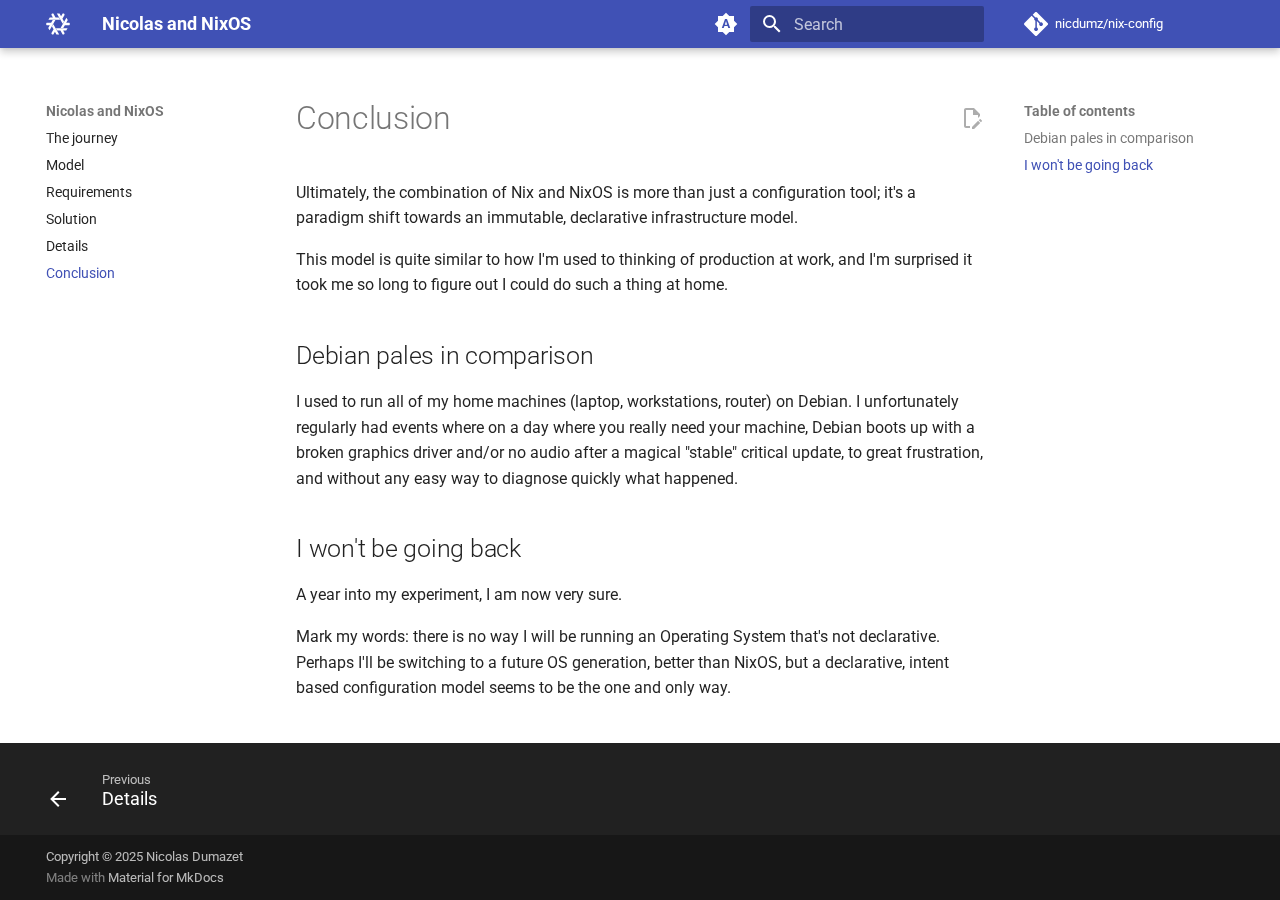
<file: conclusion/index.html>
<!doctype html>
<html lang="en" class="no-js">
  <head>
    
      <meta charset="utf-8">
      <meta name="viewport" content="width=device-width,initial-scale=1">
      
      
        <meta name="author" content="Nicolas Dumazet">
      
      
        <link rel="canonical" href="https://nicdumz.fr/nix-config/conclusion/">
      
      
        <link rel="prev" href="../details/">
      
      
      
      <link rel="icon" href="../assets/images/favicon.png">
      <meta name="generator" content="mkdocs-1.6.1, mkdocs-material-9.6.22">
    
    
      
        <title>Conclusion - Nicolas and NixOS</title>
      
    
    
      <link rel="stylesheet" href="../assets/stylesheets/main.84d31ad4.min.css">
      
        
        <link rel="stylesheet" href="../assets/stylesheets/palette.06af60db.min.css">
      
      


    
    
      
    
    
      
        
        
        <link rel="preconnect" href="https://fonts.gstatic.com" crossorigin>
        <link rel="stylesheet" href="https://fonts.googleapis.com/css?family=Roboto:300,300i,400,400i,700,700i%7CRoboto+Mono:400,400i,700,700i&display=fallback">
        <style>:root{--md-text-font:"Roboto";--md-code-font:"Roboto Mono"}</style>
      
    
    
    <script>__md_scope=new URL("..",location),__md_hash=e=>[...e].reduce(((e,_)=>(e<<5)-e+_.charCodeAt(0)),0),__md_get=(e,_=localStorage,t=__md_scope)=>JSON.parse(_.getItem(t.pathname+"."+e)),__md_set=(e,_,t=localStorage,a=__md_scope)=>{try{t.setItem(a.pathname+"."+e,JSON.stringify(_))}catch(e){}}</script>
    
      
  


  
  

<script id="__analytics">function __md_analytics(){function e(){dataLayer.push(arguments)}window.dataLayer=window.dataLayer||[],e("js",new Date),e("config","G-FT3XEHJ2DX"),document.addEventListener("DOMContentLoaded",(function(){document.forms.search&&document.forms.search.query.addEventListener("blur",(function(){this.value&&e("event","search",{search_term:this.value})}));document$.subscribe((function(){var t=document.forms.feedback;if(void 0!==t)for(var a of t.querySelectorAll("[type=submit]"))a.addEventListener("click",(function(a){a.preventDefault();var n=document.location.pathname,d=this.getAttribute("data-md-value");e("event","feedback",{page:n,data:d}),t.firstElementChild.disabled=!0;var r=t.querySelector(".md-feedback__note [data-md-value='"+d+"']");r&&(r.hidden=!1)})),t.hidden=!1})),location$.subscribe((function(t){e("config","G-FT3XEHJ2DX",{page_path:t.pathname})}))}));var t=document.createElement("script");t.async=!0,t.src="https://www.googletagmanager.com/gtag/js?id=G-FT3XEHJ2DX",document.getElementById("__analytics").insertAdjacentElement("afterEnd",t)}</script>
  
    <script>"undefined"!=typeof __md_analytics&&__md_analytics()</script>
  

    
    
    
  </head>
  
  
    
    
      
    
    
    
    
    <body dir="ltr" data-md-color-scheme="default" data-md-color-primary="indigo" data-md-color-accent="indigo">
  
    
    <input class="md-toggle" data-md-toggle="drawer" type="checkbox" id="__drawer" autocomplete="off">
    <input class="md-toggle" data-md-toggle="search" type="checkbox" id="__search" autocomplete="off">
    <label class="md-overlay" for="__drawer"></label>
    <div data-md-component="skip">
      
        
        <a href="#conclusion" class="md-skip">
          Skip to content
        </a>
      
    </div>
    <div data-md-component="announce">
      
    </div>
    
    
      

  

<header class="md-header md-header--shadow" data-md-component="header">
  <nav class="md-header__inner md-grid" aria-label="Header">
    <a href=".." title="Nicolas and NixOS" class="md-header__button md-logo" aria-label="Nicolas and NixOS" data-md-component="logo">
      
  
  <svg xmlns="http://www.w3.org/2000/svg" viewBox="0 0 24 24"><path d="m7.352 1.592-1.364.002L5.32 2.75l1.557 2.713-3.137-.008-1.32 2.34h11.69l-1.353-2.332-3.192-.006-2.214-3.865zm6.175 0-2.687.025 5.846 10.127 1.341-2.34-1.59-2.765 2.24-3.85-.683-1.182h-1.336l-1.57 2.705-1.56-2.72zm6.887 4.195-5.846 10.125 2.696-.008 1.601-2.76 4.453.016.682-1.183-.666-1.157-3.13-.008L21.778 8.1l-1.365-2.313zM9.432 8.086l-2.696.008-1.601 2.76-4.453-.016L0 12.02l.666 1.157 3.13.008-1.575 2.71 1.365 2.315zM7.33 12.25l-.006.01-.002-.004-1.342 2.34 1.59 2.765-2.24 3.85.684 1.182H7.35l.004-.006h.001l1.567-2.698 1.558 2.72 2.688-.026-.004-.006h.01zm2.55 3.93 1.354 2.332 3.192.006 2.215 3.865 1.363-.002.668-1.156-1.557-2.713 3.137.008 1.32-2.34z"/></svg>

    </a>
    <label class="md-header__button md-icon" for="__drawer">
      
      <svg xmlns="http://www.w3.org/2000/svg" viewBox="0 0 24 24"><path d="M3 6h18v2H3zm0 5h18v2H3zm0 5h18v2H3z"/></svg>
    </label>
    <div class="md-header__title" data-md-component="header-title">
      <div class="md-header__ellipsis">
        <div class="md-header__topic">
          <span class="md-ellipsis">
            Nicolas and NixOS
          </span>
        </div>
        <div class="md-header__topic" data-md-component="header-topic">
          <span class="md-ellipsis">
            
              Conclusion
            
          </span>
        </div>
      </div>
    </div>
    
      
        <form class="md-header__option" data-md-component="palette">
  
    
    
    
    <input class="md-option" data-md-color-media="(prefers-color-scheme)" data-md-color-scheme="default" data-md-color-primary="indigo" data-md-color-accent="indigo"  aria-label="Switch to light mode"  type="radio" name="__palette" id="__palette_0">
    
      <label class="md-header__button md-icon" title="Switch to light mode" for="__palette_1" hidden>
        <svg xmlns="http://www.w3.org/2000/svg" viewBox="0 0 24 24"><path d="m14.3 16-.7-2h-3.2l-.7 2H7.8L11 7h2l3.2 9zM20 8.69V4h-4.69L12 .69 8.69 4H4v4.69L.69 12 4 15.31V20h4.69L12 23.31 15.31 20H20v-4.69L23.31 12zm-9.15 3.96h2.3L12 9z"/></svg>
      </label>
    
  
    
    
    
    <input class="md-option" data-md-color-media="(prefers-color-scheme: light)" data-md-color-scheme="default" data-md-color-primary="indigo" data-md-color-accent="indigo"  aria-label="Switch to dark mode"  type="radio" name="__palette" id="__palette_1">
    
      <label class="md-header__button md-icon" title="Switch to dark mode" for="__palette_2" hidden>
        <svg xmlns="http://www.w3.org/2000/svg" viewBox="0 0 24 24"><path d="M12 8a4 4 0 0 0-4 4 4 4 0 0 0 4 4 4 4 0 0 0 4-4 4 4 0 0 0-4-4m0 10a6 6 0 0 1-6-6 6 6 0 0 1 6-6 6 6 0 0 1 6 6 6 6 0 0 1-6 6m8-9.31V4h-4.69L12 .69 8.69 4H4v4.69L.69 12 4 15.31V20h4.69L12 23.31 15.31 20H20v-4.69L23.31 12z"/></svg>
      </label>
    
  
    
    
    
    <input class="md-option" data-md-color-media="(prefers-color-scheme: dark)" data-md-color-scheme="slate" data-md-color-primary="black" data-md-color-accent="indigo"  aria-label="Switch to system preference"  type="radio" name="__palette" id="__palette_2">
    
      <label class="md-header__button md-icon" title="Switch to system preference" for="__palette_0" hidden>
        <svg xmlns="http://www.w3.org/2000/svg" viewBox="0 0 24 24"><path d="M12 18c-.89 0-1.74-.2-2.5-.55C11.56 16.5 13 14.42 13 12s-1.44-4.5-3.5-5.45C10.26 6.2 11.11 6 12 6a6 6 0 0 1 6 6 6 6 0 0 1-6 6m8-9.31V4h-4.69L12 .69 8.69 4H4v4.69L.69 12 4 15.31V20h4.69L12 23.31 15.31 20H20v-4.69L23.31 12z"/></svg>
      </label>
    
  
</form>
      
    
    
      <script>var palette=__md_get("__palette");if(palette&&palette.color){if("(prefers-color-scheme)"===palette.color.media){var media=matchMedia("(prefers-color-scheme: light)"),input=document.querySelector(media.matches?"[data-md-color-media='(prefers-color-scheme: light)']":"[data-md-color-media='(prefers-color-scheme: dark)']");palette.color.media=input.getAttribute("data-md-color-media"),palette.color.scheme=input.getAttribute("data-md-color-scheme"),palette.color.primary=input.getAttribute("data-md-color-primary"),palette.color.accent=input.getAttribute("data-md-color-accent")}for(var[key,value]of Object.entries(palette.color))document.body.setAttribute("data-md-color-"+key,value)}</script>
    
    
    
      
      
        <label class="md-header__button md-icon" for="__search">
          
          <svg xmlns="http://www.w3.org/2000/svg" viewBox="0 0 24 24"><path d="M9.5 3A6.5 6.5 0 0 1 16 9.5c0 1.61-.59 3.09-1.56 4.23l.27.27h.79l5 5-1.5 1.5-5-5v-.79l-.27-.27A6.52 6.52 0 0 1 9.5 16 6.5 6.5 0 0 1 3 9.5 6.5 6.5 0 0 1 9.5 3m0 2C7 5 5 7 5 9.5S7 14 9.5 14 14 12 14 9.5 12 5 9.5 5"/></svg>
        </label>
        <div class="md-search" data-md-component="search" role="dialog">
  <label class="md-search__overlay" for="__search"></label>
  <div class="md-search__inner" role="search">
    <form class="md-search__form" name="search">
      <input type="text" class="md-search__input" name="query" aria-label="Search" placeholder="Search" autocapitalize="off" autocorrect="off" autocomplete="off" spellcheck="false" data-md-component="search-query" required>
      <label class="md-search__icon md-icon" for="__search">
        
        <svg xmlns="http://www.w3.org/2000/svg" viewBox="0 0 24 24"><path d="M9.5 3A6.5 6.5 0 0 1 16 9.5c0 1.61-.59 3.09-1.56 4.23l.27.27h.79l5 5-1.5 1.5-5-5v-.79l-.27-.27A6.52 6.52 0 0 1 9.5 16 6.5 6.5 0 0 1 3 9.5 6.5 6.5 0 0 1 9.5 3m0 2C7 5 5 7 5 9.5S7 14 9.5 14 14 12 14 9.5 12 5 9.5 5"/></svg>
        
        <svg xmlns="http://www.w3.org/2000/svg" viewBox="0 0 24 24"><path d="M20 11v2H8l5.5 5.5-1.42 1.42L4.16 12l7.92-7.92L13.5 5.5 8 11z"/></svg>
      </label>
      <nav class="md-search__options" aria-label="Search">
        
        <button type="reset" class="md-search__icon md-icon" title="Clear" aria-label="Clear" tabindex="-1">
          
          <svg xmlns="http://www.w3.org/2000/svg" viewBox="0 0 24 24"><path d="M19 6.41 17.59 5 12 10.59 6.41 5 5 6.41 10.59 12 5 17.59 6.41 19 12 13.41 17.59 19 19 17.59 13.41 12z"/></svg>
        </button>
      </nav>
      
    </form>
    <div class="md-search__output">
      <div class="md-search__scrollwrap" tabindex="0" data-md-scrollfix>
        <div class="md-search-result" data-md-component="search-result">
          <div class="md-search-result__meta">
            Initializing search
          </div>
          <ol class="md-search-result__list" role="presentation"></ol>
        </div>
      </div>
    </div>
  </div>
</div>
      
    
    
      <div class="md-header__source">
        <a href="https://github.com/nicdumz/nix-config" title="Go to repository" class="md-source" data-md-component="source">
  <div class="md-source__icon md-icon">
    
    <svg xmlns="http://www.w3.org/2000/svg" viewBox="0 0 24 24"><path d="M23.546 10.93 13.067.452a1.55 1.55 0 0 0-2.188 0L8.708 2.627l2.76 2.76a1.838 1.838 0 0 1 2.327 2.341l2.658 2.66a1.838 1.838 0 0 1 1.9 3.039 1.837 1.837 0 0 1-2.6 0 1.85 1.85 0 0 1-.404-1.996L12.86 8.955v6.525c.176.086.342.203.488.348a1.85 1.85 0 0 1 0 2.6 1.844 1.844 0 0 1-2.609 0 1.834 1.834 0 0 1 0-2.598c.182-.18.387-.316.605-.406V8.835a1.834 1.834 0 0 1-.996-2.41L7.636 3.7.45 10.881c-.6.605-.6 1.584 0 2.189l10.48 10.477a1.545 1.545 0 0 0 2.186 0l10.43-10.43a1.544 1.544 0 0 0 0-2.187"/></svg>
  </div>
  <div class="md-source__repository">
    nicdumz/nix-config
  </div>
</a>
      </div>
    
  </nav>
  
</header>
    
    <div class="md-container" data-md-component="container">
      
      
        
          
        
      
      <main class="md-main" data-md-component="main">
        <div class="md-main__inner md-grid">
          
            
              
              <div class="md-sidebar md-sidebar--primary" data-md-component="sidebar" data-md-type="navigation" >
                <div class="md-sidebar__scrollwrap">
                  <div class="md-sidebar__inner">
                    



<nav class="md-nav md-nav--primary" aria-label="Navigation" data-md-level="0">
  <label class="md-nav__title" for="__drawer">
    <a href=".." title="Nicolas and NixOS" class="md-nav__button md-logo" aria-label="Nicolas and NixOS" data-md-component="logo">
      
  
  <svg xmlns="http://www.w3.org/2000/svg" viewBox="0 0 24 24"><path d="m7.352 1.592-1.364.002L5.32 2.75l1.557 2.713-3.137-.008-1.32 2.34h11.69l-1.353-2.332-3.192-.006-2.214-3.865zm6.175 0-2.687.025 5.846 10.127 1.341-2.34-1.59-2.765 2.24-3.85-.683-1.182h-1.336l-1.57 2.705-1.56-2.72zm6.887 4.195-5.846 10.125 2.696-.008 1.601-2.76 4.453.016.682-1.183-.666-1.157-3.13-.008L21.778 8.1l-1.365-2.313zM9.432 8.086l-2.696.008-1.601 2.76-4.453-.016L0 12.02l.666 1.157 3.13.008-1.575 2.71 1.365 2.315zM7.33 12.25l-.006.01-.002-.004-1.342 2.34 1.59 2.765-2.24 3.85.684 1.182H7.35l.004-.006h.001l1.567-2.698 1.558 2.72 2.688-.026-.004-.006h.01zm2.55 3.93 1.354 2.332 3.192.006 2.215 3.865 1.363-.002.668-1.156-1.557-2.713 3.137.008 1.32-2.34z"/></svg>

    </a>
    Nicolas and NixOS
  </label>
  
    <div class="md-nav__source">
      <a href="https://github.com/nicdumz/nix-config" title="Go to repository" class="md-source" data-md-component="source">
  <div class="md-source__icon md-icon">
    
    <svg xmlns="http://www.w3.org/2000/svg" viewBox="0 0 24 24"><path d="M23.546 10.93 13.067.452a1.55 1.55 0 0 0-2.188 0L8.708 2.627l2.76 2.76a1.838 1.838 0 0 1 2.327 2.341l2.658 2.66a1.838 1.838 0 0 1 1.9 3.039 1.837 1.837 0 0 1-2.6 0 1.85 1.85 0 0 1-.404-1.996L12.86 8.955v6.525c.176.086.342.203.488.348a1.85 1.85 0 0 1 0 2.6 1.844 1.844 0 0 1-2.609 0 1.834 1.834 0 0 1 0-2.598c.182-.18.387-.316.605-.406V8.835a1.834 1.834 0 0 1-.996-2.41L7.636 3.7.45 10.881c-.6.605-.6 1.584 0 2.189l10.48 10.477a1.545 1.545 0 0 0 2.186 0l10.43-10.43a1.544 1.544 0 0 0 0-2.187"/></svg>
  </div>
  <div class="md-source__repository">
    nicdumz/nix-config
  </div>
</a>
    </div>
  
  <ul class="md-nav__list" data-md-scrollfix>
    
      
      
  
  
  
  
    <li class="md-nav__item">
      <a href=".." class="md-nav__link">
        
  
  
  <span class="md-ellipsis">
    The journey
    
  </span>
  

      </a>
    </li>
  

    
      
      
  
  
  
  
    <li class="md-nav__item">
      <a href="../model/" class="md-nav__link">
        
  
  
  <span class="md-ellipsis">
    Model
    
  </span>
  

      </a>
    </li>
  

    
      
      
  
  
  
  
    <li class="md-nav__item">
      <a href="../requirements/" class="md-nav__link">
        
  
  
  <span class="md-ellipsis">
    Requirements
    
  </span>
  

      </a>
    </li>
  

    
      
      
  
  
  
  
    <li class="md-nav__item">
      <a href="../solution/" class="md-nav__link">
        
  
  
  <span class="md-ellipsis">
    Solution
    
  </span>
  

      </a>
    </li>
  

    
      
      
  
  
  
  
    <li class="md-nav__item">
      <a href="../details/" class="md-nav__link">
        
  
  
  <span class="md-ellipsis">
    Details
    
  </span>
  

      </a>
    </li>
  

    
      
      
  
  
    
  
  
  
    <li class="md-nav__item md-nav__item--active">
      
      <input class="md-nav__toggle md-toggle" type="checkbox" id="__toc">
      
      
        
      
      
        <label class="md-nav__link md-nav__link--active" for="__toc">
          
  
  
  <span class="md-ellipsis">
    Conclusion
    
  </span>
  

          <span class="md-nav__icon md-icon"></span>
        </label>
      
      <a href="./" class="md-nav__link md-nav__link--active">
        
  
  
  <span class="md-ellipsis">
    Conclusion
    
  </span>
  

      </a>
      
        

<nav class="md-nav md-nav--secondary" aria-label="Table of contents">
  
  
  
    
  
  
    <label class="md-nav__title" for="__toc">
      <span class="md-nav__icon md-icon"></span>
      Table of contents
    </label>
    <ul class="md-nav__list" data-md-component="toc" data-md-scrollfix>
      
        <li class="md-nav__item">
  <a href="#debian-pales-in-comparison" class="md-nav__link">
    <span class="md-ellipsis">
      Debian pales in comparison
    </span>
  </a>
  
</li>
      
        <li class="md-nav__item">
  <a href="#i-wont-be-going-back" class="md-nav__link">
    <span class="md-ellipsis">
      I won't be going back
    </span>
  </a>
  
</li>
      
    </ul>
  
</nav>
      
    </li>
  

    
  </ul>
</nav>
                  </div>
                </div>
              </div>
            
            
              
              <div class="md-sidebar md-sidebar--secondary" data-md-component="sidebar" data-md-type="toc" >
                <div class="md-sidebar__scrollwrap">
                  <div class="md-sidebar__inner">
                    

<nav class="md-nav md-nav--secondary" aria-label="Table of contents">
  
  
  
    
  
  
    <label class="md-nav__title" for="__toc">
      <span class="md-nav__icon md-icon"></span>
      Table of contents
    </label>
    <ul class="md-nav__list" data-md-component="toc" data-md-scrollfix>
      
        <li class="md-nav__item">
  <a href="#debian-pales-in-comparison" class="md-nav__link">
    <span class="md-ellipsis">
      Debian pales in comparison
    </span>
  </a>
  
</li>
      
        <li class="md-nav__item">
  <a href="#i-wont-be-going-back" class="md-nav__link">
    <span class="md-ellipsis">
      I won't be going back
    </span>
  </a>
  
</li>
      
    </ul>
  
</nav>
                  </div>
                </div>
              </div>
            
          
          
            <div class="md-content" data-md-component="content">
              <article class="md-content__inner md-typeset">
                
                  


  
    <a href="https://github.com/nicdumz/nix-config/edit/main/docs/conclusion.md" title="Edit this page" class="md-content__button md-icon" rel="edit">
      
      <svg xmlns="http://www.w3.org/2000/svg" viewBox="0 0 24 24"><path d="M10 20H6V4h7v5h5v3.1l2-2V8l-6-6H6c-1.1 0-2 .9-2 2v16c0 1.1.9 2 2 2h4zm10.2-7c.1 0 .3.1.4.2l1.3 1.3c.2.2.2.6 0 .8l-1 1-2.1-2.1 1-1c.1-.1.2-.2.4-.2m0 3.9L14.1 23H12v-2.1l6.1-6.1z"/></svg>
    </a>
  
  


<h1 id="conclusion">Conclusion<a class="headerlink" href="#conclusion" title="Permanent link">&para;</a></h1>
<p>Ultimately, the combination of Nix and NixOS is more than just a configuration tool; it's a paradigm
shift towards an immutable, declarative infrastructure model.</p>
<p>This model is quite similar to how I'm used to thinking of production at work, and I'm surprised it
took me so long to figure out I could do such a thing at home.</p>
<h2 id="debian-pales-in-comparison">Debian pales in comparison<a class="headerlink" href="#debian-pales-in-comparison" title="Permanent link">&para;</a></h2>
<p>I used to run all of my home machines (laptop, workstations, router) on Debian. I unfortunately
regularly had events where on a day where you really need your machine, Debian boots up with a
broken graphics driver and/or no audio after a magical "stable" critical update, to great
frustration, and without any easy way to diagnose quickly what happened.</p>
<h2 id="i-wont-be-going-back">I won't be going back<a class="headerlink" href="#i-wont-be-going-back" title="Permanent link">&para;</a></h2>
<p>A year into my experiment, I am now very sure.</p>
<p>Mark my words: there is no way I will be running an Operating System that's not declarative. Perhaps
I'll be switching to a future OS generation, better than NixOS, but a declarative, intent based
configuration model seems to be the one and only way.</p>









  




                
              </article>
            </div>
          
          
<script>var target=document.getElementById(location.hash.slice(1));target&&target.name&&(target.checked=target.name.startsWith("__tabbed_"))</script>
        </div>
        
      </main>
      
        <footer class="md-footer">
  
    
      
      <nav class="md-footer__inner md-grid" aria-label="Footer" >
        
          
          <a href="../details/" class="md-footer__link md-footer__link--prev" aria-label="Previous: Details">
            <div class="md-footer__button md-icon">
              
              <svg xmlns="http://www.w3.org/2000/svg" viewBox="0 0 24 24"><path d="M20 11v2H8l5.5 5.5-1.42 1.42L4.16 12l7.92-7.92L13.5 5.5 8 11z"/></svg>
            </div>
            <div class="md-footer__title">
              <span class="md-footer__direction">
                Previous
              </span>
              <div class="md-ellipsis">
                Details
              </div>
            </div>
          </a>
        
        
      </nav>
    
  
  <div class="md-footer-meta md-typeset">
    <div class="md-footer-meta__inner md-grid">
      <div class="md-copyright">
  
    <div class="md-copyright__highlight">
      Copyright &copy; 2025 Nicolas Dumazet
    </div>
  
  
    Made with
    <a href="https://squidfunk.github.io/mkdocs-material/" target="_blank" rel="noopener">
      Material for MkDocs
    </a>
  
</div>
      
    </div>
  </div>
</footer>
      
    </div>
    <div class="md-dialog" data-md-component="dialog">
      <div class="md-dialog__inner md-typeset"></div>
    </div>
    
    
    
      
      <script id="__config" type="application/json">{"base": "..", "features": ["header.autohide", "content.action.edit", "content.code.annotate", "content.code.copy", "navigation.instant", "navigation.footer", "navigation.tracking", "toc.follow"], "search": "../assets/javascripts/workers/search.973d3a69.min.js", "tags": null, "translations": {"clipboard.copied": "Copied to clipboard", "clipboard.copy": "Copy to clipboard", "search.result.more.one": "1 more on this page", "search.result.more.other": "# more on this page", "search.result.none": "No matching documents", "search.result.one": "1 matching document", "search.result.other": "# matching documents", "search.result.placeholder": "Type to start searching", "search.result.term.missing": "Missing", "select.version": "Select version"}, "version": null}</script>
    
    
      <script src="../assets/javascripts/bundle.f55a23d4.min.js"></script>
      
    
  </body>
</html>
</file>
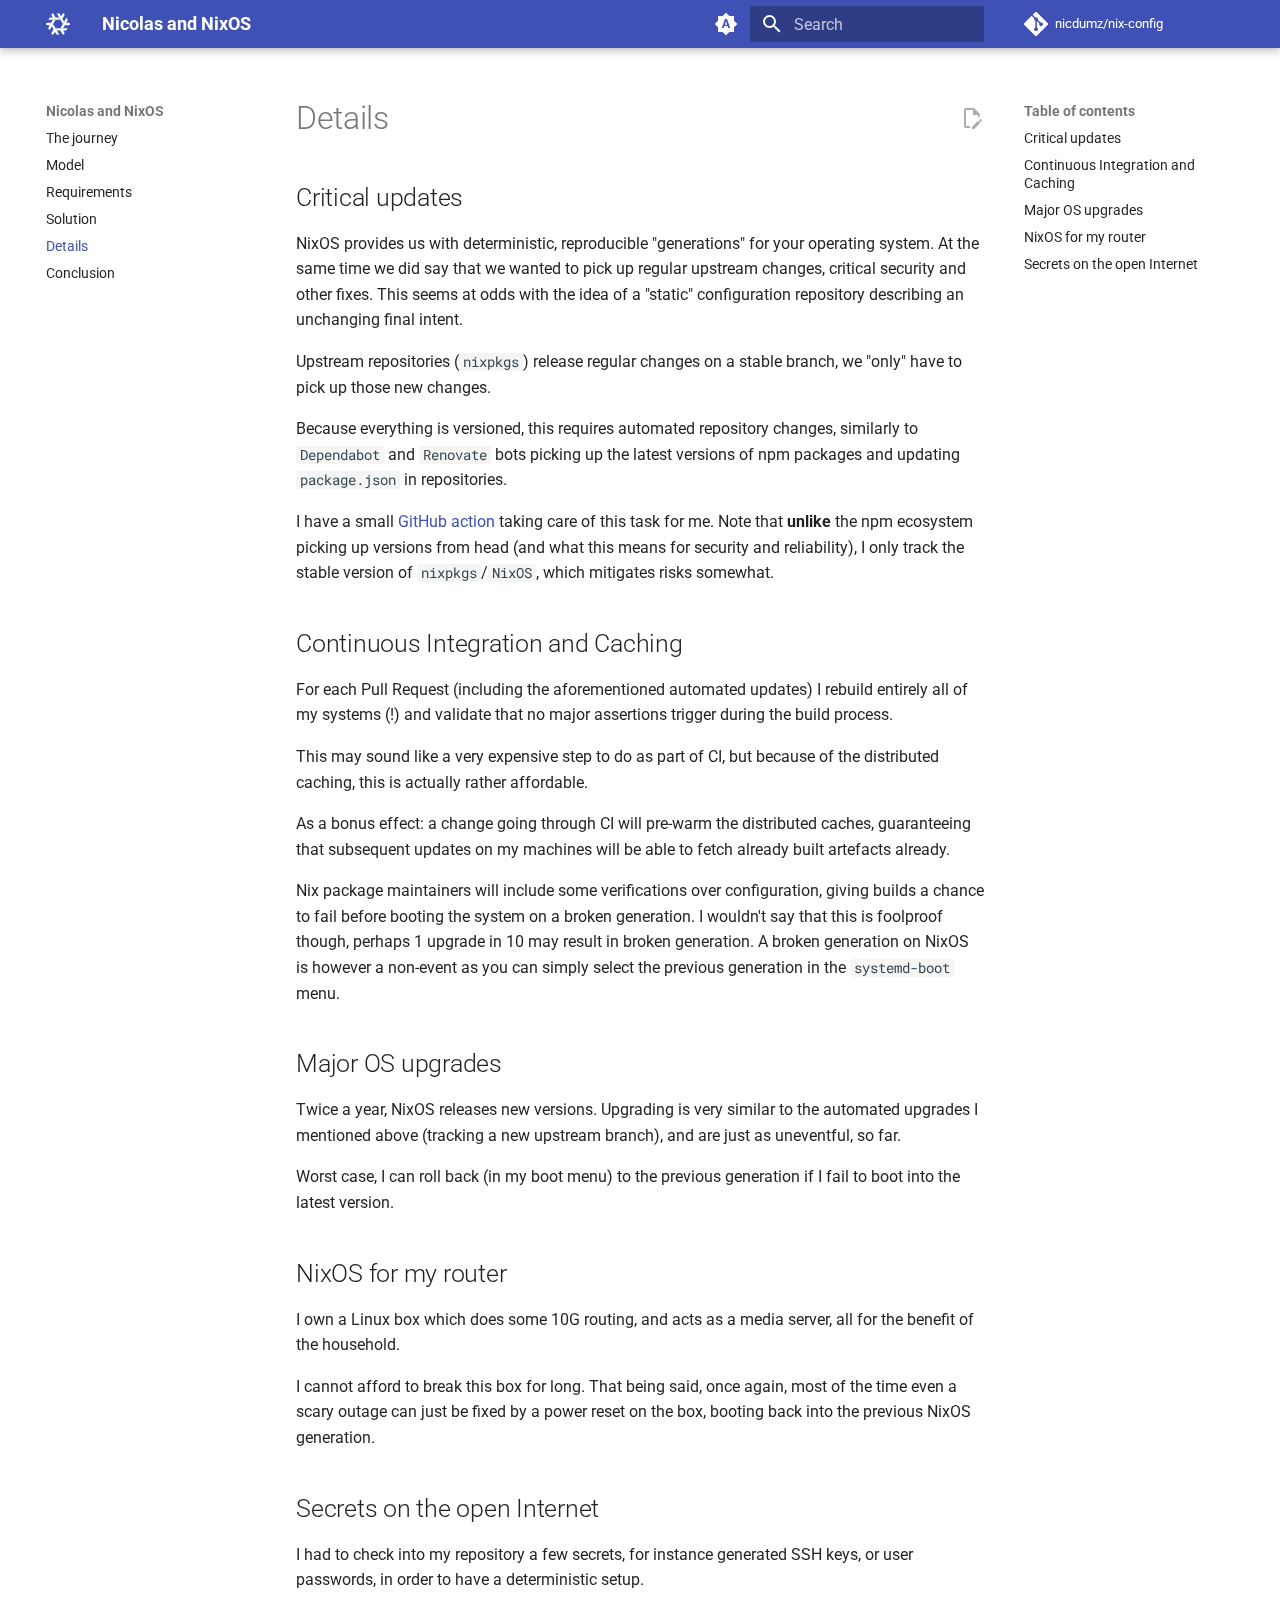
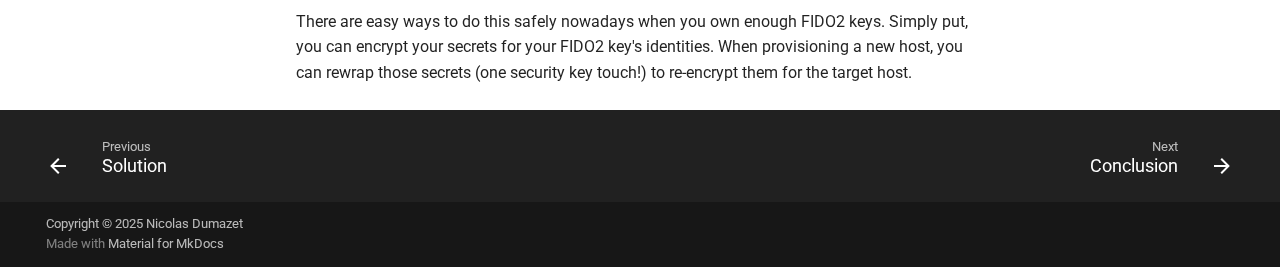
<file: details/index.html>
<!doctype html>
<html lang="en" class="no-js">
  <head>
    
      <meta charset="utf-8">
      <meta name="viewport" content="width=device-width,initial-scale=1">
      
      
        <meta name="author" content="Nicolas Dumazet">
      
      
        <link rel="canonical" href="https://nicdumz.fr/nix-config/details/">
      
      
        <link rel="prev" href="../solution/">
      
      
        <link rel="next" href="../conclusion/">
      
      
      <link rel="icon" href="../assets/images/favicon.png">
      <meta name="generator" content="mkdocs-1.6.1, mkdocs-material-9.6.23">
    
    
      
        <title>Details - Nicolas and NixOS</title>
      
    
    
      <link rel="stylesheet" href="../assets/stylesheets/main.84d31ad4.min.css">
      
        
        <link rel="stylesheet" href="../assets/stylesheets/palette.06af60db.min.css">
      
      


    
    
      
    
    
      
        
        
        <link rel="preconnect" href="https://fonts.gstatic.com" crossorigin>
        <link rel="stylesheet" href="https://fonts.googleapis.com/css?family=Roboto:300,300i,400,400i,700,700i%7CRoboto+Mono:400,400i,700,700i&display=fallback">
        <style>:root{--md-text-font:"Roboto";--md-code-font:"Roboto Mono"}</style>
      
    
    
    <script>__md_scope=new URL("..",location),__md_hash=e=>[...e].reduce(((e,_)=>(e<<5)-e+_.charCodeAt(0)),0),__md_get=(e,_=localStorage,t=__md_scope)=>JSON.parse(_.getItem(t.pathname+"."+e)),__md_set=(e,_,t=localStorage,a=__md_scope)=>{try{t.setItem(a.pathname+"."+e,JSON.stringify(_))}catch(e){}}</script>
    
      
  


  
  

<script id="__analytics">function __md_analytics(){function e(){dataLayer.push(arguments)}window.dataLayer=window.dataLayer||[],e("js",new Date),e("config","G-FT3XEHJ2DX"),document.addEventListener("DOMContentLoaded",(function(){document.forms.search&&document.forms.search.query.addEventListener("blur",(function(){this.value&&e("event","search",{search_term:this.value})}));document$.subscribe((function(){var t=document.forms.feedback;if(void 0!==t)for(var a of t.querySelectorAll("[type=submit]"))a.addEventListener("click",(function(a){a.preventDefault();var n=document.location.pathname,d=this.getAttribute("data-md-value");e("event","feedback",{page:n,data:d}),t.firstElementChild.disabled=!0;var r=t.querySelector(".md-feedback__note [data-md-value='"+d+"']");r&&(r.hidden=!1)})),t.hidden=!1})),location$.subscribe((function(t){e("config","G-FT3XEHJ2DX",{page_path:t.pathname})}))}));var t=document.createElement("script");t.async=!0,t.src="https://www.googletagmanager.com/gtag/js?id=G-FT3XEHJ2DX",document.getElementById("__analytics").insertAdjacentElement("afterEnd",t)}</script>
  
    <script>"undefined"!=typeof __md_analytics&&__md_analytics()</script>
  

    
    
    
  </head>
  
  
    
    
      
    
    
    
    
    <body dir="ltr" data-md-color-scheme="default" data-md-color-primary="indigo" data-md-color-accent="indigo">
  
    
    <input class="md-toggle" data-md-toggle="drawer" type="checkbox" id="__drawer" autocomplete="off">
    <input class="md-toggle" data-md-toggle="search" type="checkbox" id="__search" autocomplete="off">
    <label class="md-overlay" for="__drawer"></label>
    <div data-md-component="skip">
      
        
        <a href="#details" class="md-skip">
          Skip to content
        </a>
      
    </div>
    <div data-md-component="announce">
      
    </div>
    
    
      

  

<header class="md-header md-header--shadow" data-md-component="header">
  <nav class="md-header__inner md-grid" aria-label="Header">
    <a href=".." title="Nicolas and NixOS" class="md-header__button md-logo" aria-label="Nicolas and NixOS" data-md-component="logo">
      
  
  <svg xmlns="http://www.w3.org/2000/svg" viewBox="0 0 24 24"><path d="m7.352 1.592-1.364.002L5.32 2.75l1.557 2.713-3.137-.008-1.32 2.34h11.69l-1.353-2.332-3.192-.006-2.214-3.865zm6.175 0-2.687.025 5.846 10.127 1.341-2.34-1.59-2.765 2.24-3.85-.683-1.182h-1.336l-1.57 2.705-1.56-2.72zm6.887 4.195-5.846 10.125 2.696-.008 1.601-2.76 4.453.016.682-1.183-.666-1.157-3.13-.008L21.778 8.1l-1.365-2.313zM9.432 8.086l-2.696.008-1.601 2.76-4.453-.016L0 12.02l.666 1.157 3.13.008-1.575 2.71 1.365 2.315zM7.33 12.25l-.006.01-.002-.004-1.342 2.34 1.59 2.765-2.24 3.85.684 1.182H7.35l.004-.006h.001l1.567-2.698 1.558 2.72 2.688-.026-.004-.006h.01zm2.55 3.93 1.354 2.332 3.192.006 2.215 3.865 1.363-.002.668-1.156-1.557-2.713 3.137.008 1.32-2.34z"/></svg>

    </a>
    <label class="md-header__button md-icon" for="__drawer">
      
      <svg xmlns="http://www.w3.org/2000/svg" viewBox="0 0 24 24"><path d="M3 6h18v2H3zm0 5h18v2H3zm0 5h18v2H3z"/></svg>
    </label>
    <div class="md-header__title" data-md-component="header-title">
      <div class="md-header__ellipsis">
        <div class="md-header__topic">
          <span class="md-ellipsis">
            Nicolas and NixOS
          </span>
        </div>
        <div class="md-header__topic" data-md-component="header-topic">
          <span class="md-ellipsis">
            
              Details
            
          </span>
        </div>
      </div>
    </div>
    
      
        <form class="md-header__option" data-md-component="palette">
  
    
    
    
    <input class="md-option" data-md-color-media="(prefers-color-scheme)" data-md-color-scheme="default" data-md-color-primary="indigo" data-md-color-accent="indigo"  aria-label="Switch to light mode"  type="radio" name="__palette" id="__palette_0">
    
      <label class="md-header__button md-icon" title="Switch to light mode" for="__palette_1" hidden>
        <svg xmlns="http://www.w3.org/2000/svg" viewBox="0 0 24 24"><path d="m14.3 16-.7-2h-3.2l-.7 2H7.8L11 7h2l3.2 9zM20 8.69V4h-4.69L12 .69 8.69 4H4v4.69L.69 12 4 15.31V20h4.69L12 23.31 15.31 20H20v-4.69L23.31 12zm-9.15 3.96h2.3L12 9z"/></svg>
      </label>
    
  
    
    
    
    <input class="md-option" data-md-color-media="(prefers-color-scheme: light)" data-md-color-scheme="default" data-md-color-primary="indigo" data-md-color-accent="indigo"  aria-label="Switch to dark mode"  type="radio" name="__palette" id="__palette_1">
    
      <label class="md-header__button md-icon" title="Switch to dark mode" for="__palette_2" hidden>
        <svg xmlns="http://www.w3.org/2000/svg" viewBox="0 0 24 24"><path d="M12 8a4 4 0 0 0-4 4 4 4 0 0 0 4 4 4 4 0 0 0 4-4 4 4 0 0 0-4-4m0 10a6 6 0 0 1-6-6 6 6 0 0 1 6-6 6 6 0 0 1 6 6 6 6 0 0 1-6 6m8-9.31V4h-4.69L12 .69 8.69 4H4v4.69L.69 12 4 15.31V20h4.69L12 23.31 15.31 20H20v-4.69L23.31 12z"/></svg>
      </label>
    
  
    
    
    
    <input class="md-option" data-md-color-media="(prefers-color-scheme: dark)" data-md-color-scheme="slate" data-md-color-primary="black" data-md-color-accent="indigo"  aria-label="Switch to system preference"  type="radio" name="__palette" id="__palette_2">
    
      <label class="md-header__button md-icon" title="Switch to system preference" for="__palette_0" hidden>
        <svg xmlns="http://www.w3.org/2000/svg" viewBox="0 0 24 24"><path d="M12 18c-.89 0-1.74-.2-2.5-.55C11.56 16.5 13 14.42 13 12s-1.44-4.5-3.5-5.45C10.26 6.2 11.11 6 12 6a6 6 0 0 1 6 6 6 6 0 0 1-6 6m8-9.31V4h-4.69L12 .69 8.69 4H4v4.69L.69 12 4 15.31V20h4.69L12 23.31 15.31 20H20v-4.69L23.31 12z"/></svg>
      </label>
    
  
</form>
      
    
    
      <script>var palette=__md_get("__palette");if(palette&&palette.color){if("(prefers-color-scheme)"===palette.color.media){var media=matchMedia("(prefers-color-scheme: light)"),input=document.querySelector(media.matches?"[data-md-color-media='(prefers-color-scheme: light)']":"[data-md-color-media='(prefers-color-scheme: dark)']");palette.color.media=input.getAttribute("data-md-color-media"),palette.color.scheme=input.getAttribute("data-md-color-scheme"),palette.color.primary=input.getAttribute("data-md-color-primary"),palette.color.accent=input.getAttribute("data-md-color-accent")}for(var[key,value]of Object.entries(palette.color))document.body.setAttribute("data-md-color-"+key,value)}</script>
    
    
    
      
      
        <label class="md-header__button md-icon" for="__search">
          
          <svg xmlns="http://www.w3.org/2000/svg" viewBox="0 0 24 24"><path d="M9.5 3A6.5 6.5 0 0 1 16 9.5c0 1.61-.59 3.09-1.56 4.23l.27.27h.79l5 5-1.5 1.5-5-5v-.79l-.27-.27A6.52 6.52 0 0 1 9.5 16 6.5 6.5 0 0 1 3 9.5 6.5 6.5 0 0 1 9.5 3m0 2C7 5 5 7 5 9.5S7 14 9.5 14 14 12 14 9.5 12 5 9.5 5"/></svg>
        </label>
        <div class="md-search" data-md-component="search" role="dialog">
  <label class="md-search__overlay" for="__search"></label>
  <div class="md-search__inner" role="search">
    <form class="md-search__form" name="search">
      <input type="text" class="md-search__input" name="query" aria-label="Search" placeholder="Search" autocapitalize="off" autocorrect="off" autocomplete="off" spellcheck="false" data-md-component="search-query" required>
      <label class="md-search__icon md-icon" for="__search">
        
        <svg xmlns="http://www.w3.org/2000/svg" viewBox="0 0 24 24"><path d="M9.5 3A6.5 6.5 0 0 1 16 9.5c0 1.61-.59 3.09-1.56 4.23l.27.27h.79l5 5-1.5 1.5-5-5v-.79l-.27-.27A6.52 6.52 0 0 1 9.5 16 6.5 6.5 0 0 1 3 9.5 6.5 6.5 0 0 1 9.5 3m0 2C7 5 5 7 5 9.5S7 14 9.5 14 14 12 14 9.5 12 5 9.5 5"/></svg>
        
        <svg xmlns="http://www.w3.org/2000/svg" viewBox="0 0 24 24"><path d="M20 11v2H8l5.5 5.5-1.42 1.42L4.16 12l7.92-7.92L13.5 5.5 8 11z"/></svg>
      </label>
      <nav class="md-search__options" aria-label="Search">
        
        <button type="reset" class="md-search__icon md-icon" title="Clear" aria-label="Clear" tabindex="-1">
          
          <svg xmlns="http://www.w3.org/2000/svg" viewBox="0 0 24 24"><path d="M19 6.41 17.59 5 12 10.59 6.41 5 5 6.41 10.59 12 5 17.59 6.41 19 12 13.41 17.59 19 19 17.59 13.41 12z"/></svg>
        </button>
      </nav>
      
    </form>
    <div class="md-search__output">
      <div class="md-search__scrollwrap" tabindex="0" data-md-scrollfix>
        <div class="md-search-result" data-md-component="search-result">
          <div class="md-search-result__meta">
            Initializing search
          </div>
          <ol class="md-search-result__list" role="presentation"></ol>
        </div>
      </div>
    </div>
  </div>
</div>
      
    
    
      <div class="md-header__source">
        <a href="https://github.com/nicdumz/nix-config" title="Go to repository" class="md-source" data-md-component="source">
  <div class="md-source__icon md-icon">
    
    <svg xmlns="http://www.w3.org/2000/svg" viewBox="0 0 24 24"><path d="M23.546 10.93 13.067.452a1.55 1.55 0 0 0-2.188 0L8.708 2.627l2.76 2.76a1.838 1.838 0 0 1 2.327 2.341l2.658 2.66a1.838 1.838 0 0 1 1.9 3.039 1.837 1.837 0 0 1-2.6 0 1.85 1.85 0 0 1-.404-1.996L12.86 8.955v6.525c.176.086.342.203.488.348a1.85 1.85 0 0 1 0 2.6 1.844 1.844 0 0 1-2.609 0 1.834 1.834 0 0 1 0-2.598c.182-.18.387-.316.605-.406V8.835a1.834 1.834 0 0 1-.996-2.41L7.636 3.7.45 10.881c-.6.605-.6 1.584 0 2.189l10.48 10.477a1.545 1.545 0 0 0 2.186 0l10.43-10.43a1.544 1.544 0 0 0 0-2.187"/></svg>
  </div>
  <div class="md-source__repository">
    nicdumz/nix-config
  </div>
</a>
      </div>
    
  </nav>
  
</header>
    
    <div class="md-container" data-md-component="container">
      
      
        
          
        
      
      <main class="md-main" data-md-component="main">
        <div class="md-main__inner md-grid">
          
            
              
              <div class="md-sidebar md-sidebar--primary" data-md-component="sidebar" data-md-type="navigation" >
                <div class="md-sidebar__scrollwrap">
                  <div class="md-sidebar__inner">
                    



<nav class="md-nav md-nav--primary" aria-label="Navigation" data-md-level="0">
  <label class="md-nav__title" for="__drawer">
    <a href=".." title="Nicolas and NixOS" class="md-nav__button md-logo" aria-label="Nicolas and NixOS" data-md-component="logo">
      
  
  <svg xmlns="http://www.w3.org/2000/svg" viewBox="0 0 24 24"><path d="m7.352 1.592-1.364.002L5.32 2.75l1.557 2.713-3.137-.008-1.32 2.34h11.69l-1.353-2.332-3.192-.006-2.214-3.865zm6.175 0-2.687.025 5.846 10.127 1.341-2.34-1.59-2.765 2.24-3.85-.683-1.182h-1.336l-1.57 2.705-1.56-2.72zm6.887 4.195-5.846 10.125 2.696-.008 1.601-2.76 4.453.016.682-1.183-.666-1.157-3.13-.008L21.778 8.1l-1.365-2.313zM9.432 8.086l-2.696.008-1.601 2.76-4.453-.016L0 12.02l.666 1.157 3.13.008-1.575 2.71 1.365 2.315zM7.33 12.25l-.006.01-.002-.004-1.342 2.34 1.59 2.765-2.24 3.85.684 1.182H7.35l.004-.006h.001l1.567-2.698 1.558 2.72 2.688-.026-.004-.006h.01zm2.55 3.93 1.354 2.332 3.192.006 2.215 3.865 1.363-.002.668-1.156-1.557-2.713 3.137.008 1.32-2.34z"/></svg>

    </a>
    Nicolas and NixOS
  </label>
  
    <div class="md-nav__source">
      <a href="https://github.com/nicdumz/nix-config" title="Go to repository" class="md-source" data-md-component="source">
  <div class="md-source__icon md-icon">
    
    <svg xmlns="http://www.w3.org/2000/svg" viewBox="0 0 24 24"><path d="M23.546 10.93 13.067.452a1.55 1.55 0 0 0-2.188 0L8.708 2.627l2.76 2.76a1.838 1.838 0 0 1 2.327 2.341l2.658 2.66a1.838 1.838 0 0 1 1.9 3.039 1.837 1.837 0 0 1-2.6 0 1.85 1.85 0 0 1-.404-1.996L12.86 8.955v6.525c.176.086.342.203.488.348a1.85 1.85 0 0 1 0 2.6 1.844 1.844 0 0 1-2.609 0 1.834 1.834 0 0 1 0-2.598c.182-.18.387-.316.605-.406V8.835a1.834 1.834 0 0 1-.996-2.41L7.636 3.7.45 10.881c-.6.605-.6 1.584 0 2.189l10.48 10.477a1.545 1.545 0 0 0 2.186 0l10.43-10.43a1.544 1.544 0 0 0 0-2.187"/></svg>
  </div>
  <div class="md-source__repository">
    nicdumz/nix-config
  </div>
</a>
    </div>
  
  <ul class="md-nav__list" data-md-scrollfix>
    
      
      
  
  
  
  
    <li class="md-nav__item">
      <a href=".." class="md-nav__link">
        
  
  
  <span class="md-ellipsis">
    The journey
    
  </span>
  

      </a>
    </li>
  

    
      
      
  
  
  
  
    <li class="md-nav__item">
      <a href="../model/" class="md-nav__link">
        
  
  
  <span class="md-ellipsis">
    Model
    
  </span>
  

      </a>
    </li>
  

    
      
      
  
  
  
  
    <li class="md-nav__item">
      <a href="../requirements/" class="md-nav__link">
        
  
  
  <span class="md-ellipsis">
    Requirements
    
  </span>
  

      </a>
    </li>
  

    
      
      
  
  
  
  
    <li class="md-nav__item">
      <a href="../solution/" class="md-nav__link">
        
  
  
  <span class="md-ellipsis">
    Solution
    
  </span>
  

      </a>
    </li>
  

    
      
      
  
  
    
  
  
  
    <li class="md-nav__item md-nav__item--active">
      
      <input class="md-nav__toggle md-toggle" type="checkbox" id="__toc">
      
      
        
      
      
        <label class="md-nav__link md-nav__link--active" for="__toc">
          
  
  
  <span class="md-ellipsis">
    Details
    
  </span>
  

          <span class="md-nav__icon md-icon"></span>
        </label>
      
      <a href="./" class="md-nav__link md-nav__link--active">
        
  
  
  <span class="md-ellipsis">
    Details
    
  </span>
  

      </a>
      
        

<nav class="md-nav md-nav--secondary" aria-label="Table of contents">
  
  
  
    
  
  
    <label class="md-nav__title" for="__toc">
      <span class="md-nav__icon md-icon"></span>
      Table of contents
    </label>
    <ul class="md-nav__list" data-md-component="toc" data-md-scrollfix>
      
        <li class="md-nav__item">
  <a href="#critical-updates" class="md-nav__link">
    <span class="md-ellipsis">
      Critical updates
    </span>
  </a>
  
</li>
      
        <li class="md-nav__item">
  <a href="#continuous-integration-and-caching" class="md-nav__link">
    <span class="md-ellipsis">
      Continuous Integration and Caching
    </span>
  </a>
  
</li>
      
        <li class="md-nav__item">
  <a href="#major-os-upgrades" class="md-nav__link">
    <span class="md-ellipsis">
      Major OS upgrades
    </span>
  </a>
  
</li>
      
        <li class="md-nav__item">
  <a href="#nixos-for-my-router" class="md-nav__link">
    <span class="md-ellipsis">
      NixOS for my router
    </span>
  </a>
  
</li>
      
        <li class="md-nav__item">
  <a href="#secrets-on-the-open-internet" class="md-nav__link">
    <span class="md-ellipsis">
      Secrets on the open Internet
    </span>
  </a>
  
</li>
      
    </ul>
  
</nav>
      
    </li>
  

    
      
      
  
  
  
  
    <li class="md-nav__item">
      <a href="../conclusion/" class="md-nav__link">
        
  
  
  <span class="md-ellipsis">
    Conclusion
    
  </span>
  

      </a>
    </li>
  

    
  </ul>
</nav>
                  </div>
                </div>
              </div>
            
            
              
              <div class="md-sidebar md-sidebar--secondary" data-md-component="sidebar" data-md-type="toc" >
                <div class="md-sidebar__scrollwrap">
                  <div class="md-sidebar__inner">
                    

<nav class="md-nav md-nav--secondary" aria-label="Table of contents">
  
  
  
    
  
  
    <label class="md-nav__title" for="__toc">
      <span class="md-nav__icon md-icon"></span>
      Table of contents
    </label>
    <ul class="md-nav__list" data-md-component="toc" data-md-scrollfix>
      
        <li class="md-nav__item">
  <a href="#critical-updates" class="md-nav__link">
    <span class="md-ellipsis">
      Critical updates
    </span>
  </a>
  
</li>
      
        <li class="md-nav__item">
  <a href="#continuous-integration-and-caching" class="md-nav__link">
    <span class="md-ellipsis">
      Continuous Integration and Caching
    </span>
  </a>
  
</li>
      
        <li class="md-nav__item">
  <a href="#major-os-upgrades" class="md-nav__link">
    <span class="md-ellipsis">
      Major OS upgrades
    </span>
  </a>
  
</li>
      
        <li class="md-nav__item">
  <a href="#nixos-for-my-router" class="md-nav__link">
    <span class="md-ellipsis">
      NixOS for my router
    </span>
  </a>
  
</li>
      
        <li class="md-nav__item">
  <a href="#secrets-on-the-open-internet" class="md-nav__link">
    <span class="md-ellipsis">
      Secrets on the open Internet
    </span>
  </a>
  
</li>
      
    </ul>
  
</nav>
                  </div>
                </div>
              </div>
            
          
          
            <div class="md-content" data-md-component="content">
              <article class="md-content__inner md-typeset">
                
                  


  
    <a href="https://github.com/nicdumz/nix-config/edit/main/docs/details.md" title="Edit this page" class="md-content__button md-icon" rel="edit">
      
      <svg xmlns="http://www.w3.org/2000/svg" viewBox="0 0 24 24"><path d="M10 20H6V4h7v5h5v3.1l2-2V8l-6-6H6c-1.1 0-2 .9-2 2v16c0 1.1.9 2 2 2h4zm10.2-7c.1 0 .3.1.4.2l1.3 1.3c.2.2.2.6 0 .8l-1 1-2.1-2.1 1-1c.1-.1.2-.2.4-.2m0 3.9L14.1 23H12v-2.1l6.1-6.1z"/></svg>
    </a>
  
  


<h1 id="details">Details<a class="headerlink" href="#details" title="Permanent link">&para;</a></h1>
<h2 id="critical-updates">Critical updates<a class="headerlink" href="#critical-updates" title="Permanent link">&para;</a></h2>
<p>NixOS provides us with deterministic, reproducible "generations" for your operating system. At the
same time we did say that we wanted to pick up regular upstream changes, critical security and other
fixes. This seems at odds with the idea of a "static" configuration repository describing an
unchanging final intent.</p>
<p>Upstream repositories (<code>nixpkgs</code>) release regular changes on a stable branch, we "only" have to pick
up those new changes.</p>
<p>Because everything is versioned, this requires automated repository changes, similarly to
<code>Dependabot</code> and <code>Renovate</code> bots picking up the latest versions of npm packages and updating
<code>package.json</code> in repositories.</p>
<p>I have a small
<a href="https://github.com/nicdumz/nix-config/blob/main/.github/workflows/update-flake-lock.yml">GitHub action</a>
taking care of this task for me. Note that <strong>unlike</strong> the npm ecosystem picking up versions from
head (and what this means for security and reliability), I only track the stable version of
<code>nixpkgs</code>/<code>NixOS</code>, which mitigates risks somewhat.</p>
<h2 id="continuous-integration-and-caching">Continuous Integration and Caching<a class="headerlink" href="#continuous-integration-and-caching" title="Permanent link">&para;</a></h2>
<p>For each Pull Request (including the aforementioned automated updates) I rebuild entirely all of my
systems (!) and validate that no major assertions trigger during the build process.</p>
<p>This may sound like a very expensive step to do as part of CI, but because of the distributed
caching, this is actually rather affordable.</p>
<p>As a bonus effect: a change going through CI will pre-warm the distributed caches, guaranteeing that
subsequent updates on my machines will be able to fetch already built artefacts already.</p>
<p>Nix package maintainers will include some verifications over configuration, giving builds a chance
to fail before booting the system on a broken generation. I wouldn't say that this is foolproof
though, perhaps 1 upgrade in 10 may result in broken generation. A broken generation on NixOS is
however a non-event as you can simply select the previous generation in the <code>systemd-boot</code> menu.</p>
<h2 id="major-os-upgrades">Major OS upgrades<a class="headerlink" href="#major-os-upgrades" title="Permanent link">&para;</a></h2>
<p>Twice a year, NixOS releases new versions. Upgrading is very similar to the automated upgrades I
mentioned above (tracking a new upstream branch), and are just as uneventful, so far.</p>
<p>Worst case, I can roll back (in my boot menu) to the previous generation if I fail to boot into the
latest version.</p>
<h2 id="nixos-for-my-router">NixOS for my router<a class="headerlink" href="#nixos-for-my-router" title="Permanent link">&para;</a></h2>
<p>I own a Linux box which does some 10G routing, and acts as a media server, all for the benefit of
the household.</p>
<p>I cannot afford to break this box for long. That being said, once again, most of the time even a
scary outage can just be fixed by a power reset on the box, booting back into the previous NixOS
generation.</p>
<h2 id="secrets-on-the-open-internet">Secrets on the open Internet<a class="headerlink" href="#secrets-on-the-open-internet" title="Permanent link">&para;</a></h2>
<p>I had to check into my repository a few secrets, for instance generated SSH keys, or user passwords,
in order to have a deterministic setup.</p>
<p>There are easy ways to do this safely nowadays when you own enough FIDO2 keys. Simply put, you can
encrypt your secrets for your FIDO2 key's identities. When provisioning a new host, you can rewrap
those secrets (one security key touch!) to re-encrypt them for the target host.</p>









  




                
              </article>
            </div>
          
          
<script>var target=document.getElementById(location.hash.slice(1));target&&target.name&&(target.checked=target.name.startsWith("__tabbed_"))</script>
        </div>
        
      </main>
      
        <footer class="md-footer">
  
    
      
      <nav class="md-footer__inner md-grid" aria-label="Footer" >
        
          
          <a href="../solution/" class="md-footer__link md-footer__link--prev" aria-label="Previous: Solution">
            <div class="md-footer__button md-icon">
              
              <svg xmlns="http://www.w3.org/2000/svg" viewBox="0 0 24 24"><path d="M20 11v2H8l5.5 5.5-1.42 1.42L4.16 12l7.92-7.92L13.5 5.5 8 11z"/></svg>
            </div>
            <div class="md-footer__title">
              <span class="md-footer__direction">
                Previous
              </span>
              <div class="md-ellipsis">
                Solution
              </div>
            </div>
          </a>
        
        
          
          <a href="../conclusion/" class="md-footer__link md-footer__link--next" aria-label="Next: Conclusion">
            <div class="md-footer__title">
              <span class="md-footer__direction">
                Next
              </span>
              <div class="md-ellipsis">
                Conclusion
              </div>
            </div>
            <div class="md-footer__button md-icon">
              
              <svg xmlns="http://www.w3.org/2000/svg" viewBox="0 0 24 24"><path d="M4 11v2h12l-5.5 5.5 1.42 1.42L19.84 12l-7.92-7.92L10.5 5.5 16 11z"/></svg>
            </div>
          </a>
        
      </nav>
    
  
  <div class="md-footer-meta md-typeset">
    <div class="md-footer-meta__inner md-grid">
      <div class="md-copyright">
  
    <div class="md-copyright__highlight">
      Copyright &copy; 2025 Nicolas Dumazet
    </div>
  
  
    Made with
    <a href="https://squidfunk.github.io/mkdocs-material/" target="_blank" rel="noopener">
      Material for MkDocs
    </a>
  
</div>
      
    </div>
  </div>
</footer>
      
    </div>
    <div class="md-dialog" data-md-component="dialog">
      <div class="md-dialog__inner md-typeset"></div>
    </div>
    
    
    
      
      <script id="__config" type="application/json">{"base": "..", "features": ["header.autohide", "content.action.edit", "content.code.annotate", "content.code.copy", "navigation.instant", "navigation.footer", "navigation.tracking", "toc.follow"], "search": "../assets/javascripts/workers/search.973d3a69.min.js", "tags": null, "translations": {"clipboard.copied": "Copied to clipboard", "clipboard.copy": "Copy to clipboard", "search.result.more.one": "1 more on this page", "search.result.more.other": "# more on this page", "search.result.none": "No matching documents", "search.result.one": "1 matching document", "search.result.other": "# matching documents", "search.result.placeholder": "Type to start searching", "search.result.term.missing": "Missing", "select.version": "Select version"}, "version": null}</script>
    
    
      <script src="../assets/javascripts/bundle.f55a23d4.min.js"></script>
      
    
  </body>
</html>
</file>
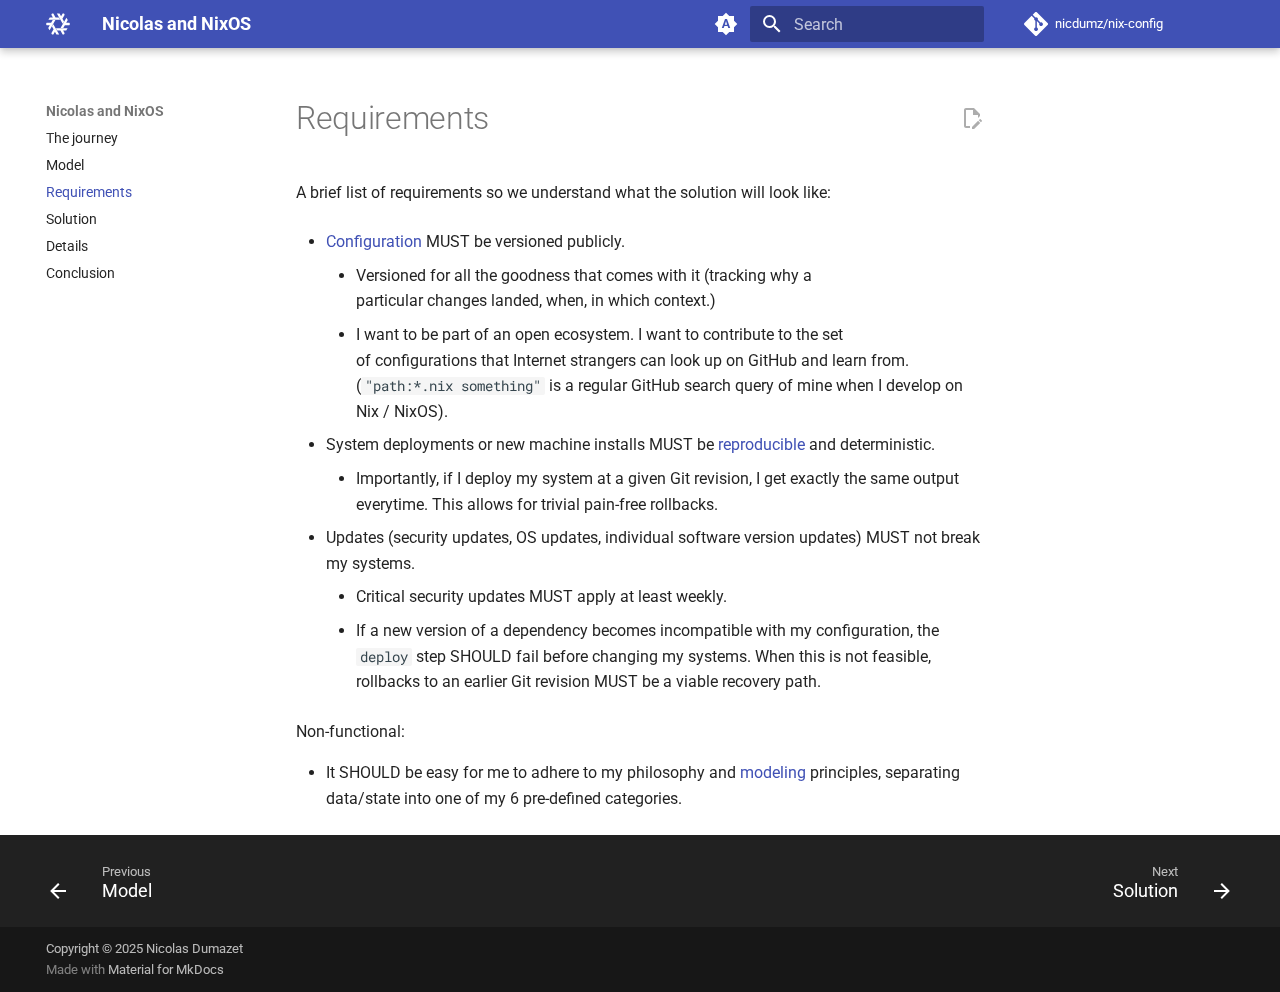
<file: requirements/index.html>
<!doctype html>
<html lang="en" class="no-js">
  <head>
    
      <meta charset="utf-8">
      <meta name="viewport" content="width=device-width,initial-scale=1">
      
      
        <meta name="author" content="Nicolas Dumazet">
      
      
        <link rel="canonical" href="https://nicdumz.fr/nix-config/requirements/">
      
      
        <link rel="prev" href="../model/">
      
      
        <link rel="next" href="../solution/">
      
      
      <link rel="icon" href="../assets/images/favicon.png">
      <meta name="generator" content="mkdocs-1.6.1, mkdocs-material-9.6.22">
    
    
      
        <title>Requirements - Nicolas and NixOS</title>
      
    
    
      <link rel="stylesheet" href="../assets/stylesheets/main.84d31ad4.min.css">
      
        
        <link rel="stylesheet" href="../assets/stylesheets/palette.06af60db.min.css">
      
      


    
    
      
    
    
      
        
        
        <link rel="preconnect" href="https://fonts.gstatic.com" crossorigin>
        <link rel="stylesheet" href="https://fonts.googleapis.com/css?family=Roboto:300,300i,400,400i,700,700i%7CRoboto+Mono:400,400i,700,700i&display=fallback">
        <style>:root{--md-text-font:"Roboto";--md-code-font:"Roboto Mono"}</style>
      
    
    
    <script>__md_scope=new URL("..",location),__md_hash=e=>[...e].reduce(((e,_)=>(e<<5)-e+_.charCodeAt(0)),0),__md_get=(e,_=localStorage,t=__md_scope)=>JSON.parse(_.getItem(t.pathname+"."+e)),__md_set=(e,_,t=localStorage,a=__md_scope)=>{try{t.setItem(a.pathname+"."+e,JSON.stringify(_))}catch(e){}}</script>
    
      
  


  
  

<script id="__analytics">function __md_analytics(){function e(){dataLayer.push(arguments)}window.dataLayer=window.dataLayer||[],e("js",new Date),e("config","G-FT3XEHJ2DX"),document.addEventListener("DOMContentLoaded",(function(){document.forms.search&&document.forms.search.query.addEventListener("blur",(function(){this.value&&e("event","search",{search_term:this.value})}));document$.subscribe((function(){var t=document.forms.feedback;if(void 0!==t)for(var a of t.querySelectorAll("[type=submit]"))a.addEventListener("click",(function(a){a.preventDefault();var n=document.location.pathname,d=this.getAttribute("data-md-value");e("event","feedback",{page:n,data:d}),t.firstElementChild.disabled=!0;var r=t.querySelector(".md-feedback__note [data-md-value='"+d+"']");r&&(r.hidden=!1)})),t.hidden=!1})),location$.subscribe((function(t){e("config","G-FT3XEHJ2DX",{page_path:t.pathname})}))}));var t=document.createElement("script");t.async=!0,t.src="https://www.googletagmanager.com/gtag/js?id=G-FT3XEHJ2DX",document.getElementById("__analytics").insertAdjacentElement("afterEnd",t)}</script>
  
    <script>"undefined"!=typeof __md_analytics&&__md_analytics()</script>
  

    
    
    
  </head>
  
  
    
    
      
    
    
    
    
    <body dir="ltr" data-md-color-scheme="default" data-md-color-primary="indigo" data-md-color-accent="indigo">
  
    
    <input class="md-toggle" data-md-toggle="drawer" type="checkbox" id="__drawer" autocomplete="off">
    <input class="md-toggle" data-md-toggle="search" type="checkbox" id="__search" autocomplete="off">
    <label class="md-overlay" for="__drawer"></label>
    <div data-md-component="skip">
      
        
        <a href="#requirements" class="md-skip">
          Skip to content
        </a>
      
    </div>
    <div data-md-component="announce">
      
    </div>
    
    
      

  

<header class="md-header md-header--shadow" data-md-component="header">
  <nav class="md-header__inner md-grid" aria-label="Header">
    <a href=".." title="Nicolas and NixOS" class="md-header__button md-logo" aria-label="Nicolas and NixOS" data-md-component="logo">
      
  
  <svg xmlns="http://www.w3.org/2000/svg" viewBox="0 0 24 24"><path d="m7.352 1.592-1.364.002L5.32 2.75l1.557 2.713-3.137-.008-1.32 2.34h11.69l-1.353-2.332-3.192-.006-2.214-3.865zm6.175 0-2.687.025 5.846 10.127 1.341-2.34-1.59-2.765 2.24-3.85-.683-1.182h-1.336l-1.57 2.705-1.56-2.72zm6.887 4.195-5.846 10.125 2.696-.008 1.601-2.76 4.453.016.682-1.183-.666-1.157-3.13-.008L21.778 8.1l-1.365-2.313zM9.432 8.086l-2.696.008-1.601 2.76-4.453-.016L0 12.02l.666 1.157 3.13.008-1.575 2.71 1.365 2.315zM7.33 12.25l-.006.01-.002-.004-1.342 2.34 1.59 2.765-2.24 3.85.684 1.182H7.35l.004-.006h.001l1.567-2.698 1.558 2.72 2.688-.026-.004-.006h.01zm2.55 3.93 1.354 2.332 3.192.006 2.215 3.865 1.363-.002.668-1.156-1.557-2.713 3.137.008 1.32-2.34z"/></svg>

    </a>
    <label class="md-header__button md-icon" for="__drawer">
      
      <svg xmlns="http://www.w3.org/2000/svg" viewBox="0 0 24 24"><path d="M3 6h18v2H3zm0 5h18v2H3zm0 5h18v2H3z"/></svg>
    </label>
    <div class="md-header__title" data-md-component="header-title">
      <div class="md-header__ellipsis">
        <div class="md-header__topic">
          <span class="md-ellipsis">
            Nicolas and NixOS
          </span>
        </div>
        <div class="md-header__topic" data-md-component="header-topic">
          <span class="md-ellipsis">
            
              Requirements
            
          </span>
        </div>
      </div>
    </div>
    
      
        <form class="md-header__option" data-md-component="palette">
  
    
    
    
    <input class="md-option" data-md-color-media="(prefers-color-scheme)" data-md-color-scheme="default" data-md-color-primary="indigo" data-md-color-accent="indigo"  aria-label="Switch to light mode"  type="radio" name="__palette" id="__palette_0">
    
      <label class="md-header__button md-icon" title="Switch to light mode" for="__palette_1" hidden>
        <svg xmlns="http://www.w3.org/2000/svg" viewBox="0 0 24 24"><path d="m14.3 16-.7-2h-3.2l-.7 2H7.8L11 7h2l3.2 9zM20 8.69V4h-4.69L12 .69 8.69 4H4v4.69L.69 12 4 15.31V20h4.69L12 23.31 15.31 20H20v-4.69L23.31 12zm-9.15 3.96h2.3L12 9z"/></svg>
      </label>
    
  
    
    
    
    <input class="md-option" data-md-color-media="(prefers-color-scheme: light)" data-md-color-scheme="default" data-md-color-primary="indigo" data-md-color-accent="indigo"  aria-label="Switch to dark mode"  type="radio" name="__palette" id="__palette_1">
    
      <label class="md-header__button md-icon" title="Switch to dark mode" for="__palette_2" hidden>
        <svg xmlns="http://www.w3.org/2000/svg" viewBox="0 0 24 24"><path d="M12 8a4 4 0 0 0-4 4 4 4 0 0 0 4 4 4 4 0 0 0 4-4 4 4 0 0 0-4-4m0 10a6 6 0 0 1-6-6 6 6 0 0 1 6-6 6 6 0 0 1 6 6 6 6 0 0 1-6 6m8-9.31V4h-4.69L12 .69 8.69 4H4v4.69L.69 12 4 15.31V20h4.69L12 23.31 15.31 20H20v-4.69L23.31 12z"/></svg>
      </label>
    
  
    
    
    
    <input class="md-option" data-md-color-media="(prefers-color-scheme: dark)" data-md-color-scheme="slate" data-md-color-primary="black" data-md-color-accent="indigo"  aria-label="Switch to system preference"  type="radio" name="__palette" id="__palette_2">
    
      <label class="md-header__button md-icon" title="Switch to system preference" for="__palette_0" hidden>
        <svg xmlns="http://www.w3.org/2000/svg" viewBox="0 0 24 24"><path d="M12 18c-.89 0-1.74-.2-2.5-.55C11.56 16.5 13 14.42 13 12s-1.44-4.5-3.5-5.45C10.26 6.2 11.11 6 12 6a6 6 0 0 1 6 6 6 6 0 0 1-6 6m8-9.31V4h-4.69L12 .69 8.69 4H4v4.69L.69 12 4 15.31V20h4.69L12 23.31 15.31 20H20v-4.69L23.31 12z"/></svg>
      </label>
    
  
</form>
      
    
    
      <script>var palette=__md_get("__palette");if(palette&&palette.color){if("(prefers-color-scheme)"===palette.color.media){var media=matchMedia("(prefers-color-scheme: light)"),input=document.querySelector(media.matches?"[data-md-color-media='(prefers-color-scheme: light)']":"[data-md-color-media='(prefers-color-scheme: dark)']");palette.color.media=input.getAttribute("data-md-color-media"),palette.color.scheme=input.getAttribute("data-md-color-scheme"),palette.color.primary=input.getAttribute("data-md-color-primary"),palette.color.accent=input.getAttribute("data-md-color-accent")}for(var[key,value]of Object.entries(palette.color))document.body.setAttribute("data-md-color-"+key,value)}</script>
    
    
    
      
      
        <label class="md-header__button md-icon" for="__search">
          
          <svg xmlns="http://www.w3.org/2000/svg" viewBox="0 0 24 24"><path d="M9.5 3A6.5 6.5 0 0 1 16 9.5c0 1.61-.59 3.09-1.56 4.23l.27.27h.79l5 5-1.5 1.5-5-5v-.79l-.27-.27A6.52 6.52 0 0 1 9.5 16 6.5 6.5 0 0 1 3 9.5 6.5 6.5 0 0 1 9.5 3m0 2C7 5 5 7 5 9.5S7 14 9.5 14 14 12 14 9.5 12 5 9.5 5"/></svg>
        </label>
        <div class="md-search" data-md-component="search" role="dialog">
  <label class="md-search__overlay" for="__search"></label>
  <div class="md-search__inner" role="search">
    <form class="md-search__form" name="search">
      <input type="text" class="md-search__input" name="query" aria-label="Search" placeholder="Search" autocapitalize="off" autocorrect="off" autocomplete="off" spellcheck="false" data-md-component="search-query" required>
      <label class="md-search__icon md-icon" for="__search">
        
        <svg xmlns="http://www.w3.org/2000/svg" viewBox="0 0 24 24"><path d="M9.5 3A6.5 6.5 0 0 1 16 9.5c0 1.61-.59 3.09-1.56 4.23l.27.27h.79l5 5-1.5 1.5-5-5v-.79l-.27-.27A6.52 6.52 0 0 1 9.5 16 6.5 6.5 0 0 1 3 9.5 6.5 6.5 0 0 1 9.5 3m0 2C7 5 5 7 5 9.5S7 14 9.5 14 14 12 14 9.5 12 5 9.5 5"/></svg>
        
        <svg xmlns="http://www.w3.org/2000/svg" viewBox="0 0 24 24"><path d="M20 11v2H8l5.5 5.5-1.42 1.42L4.16 12l7.92-7.92L13.5 5.5 8 11z"/></svg>
      </label>
      <nav class="md-search__options" aria-label="Search">
        
        <button type="reset" class="md-search__icon md-icon" title="Clear" aria-label="Clear" tabindex="-1">
          
          <svg xmlns="http://www.w3.org/2000/svg" viewBox="0 0 24 24"><path d="M19 6.41 17.59 5 12 10.59 6.41 5 5 6.41 10.59 12 5 17.59 6.41 19 12 13.41 17.59 19 19 17.59 13.41 12z"/></svg>
        </button>
      </nav>
      
    </form>
    <div class="md-search__output">
      <div class="md-search__scrollwrap" tabindex="0" data-md-scrollfix>
        <div class="md-search-result" data-md-component="search-result">
          <div class="md-search-result__meta">
            Initializing search
          </div>
          <ol class="md-search-result__list" role="presentation"></ol>
        </div>
      </div>
    </div>
  </div>
</div>
      
    
    
      <div class="md-header__source">
        <a href="https://github.com/nicdumz/nix-config" title="Go to repository" class="md-source" data-md-component="source">
  <div class="md-source__icon md-icon">
    
    <svg xmlns="http://www.w3.org/2000/svg" viewBox="0 0 24 24"><path d="M23.546 10.93 13.067.452a1.55 1.55 0 0 0-2.188 0L8.708 2.627l2.76 2.76a1.838 1.838 0 0 1 2.327 2.341l2.658 2.66a1.838 1.838 0 0 1 1.9 3.039 1.837 1.837 0 0 1-2.6 0 1.85 1.85 0 0 1-.404-1.996L12.86 8.955v6.525c.176.086.342.203.488.348a1.85 1.85 0 0 1 0 2.6 1.844 1.844 0 0 1-2.609 0 1.834 1.834 0 0 1 0-2.598c.182-.18.387-.316.605-.406V8.835a1.834 1.834 0 0 1-.996-2.41L7.636 3.7.45 10.881c-.6.605-.6 1.584 0 2.189l10.48 10.477a1.545 1.545 0 0 0 2.186 0l10.43-10.43a1.544 1.544 0 0 0 0-2.187"/></svg>
  </div>
  <div class="md-source__repository">
    nicdumz/nix-config
  </div>
</a>
      </div>
    
  </nav>
  
</header>
    
    <div class="md-container" data-md-component="container">
      
      
        
          
        
      
      <main class="md-main" data-md-component="main">
        <div class="md-main__inner md-grid">
          
            
              
              <div class="md-sidebar md-sidebar--primary" data-md-component="sidebar" data-md-type="navigation" >
                <div class="md-sidebar__scrollwrap">
                  <div class="md-sidebar__inner">
                    



<nav class="md-nav md-nav--primary" aria-label="Navigation" data-md-level="0">
  <label class="md-nav__title" for="__drawer">
    <a href=".." title="Nicolas and NixOS" class="md-nav__button md-logo" aria-label="Nicolas and NixOS" data-md-component="logo">
      
  
  <svg xmlns="http://www.w3.org/2000/svg" viewBox="0 0 24 24"><path d="m7.352 1.592-1.364.002L5.32 2.75l1.557 2.713-3.137-.008-1.32 2.34h11.69l-1.353-2.332-3.192-.006-2.214-3.865zm6.175 0-2.687.025 5.846 10.127 1.341-2.34-1.59-2.765 2.24-3.85-.683-1.182h-1.336l-1.57 2.705-1.56-2.72zm6.887 4.195-5.846 10.125 2.696-.008 1.601-2.76 4.453.016.682-1.183-.666-1.157-3.13-.008L21.778 8.1l-1.365-2.313zM9.432 8.086l-2.696.008-1.601 2.76-4.453-.016L0 12.02l.666 1.157 3.13.008-1.575 2.71 1.365 2.315zM7.33 12.25l-.006.01-.002-.004-1.342 2.34 1.59 2.765-2.24 3.85.684 1.182H7.35l.004-.006h.001l1.567-2.698 1.558 2.72 2.688-.026-.004-.006h.01zm2.55 3.93 1.354 2.332 3.192.006 2.215 3.865 1.363-.002.668-1.156-1.557-2.713 3.137.008 1.32-2.34z"/></svg>

    </a>
    Nicolas and NixOS
  </label>
  
    <div class="md-nav__source">
      <a href="https://github.com/nicdumz/nix-config" title="Go to repository" class="md-source" data-md-component="source">
  <div class="md-source__icon md-icon">
    
    <svg xmlns="http://www.w3.org/2000/svg" viewBox="0 0 24 24"><path d="M23.546 10.93 13.067.452a1.55 1.55 0 0 0-2.188 0L8.708 2.627l2.76 2.76a1.838 1.838 0 0 1 2.327 2.341l2.658 2.66a1.838 1.838 0 0 1 1.9 3.039 1.837 1.837 0 0 1-2.6 0 1.85 1.85 0 0 1-.404-1.996L12.86 8.955v6.525c.176.086.342.203.488.348a1.85 1.85 0 0 1 0 2.6 1.844 1.844 0 0 1-2.609 0 1.834 1.834 0 0 1 0-2.598c.182-.18.387-.316.605-.406V8.835a1.834 1.834 0 0 1-.996-2.41L7.636 3.7.45 10.881c-.6.605-.6 1.584 0 2.189l10.48 10.477a1.545 1.545 0 0 0 2.186 0l10.43-10.43a1.544 1.544 0 0 0 0-2.187"/></svg>
  </div>
  <div class="md-source__repository">
    nicdumz/nix-config
  </div>
</a>
    </div>
  
  <ul class="md-nav__list" data-md-scrollfix>
    
      
      
  
  
  
  
    <li class="md-nav__item">
      <a href=".." class="md-nav__link">
        
  
  
  <span class="md-ellipsis">
    The journey
    
  </span>
  

      </a>
    </li>
  

    
      
      
  
  
  
  
    <li class="md-nav__item">
      <a href="../model/" class="md-nav__link">
        
  
  
  <span class="md-ellipsis">
    Model
    
  </span>
  

      </a>
    </li>
  

    
      
      
  
  
    
  
  
  
    <li class="md-nav__item md-nav__item--active">
      
      <input class="md-nav__toggle md-toggle" type="checkbox" id="__toc">
      
      
        
      
      
      <a href="./" class="md-nav__link md-nav__link--active">
        
  
  
  <span class="md-ellipsis">
    Requirements
    
  </span>
  

      </a>
      
    </li>
  

    
      
      
  
  
  
  
    <li class="md-nav__item">
      <a href="../solution/" class="md-nav__link">
        
  
  
  <span class="md-ellipsis">
    Solution
    
  </span>
  

      </a>
    </li>
  

    
      
      
  
  
  
  
    <li class="md-nav__item">
      <a href="../details/" class="md-nav__link">
        
  
  
  <span class="md-ellipsis">
    Details
    
  </span>
  

      </a>
    </li>
  

    
      
      
  
  
  
  
    <li class="md-nav__item">
      <a href="../conclusion/" class="md-nav__link">
        
  
  
  <span class="md-ellipsis">
    Conclusion
    
  </span>
  

      </a>
    </li>
  

    
  </ul>
</nav>
                  </div>
                </div>
              </div>
            
            
              
              <div class="md-sidebar md-sidebar--secondary" data-md-component="sidebar" data-md-type="toc" >
                <div class="md-sidebar__scrollwrap">
                  <div class="md-sidebar__inner">
                    

<nav class="md-nav md-nav--secondary" aria-label="Table of contents">
  
  
  
    
  
  
</nav>
                  </div>
                </div>
              </div>
            
          
          
            <div class="md-content" data-md-component="content">
              <article class="md-content__inner md-typeset">
                
                  


  
    <a href="https://github.com/nicdumz/nix-config/edit/main/docs/requirements.md" title="Edit this page" class="md-content__button md-icon" rel="edit">
      
      <svg xmlns="http://www.w3.org/2000/svg" viewBox="0 0 24 24"><path d="M10 20H6V4h7v5h5v3.1l2-2V8l-6-6H6c-1.1 0-2 .9-2 2v16c0 1.1.9 2 2 2h4zm10.2-7c.1 0 .3.1.4.2l1.3 1.3c.2.2.2.6 0 .8l-1 1-2.1-2.1 1-1c.1-.1.2-.2.4-.2m0 3.9L14.1 23H12v-2.1l6.1-6.1z"/></svg>
    </a>
  
  


<h1 id="requirements">Requirements<a class="headerlink" href="#requirements" title="Permanent link">&para;</a></h1>
<p>A brief list of requirements so we understand what the solution will look like:</p>
<ul>
<li>
<p><a href="../model/#configuration">Configuration</a> MUST be versioned publicly.</p>
<ul>
<li>Versioned for all the goodness that comes with it (tracking why a<br />
  particular changes landed, when, in which context.)</li>
<li>I want to be part of an open ecosystem. I want to contribute to the set <br />
  of configurations that Internet strangers can look up on GitHub and learn 
  from. (<code>"path:*.nix something"</code> is a regular GitHub search query of mine 
  when I develop on Nix / NixOS).</li>
</ul>
</li>
<li>
<p>System deployments or new machine installs MUST be
  <a href="https://en.wikipedia.org/wiki/Reproducible_builds">reproducible</a> and deterministic.</p>
<ul>
<li>Importantly, if I deploy my system at a given Git revision, I get exactly the same output everytime. This allows for trivial pain-free rollbacks.</li>
</ul>
</li>
<li>
<p>Updates (security updates, OS updates, individual software version updates) MUST not break my
  systems.</p>
<ul>
<li>Critical security updates MUST apply at least weekly.</li>
<li>If a new version of a dependency becomes incompatible with my configuration, the <code>deploy</code> step SHOULD fail before changing my systems. When this is not feasible, rollbacks to an earlier Git revision MUST be a viable recovery path.</li>
</ul>
</li>
</ul>
<p>Non-functional:</p>
<ul>
<li>It SHOULD be easy for me to adhere to my philosophy and <a href="../model/">modeling</a> principles,
  separating data/state into one of my 6 pre-defined categories.</li>
</ul>









  




                
              </article>
            </div>
          
          
<script>var target=document.getElementById(location.hash.slice(1));target&&target.name&&(target.checked=target.name.startsWith("__tabbed_"))</script>
        </div>
        
      </main>
      
        <footer class="md-footer">
  
    
      
      <nav class="md-footer__inner md-grid" aria-label="Footer" >
        
          
          <a href="../model/" class="md-footer__link md-footer__link--prev" aria-label="Previous: Model">
            <div class="md-footer__button md-icon">
              
              <svg xmlns="http://www.w3.org/2000/svg" viewBox="0 0 24 24"><path d="M20 11v2H8l5.5 5.5-1.42 1.42L4.16 12l7.92-7.92L13.5 5.5 8 11z"/></svg>
            </div>
            <div class="md-footer__title">
              <span class="md-footer__direction">
                Previous
              </span>
              <div class="md-ellipsis">
                Model
              </div>
            </div>
          </a>
        
        
          
          <a href="../solution/" class="md-footer__link md-footer__link--next" aria-label="Next: Solution">
            <div class="md-footer__title">
              <span class="md-footer__direction">
                Next
              </span>
              <div class="md-ellipsis">
                Solution
              </div>
            </div>
            <div class="md-footer__button md-icon">
              
              <svg xmlns="http://www.w3.org/2000/svg" viewBox="0 0 24 24"><path d="M4 11v2h12l-5.5 5.5 1.42 1.42L19.84 12l-7.92-7.92L10.5 5.5 16 11z"/></svg>
            </div>
          </a>
        
      </nav>
    
  
  <div class="md-footer-meta md-typeset">
    <div class="md-footer-meta__inner md-grid">
      <div class="md-copyright">
  
    <div class="md-copyright__highlight">
      Copyright &copy; 2025 Nicolas Dumazet
    </div>
  
  
    Made with
    <a href="https://squidfunk.github.io/mkdocs-material/" target="_blank" rel="noopener">
      Material for MkDocs
    </a>
  
</div>
      
    </div>
  </div>
</footer>
      
    </div>
    <div class="md-dialog" data-md-component="dialog">
      <div class="md-dialog__inner md-typeset"></div>
    </div>
    
    
    
      
      <script id="__config" type="application/json">{"base": "..", "features": ["header.autohide", "content.action.edit", "content.code.annotate", "content.code.copy", "navigation.instant", "navigation.footer", "navigation.tracking", "toc.follow"], "search": "../assets/javascripts/workers/search.973d3a69.min.js", "tags": null, "translations": {"clipboard.copied": "Copied to clipboard", "clipboard.copy": "Copy to clipboard", "search.result.more.one": "1 more on this page", "search.result.more.other": "# more on this page", "search.result.none": "No matching documents", "search.result.one": "1 matching document", "search.result.other": "# matching documents", "search.result.placeholder": "Type to start searching", "search.result.term.missing": "Missing", "select.version": "Select version"}, "version": null}</script>
    
    
      <script src="../assets/javascripts/bundle.f55a23d4.min.js"></script>
      
    
  </body>
</html>
</file>
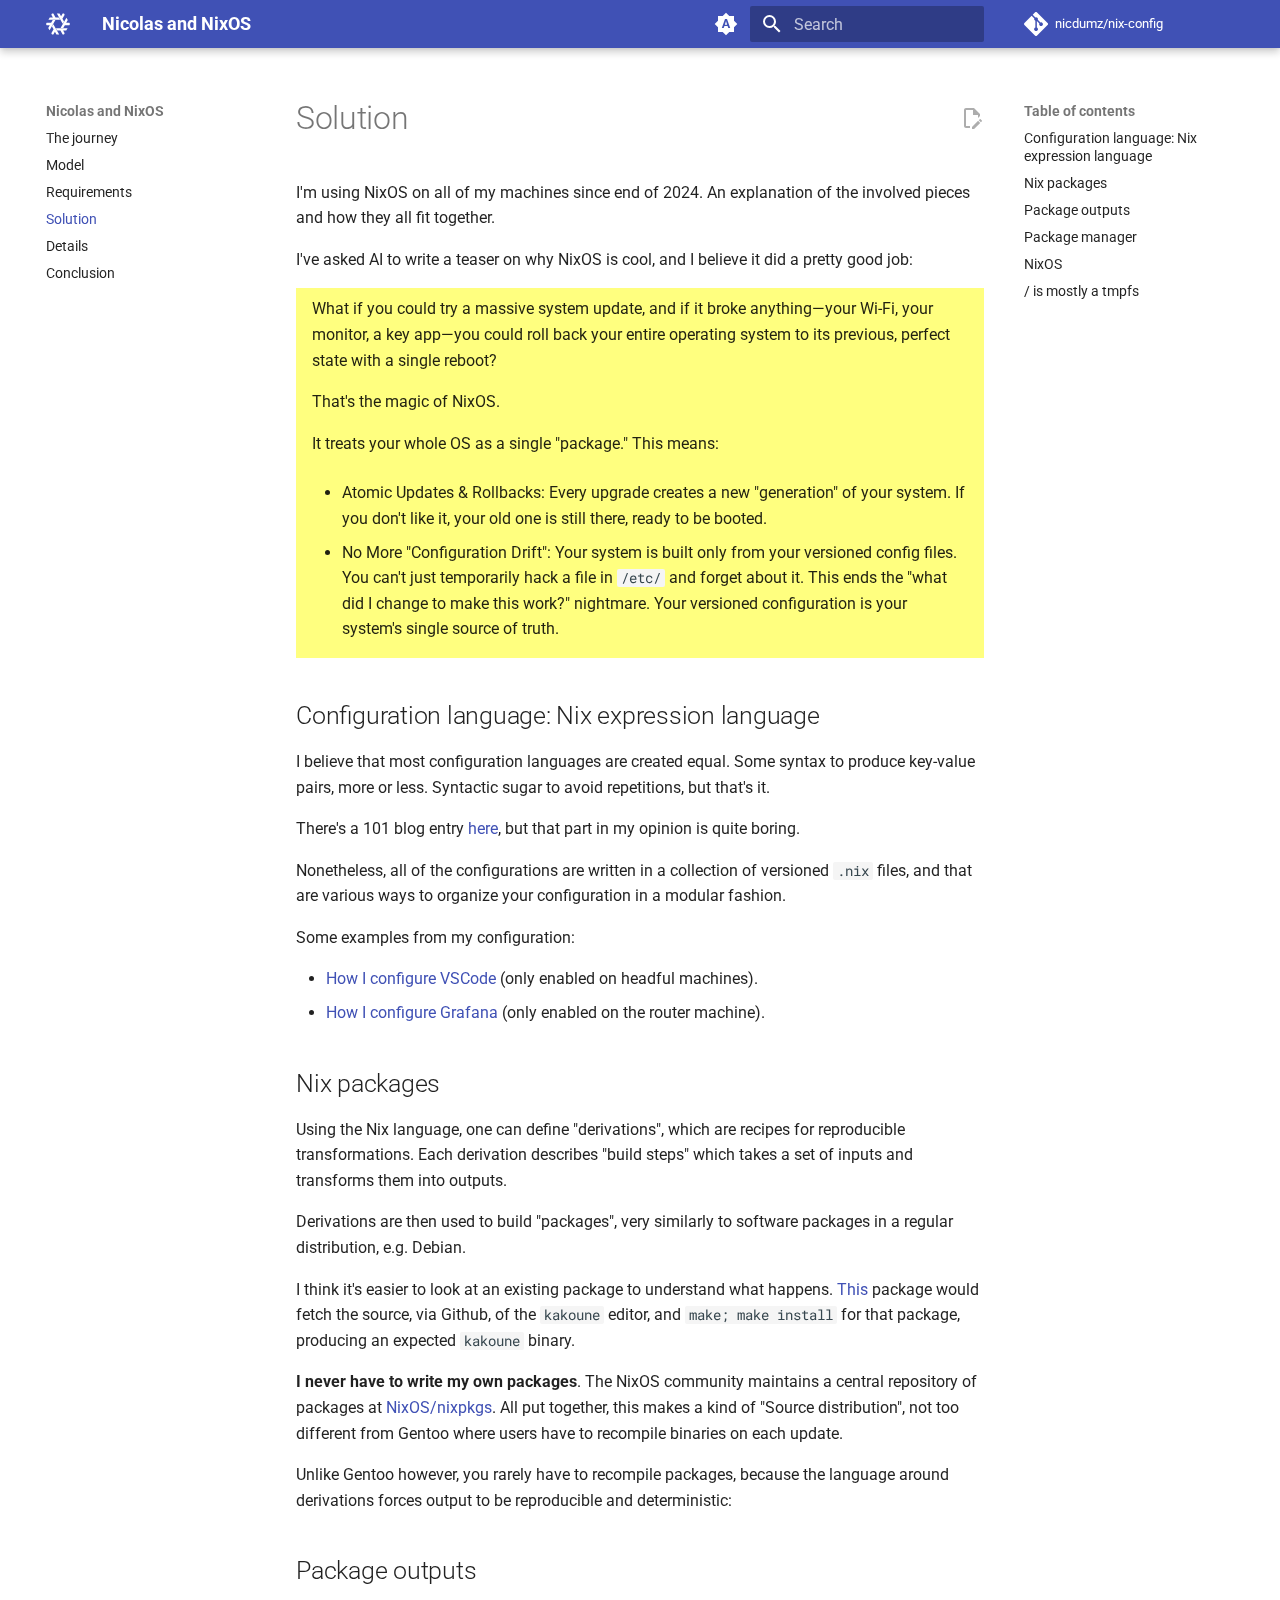
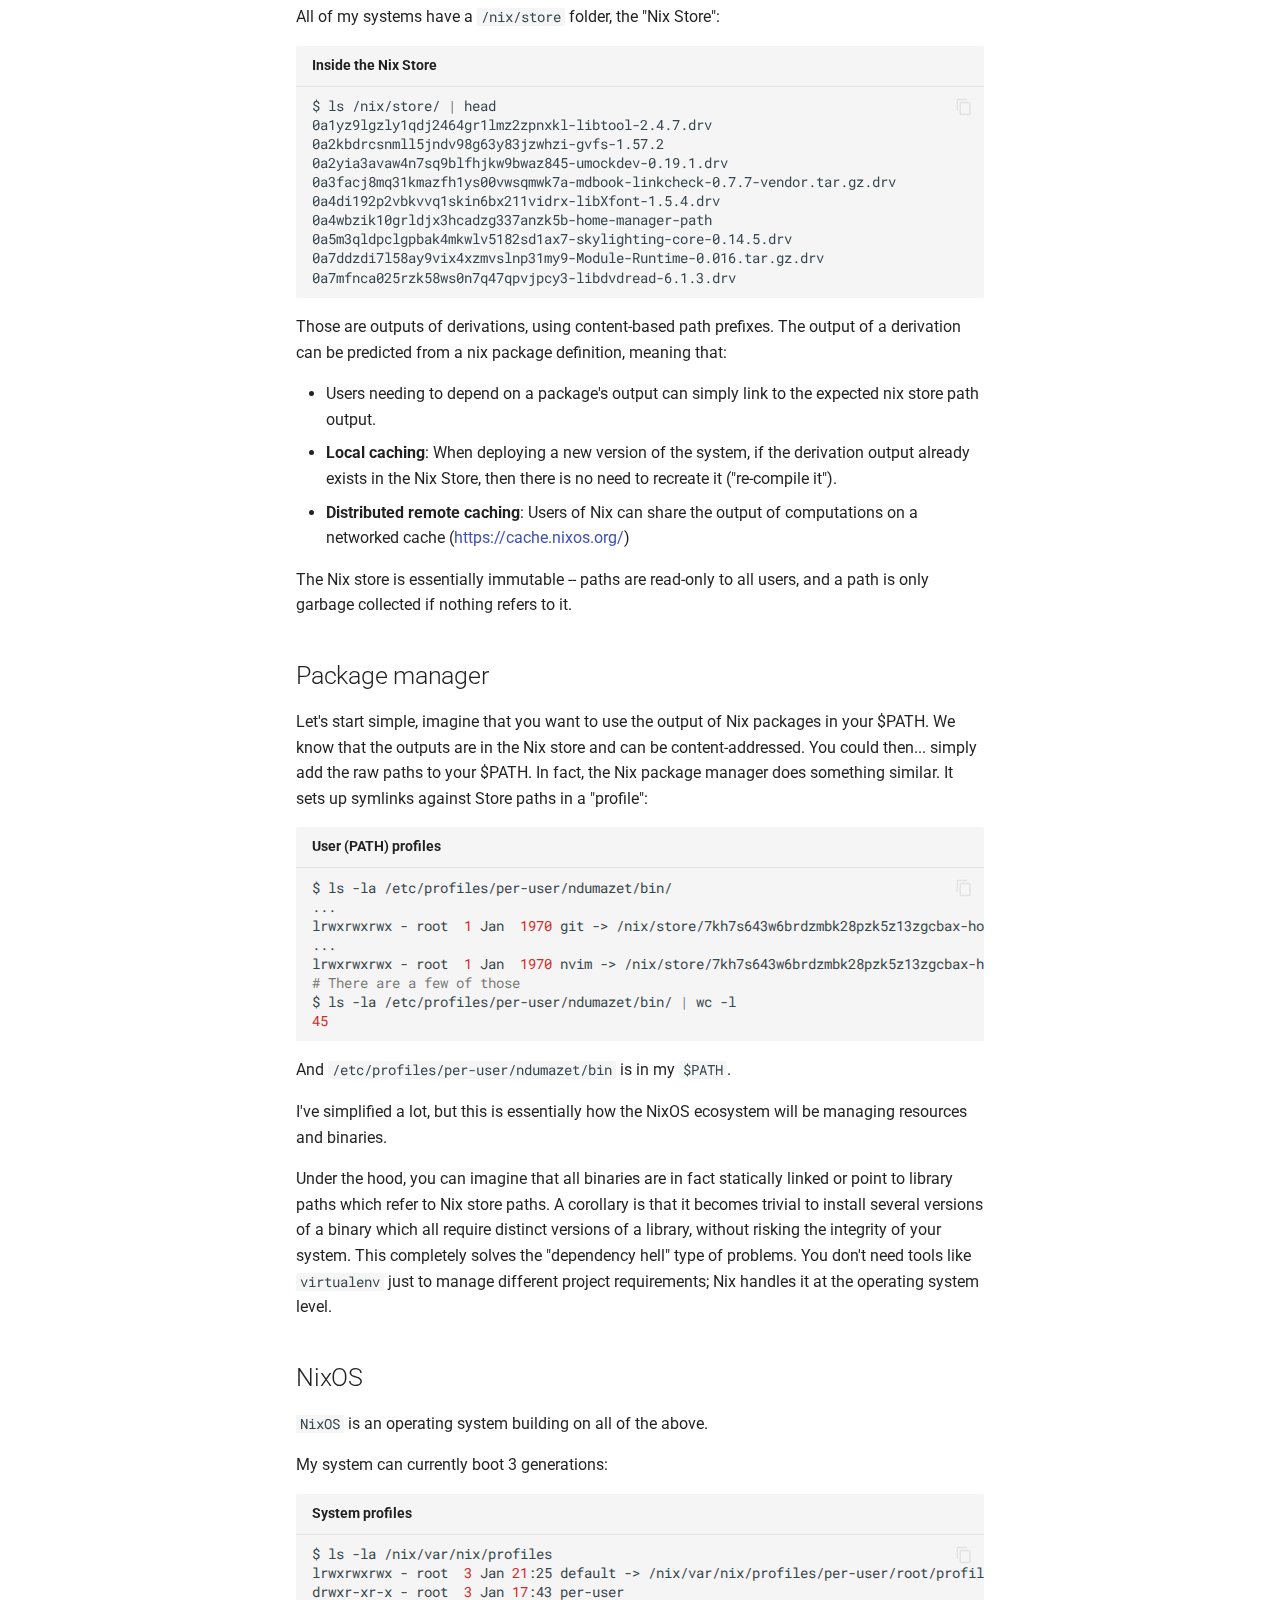
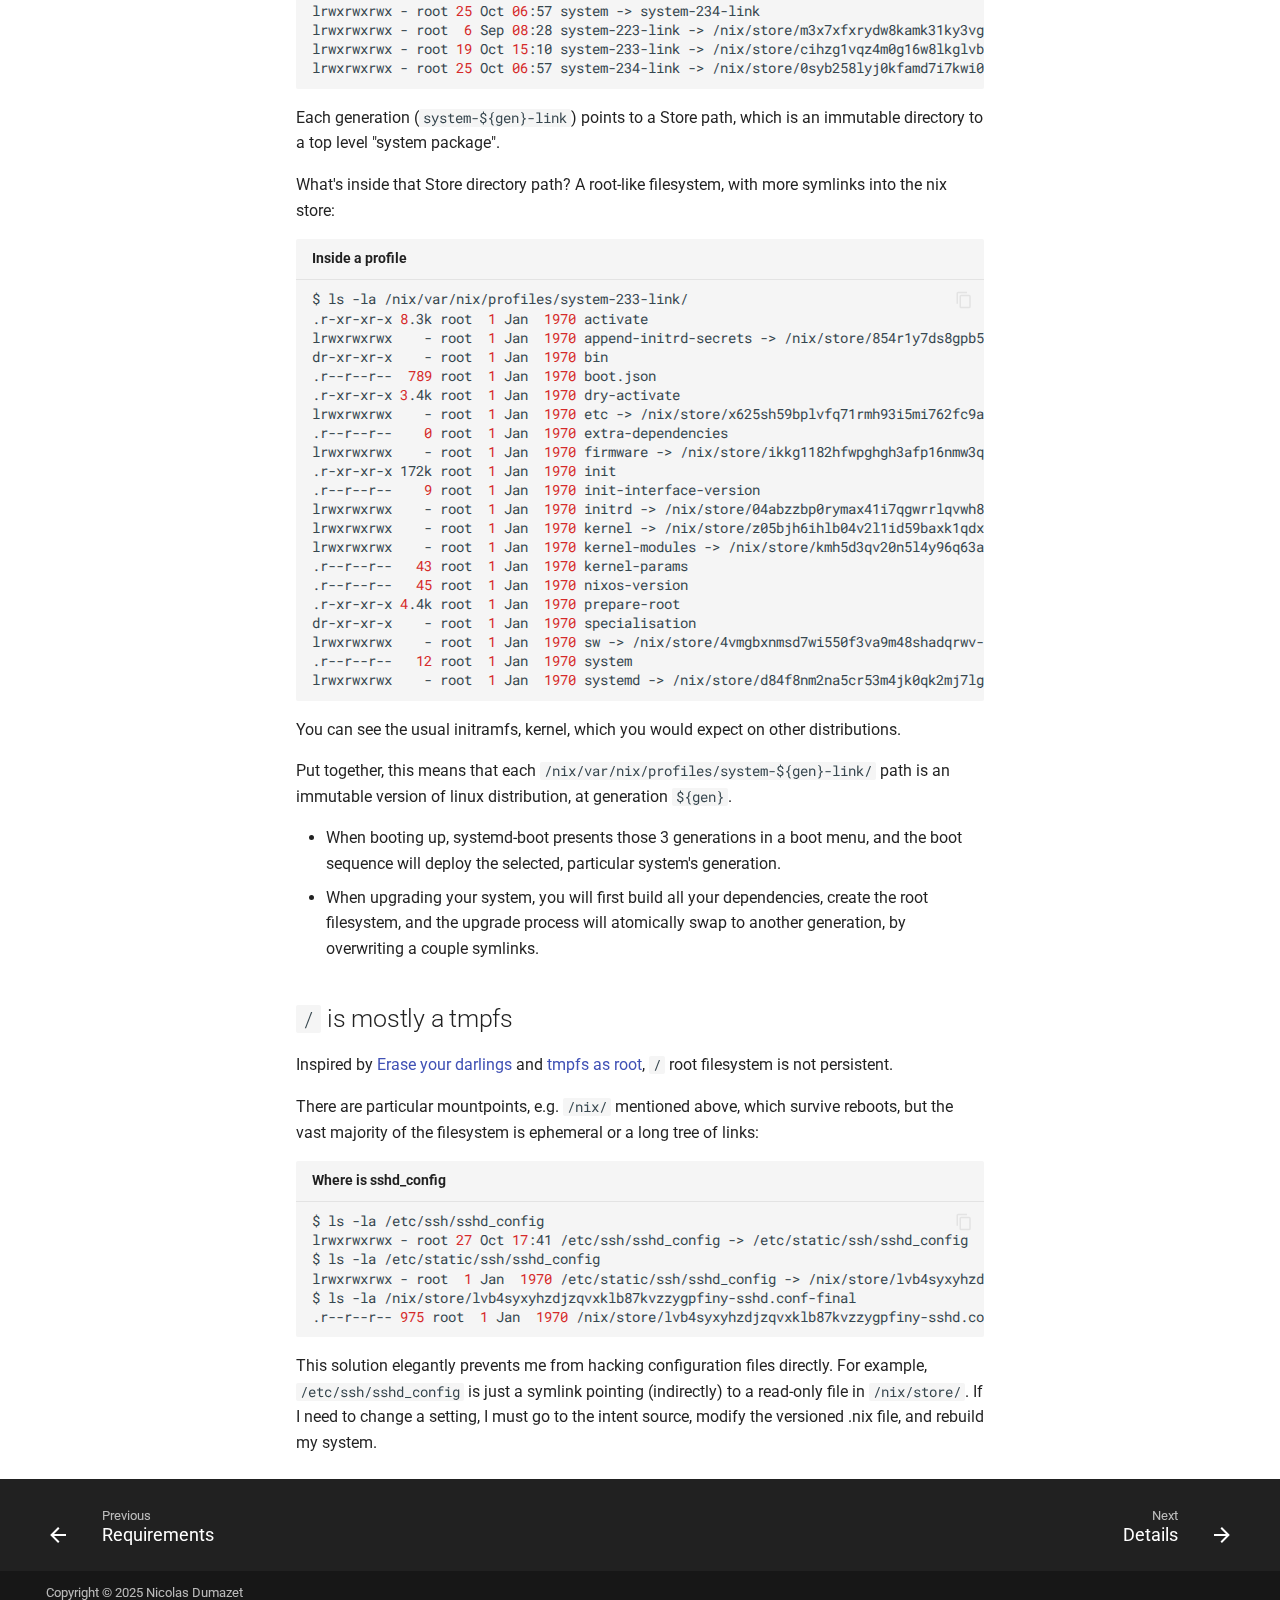
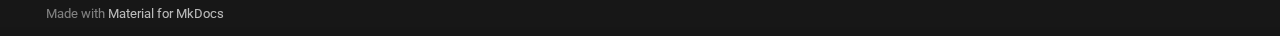
<file: solution/index.html>
<!doctype html>
<html lang="en" class="no-js">
  <head>
    
      <meta charset="utf-8">
      <meta name="viewport" content="width=device-width,initial-scale=1">
      
      
        <meta name="author" content="Nicolas Dumazet">
      
      
        <link rel="canonical" href="https://nicdumz.fr/nix-config/solution/">
      
      
        <link rel="prev" href="../requirements/">
      
      
        <link rel="next" href="../details/">
      
      
      <link rel="icon" href="../assets/images/favicon.png">
      <meta name="generator" content="mkdocs-1.6.1, mkdocs-material-9.6.22">
    
    
      
        <title>Solution - Nicolas and NixOS</title>
      
    
    
      <link rel="stylesheet" href="../assets/stylesheets/main.84d31ad4.min.css">
      
        
        <link rel="stylesheet" href="../assets/stylesheets/palette.06af60db.min.css">
      
      


    
    
      
    
    
      
        
        
        <link rel="preconnect" href="https://fonts.gstatic.com" crossorigin>
        <link rel="stylesheet" href="https://fonts.googleapis.com/css?family=Roboto:300,300i,400,400i,700,700i%7CRoboto+Mono:400,400i,700,700i&display=fallback">
        <style>:root{--md-text-font:"Roboto";--md-code-font:"Roboto Mono"}</style>
      
    
    
    <script>__md_scope=new URL("..",location),__md_hash=e=>[...e].reduce(((e,_)=>(e<<5)-e+_.charCodeAt(0)),0),__md_get=(e,_=localStorage,t=__md_scope)=>JSON.parse(_.getItem(t.pathname+"."+e)),__md_set=(e,_,t=localStorage,a=__md_scope)=>{try{t.setItem(a.pathname+"."+e,JSON.stringify(_))}catch(e){}}</script>
    
      
  


  
  

<script id="__analytics">function __md_analytics(){function e(){dataLayer.push(arguments)}window.dataLayer=window.dataLayer||[],e("js",new Date),e("config","G-FT3XEHJ2DX"),document.addEventListener("DOMContentLoaded",(function(){document.forms.search&&document.forms.search.query.addEventListener("blur",(function(){this.value&&e("event","search",{search_term:this.value})}));document$.subscribe((function(){var t=document.forms.feedback;if(void 0!==t)for(var a of t.querySelectorAll("[type=submit]"))a.addEventListener("click",(function(a){a.preventDefault();var n=document.location.pathname,d=this.getAttribute("data-md-value");e("event","feedback",{page:n,data:d}),t.firstElementChild.disabled=!0;var r=t.querySelector(".md-feedback__note [data-md-value='"+d+"']");r&&(r.hidden=!1)})),t.hidden=!1})),location$.subscribe((function(t){e("config","G-FT3XEHJ2DX",{page_path:t.pathname})}))}));var t=document.createElement("script");t.async=!0,t.src="https://www.googletagmanager.com/gtag/js?id=G-FT3XEHJ2DX",document.getElementById("__analytics").insertAdjacentElement("afterEnd",t)}</script>
  
    <script>"undefined"!=typeof __md_analytics&&__md_analytics()</script>
  

    
    
    
  </head>
  
  
    
    
      
    
    
    
    
    <body dir="ltr" data-md-color-scheme="default" data-md-color-primary="indigo" data-md-color-accent="indigo">
  
    
    <input class="md-toggle" data-md-toggle="drawer" type="checkbox" id="__drawer" autocomplete="off">
    <input class="md-toggle" data-md-toggle="search" type="checkbox" id="__search" autocomplete="off">
    <label class="md-overlay" for="__drawer"></label>
    <div data-md-component="skip">
      
        
        <a href="#solution" class="md-skip">
          Skip to content
        </a>
      
    </div>
    <div data-md-component="announce">
      
    </div>
    
    
      

  

<header class="md-header md-header--shadow" data-md-component="header">
  <nav class="md-header__inner md-grid" aria-label="Header">
    <a href=".." title="Nicolas and NixOS" class="md-header__button md-logo" aria-label="Nicolas and NixOS" data-md-component="logo">
      
  
  <svg xmlns="http://www.w3.org/2000/svg" viewBox="0 0 24 24"><path d="m7.352 1.592-1.364.002L5.32 2.75l1.557 2.713-3.137-.008-1.32 2.34h11.69l-1.353-2.332-3.192-.006-2.214-3.865zm6.175 0-2.687.025 5.846 10.127 1.341-2.34-1.59-2.765 2.24-3.85-.683-1.182h-1.336l-1.57 2.705-1.56-2.72zm6.887 4.195-5.846 10.125 2.696-.008 1.601-2.76 4.453.016.682-1.183-.666-1.157-3.13-.008L21.778 8.1l-1.365-2.313zM9.432 8.086l-2.696.008-1.601 2.76-4.453-.016L0 12.02l.666 1.157 3.13.008-1.575 2.71 1.365 2.315zM7.33 12.25l-.006.01-.002-.004-1.342 2.34 1.59 2.765-2.24 3.85.684 1.182H7.35l.004-.006h.001l1.567-2.698 1.558 2.72 2.688-.026-.004-.006h.01zm2.55 3.93 1.354 2.332 3.192.006 2.215 3.865 1.363-.002.668-1.156-1.557-2.713 3.137.008 1.32-2.34z"/></svg>

    </a>
    <label class="md-header__button md-icon" for="__drawer">
      
      <svg xmlns="http://www.w3.org/2000/svg" viewBox="0 0 24 24"><path d="M3 6h18v2H3zm0 5h18v2H3zm0 5h18v2H3z"/></svg>
    </label>
    <div class="md-header__title" data-md-component="header-title">
      <div class="md-header__ellipsis">
        <div class="md-header__topic">
          <span class="md-ellipsis">
            Nicolas and NixOS
          </span>
        </div>
        <div class="md-header__topic" data-md-component="header-topic">
          <span class="md-ellipsis">
            
              Solution
            
          </span>
        </div>
      </div>
    </div>
    
      
        <form class="md-header__option" data-md-component="palette">
  
    
    
    
    <input class="md-option" data-md-color-media="(prefers-color-scheme)" data-md-color-scheme="default" data-md-color-primary="indigo" data-md-color-accent="indigo"  aria-label="Switch to light mode"  type="radio" name="__palette" id="__palette_0">
    
      <label class="md-header__button md-icon" title="Switch to light mode" for="__palette_1" hidden>
        <svg xmlns="http://www.w3.org/2000/svg" viewBox="0 0 24 24"><path d="m14.3 16-.7-2h-3.2l-.7 2H7.8L11 7h2l3.2 9zM20 8.69V4h-4.69L12 .69 8.69 4H4v4.69L.69 12 4 15.31V20h4.69L12 23.31 15.31 20H20v-4.69L23.31 12zm-9.15 3.96h2.3L12 9z"/></svg>
      </label>
    
  
    
    
    
    <input class="md-option" data-md-color-media="(prefers-color-scheme: light)" data-md-color-scheme="default" data-md-color-primary="indigo" data-md-color-accent="indigo"  aria-label="Switch to dark mode"  type="radio" name="__palette" id="__palette_1">
    
      <label class="md-header__button md-icon" title="Switch to dark mode" for="__palette_2" hidden>
        <svg xmlns="http://www.w3.org/2000/svg" viewBox="0 0 24 24"><path d="M12 8a4 4 0 0 0-4 4 4 4 0 0 0 4 4 4 4 0 0 0 4-4 4 4 0 0 0-4-4m0 10a6 6 0 0 1-6-6 6 6 0 0 1 6-6 6 6 0 0 1 6 6 6 6 0 0 1-6 6m8-9.31V4h-4.69L12 .69 8.69 4H4v4.69L.69 12 4 15.31V20h4.69L12 23.31 15.31 20H20v-4.69L23.31 12z"/></svg>
      </label>
    
  
    
    
    
    <input class="md-option" data-md-color-media="(prefers-color-scheme: dark)" data-md-color-scheme="slate" data-md-color-primary="black" data-md-color-accent="indigo"  aria-label="Switch to system preference"  type="radio" name="__palette" id="__palette_2">
    
      <label class="md-header__button md-icon" title="Switch to system preference" for="__palette_0" hidden>
        <svg xmlns="http://www.w3.org/2000/svg" viewBox="0 0 24 24"><path d="M12 18c-.89 0-1.74-.2-2.5-.55C11.56 16.5 13 14.42 13 12s-1.44-4.5-3.5-5.45C10.26 6.2 11.11 6 12 6a6 6 0 0 1 6 6 6 6 0 0 1-6 6m8-9.31V4h-4.69L12 .69 8.69 4H4v4.69L.69 12 4 15.31V20h4.69L12 23.31 15.31 20H20v-4.69L23.31 12z"/></svg>
      </label>
    
  
</form>
      
    
    
      <script>var palette=__md_get("__palette");if(palette&&palette.color){if("(prefers-color-scheme)"===palette.color.media){var media=matchMedia("(prefers-color-scheme: light)"),input=document.querySelector(media.matches?"[data-md-color-media='(prefers-color-scheme: light)']":"[data-md-color-media='(prefers-color-scheme: dark)']");palette.color.media=input.getAttribute("data-md-color-media"),palette.color.scheme=input.getAttribute("data-md-color-scheme"),palette.color.primary=input.getAttribute("data-md-color-primary"),palette.color.accent=input.getAttribute("data-md-color-accent")}for(var[key,value]of Object.entries(palette.color))document.body.setAttribute("data-md-color-"+key,value)}</script>
    
    
    
      
      
        <label class="md-header__button md-icon" for="__search">
          
          <svg xmlns="http://www.w3.org/2000/svg" viewBox="0 0 24 24"><path d="M9.5 3A6.5 6.5 0 0 1 16 9.5c0 1.61-.59 3.09-1.56 4.23l.27.27h.79l5 5-1.5 1.5-5-5v-.79l-.27-.27A6.52 6.52 0 0 1 9.5 16 6.5 6.5 0 0 1 3 9.5 6.5 6.5 0 0 1 9.5 3m0 2C7 5 5 7 5 9.5S7 14 9.5 14 14 12 14 9.5 12 5 9.5 5"/></svg>
        </label>
        <div class="md-search" data-md-component="search" role="dialog">
  <label class="md-search__overlay" for="__search"></label>
  <div class="md-search__inner" role="search">
    <form class="md-search__form" name="search">
      <input type="text" class="md-search__input" name="query" aria-label="Search" placeholder="Search" autocapitalize="off" autocorrect="off" autocomplete="off" spellcheck="false" data-md-component="search-query" required>
      <label class="md-search__icon md-icon" for="__search">
        
        <svg xmlns="http://www.w3.org/2000/svg" viewBox="0 0 24 24"><path d="M9.5 3A6.5 6.5 0 0 1 16 9.5c0 1.61-.59 3.09-1.56 4.23l.27.27h.79l5 5-1.5 1.5-5-5v-.79l-.27-.27A6.52 6.52 0 0 1 9.5 16 6.5 6.5 0 0 1 3 9.5 6.5 6.5 0 0 1 9.5 3m0 2C7 5 5 7 5 9.5S7 14 9.5 14 14 12 14 9.5 12 5 9.5 5"/></svg>
        
        <svg xmlns="http://www.w3.org/2000/svg" viewBox="0 0 24 24"><path d="M20 11v2H8l5.5 5.5-1.42 1.42L4.16 12l7.92-7.92L13.5 5.5 8 11z"/></svg>
      </label>
      <nav class="md-search__options" aria-label="Search">
        
        <button type="reset" class="md-search__icon md-icon" title="Clear" aria-label="Clear" tabindex="-1">
          
          <svg xmlns="http://www.w3.org/2000/svg" viewBox="0 0 24 24"><path d="M19 6.41 17.59 5 12 10.59 6.41 5 5 6.41 10.59 12 5 17.59 6.41 19 12 13.41 17.59 19 19 17.59 13.41 12z"/></svg>
        </button>
      </nav>
      
    </form>
    <div class="md-search__output">
      <div class="md-search__scrollwrap" tabindex="0" data-md-scrollfix>
        <div class="md-search-result" data-md-component="search-result">
          <div class="md-search-result__meta">
            Initializing search
          </div>
          <ol class="md-search-result__list" role="presentation"></ol>
        </div>
      </div>
    </div>
  </div>
</div>
      
    
    
      <div class="md-header__source">
        <a href="https://github.com/nicdumz/nix-config" title="Go to repository" class="md-source" data-md-component="source">
  <div class="md-source__icon md-icon">
    
    <svg xmlns="http://www.w3.org/2000/svg" viewBox="0 0 24 24"><path d="M23.546 10.93 13.067.452a1.55 1.55 0 0 0-2.188 0L8.708 2.627l2.76 2.76a1.838 1.838 0 0 1 2.327 2.341l2.658 2.66a1.838 1.838 0 0 1 1.9 3.039 1.837 1.837 0 0 1-2.6 0 1.85 1.85 0 0 1-.404-1.996L12.86 8.955v6.525c.176.086.342.203.488.348a1.85 1.85 0 0 1 0 2.6 1.844 1.844 0 0 1-2.609 0 1.834 1.834 0 0 1 0-2.598c.182-.18.387-.316.605-.406V8.835a1.834 1.834 0 0 1-.996-2.41L7.636 3.7.45 10.881c-.6.605-.6 1.584 0 2.189l10.48 10.477a1.545 1.545 0 0 0 2.186 0l10.43-10.43a1.544 1.544 0 0 0 0-2.187"/></svg>
  </div>
  <div class="md-source__repository">
    nicdumz/nix-config
  </div>
</a>
      </div>
    
  </nav>
  
</header>
    
    <div class="md-container" data-md-component="container">
      
      
        
          
        
      
      <main class="md-main" data-md-component="main">
        <div class="md-main__inner md-grid">
          
            
              
              <div class="md-sidebar md-sidebar--primary" data-md-component="sidebar" data-md-type="navigation" >
                <div class="md-sidebar__scrollwrap">
                  <div class="md-sidebar__inner">
                    



<nav class="md-nav md-nav--primary" aria-label="Navigation" data-md-level="0">
  <label class="md-nav__title" for="__drawer">
    <a href=".." title="Nicolas and NixOS" class="md-nav__button md-logo" aria-label="Nicolas and NixOS" data-md-component="logo">
      
  
  <svg xmlns="http://www.w3.org/2000/svg" viewBox="0 0 24 24"><path d="m7.352 1.592-1.364.002L5.32 2.75l1.557 2.713-3.137-.008-1.32 2.34h11.69l-1.353-2.332-3.192-.006-2.214-3.865zm6.175 0-2.687.025 5.846 10.127 1.341-2.34-1.59-2.765 2.24-3.85-.683-1.182h-1.336l-1.57 2.705-1.56-2.72zm6.887 4.195-5.846 10.125 2.696-.008 1.601-2.76 4.453.016.682-1.183-.666-1.157-3.13-.008L21.778 8.1l-1.365-2.313zM9.432 8.086l-2.696.008-1.601 2.76-4.453-.016L0 12.02l.666 1.157 3.13.008-1.575 2.71 1.365 2.315zM7.33 12.25l-.006.01-.002-.004-1.342 2.34 1.59 2.765-2.24 3.85.684 1.182H7.35l.004-.006h.001l1.567-2.698 1.558 2.72 2.688-.026-.004-.006h.01zm2.55 3.93 1.354 2.332 3.192.006 2.215 3.865 1.363-.002.668-1.156-1.557-2.713 3.137.008 1.32-2.34z"/></svg>

    </a>
    Nicolas and NixOS
  </label>
  
    <div class="md-nav__source">
      <a href="https://github.com/nicdumz/nix-config" title="Go to repository" class="md-source" data-md-component="source">
  <div class="md-source__icon md-icon">
    
    <svg xmlns="http://www.w3.org/2000/svg" viewBox="0 0 24 24"><path d="M23.546 10.93 13.067.452a1.55 1.55 0 0 0-2.188 0L8.708 2.627l2.76 2.76a1.838 1.838 0 0 1 2.327 2.341l2.658 2.66a1.838 1.838 0 0 1 1.9 3.039 1.837 1.837 0 0 1-2.6 0 1.85 1.85 0 0 1-.404-1.996L12.86 8.955v6.525c.176.086.342.203.488.348a1.85 1.85 0 0 1 0 2.6 1.844 1.844 0 0 1-2.609 0 1.834 1.834 0 0 1 0-2.598c.182-.18.387-.316.605-.406V8.835a1.834 1.834 0 0 1-.996-2.41L7.636 3.7.45 10.881c-.6.605-.6 1.584 0 2.189l10.48 10.477a1.545 1.545 0 0 0 2.186 0l10.43-10.43a1.544 1.544 0 0 0 0-2.187"/></svg>
  </div>
  <div class="md-source__repository">
    nicdumz/nix-config
  </div>
</a>
    </div>
  
  <ul class="md-nav__list" data-md-scrollfix>
    
      
      
  
  
  
  
    <li class="md-nav__item">
      <a href=".." class="md-nav__link">
        
  
  
  <span class="md-ellipsis">
    The journey
    
  </span>
  

      </a>
    </li>
  

    
      
      
  
  
  
  
    <li class="md-nav__item">
      <a href="../model/" class="md-nav__link">
        
  
  
  <span class="md-ellipsis">
    Model
    
  </span>
  

      </a>
    </li>
  

    
      
      
  
  
  
  
    <li class="md-nav__item">
      <a href="../requirements/" class="md-nav__link">
        
  
  
  <span class="md-ellipsis">
    Requirements
    
  </span>
  

      </a>
    </li>
  

    
      
      
  
  
    
  
  
  
    <li class="md-nav__item md-nav__item--active">
      
      <input class="md-nav__toggle md-toggle" type="checkbox" id="__toc">
      
      
        
      
      
        <label class="md-nav__link md-nav__link--active" for="__toc">
          
  
  
  <span class="md-ellipsis">
    Solution
    
  </span>
  

          <span class="md-nav__icon md-icon"></span>
        </label>
      
      <a href="./" class="md-nav__link md-nav__link--active">
        
  
  
  <span class="md-ellipsis">
    Solution
    
  </span>
  

      </a>
      
        

<nav class="md-nav md-nav--secondary" aria-label="Table of contents">
  
  
  
    
  
  
    <label class="md-nav__title" for="__toc">
      <span class="md-nav__icon md-icon"></span>
      Table of contents
    </label>
    <ul class="md-nav__list" data-md-component="toc" data-md-scrollfix>
      
        <li class="md-nav__item">
  <a href="#nix" class="md-nav__link">
    <span class="md-ellipsis">
      Configuration language: Nix expression language
    </span>
  </a>
  
</li>
      
        <li class="md-nav__item">
  <a href="#nix-packages" class="md-nav__link">
    <span class="md-ellipsis">
      Nix packages
    </span>
  </a>
  
</li>
      
        <li class="md-nav__item">
  <a href="#package-outputs" class="md-nav__link">
    <span class="md-ellipsis">
      Package outputs
    </span>
  </a>
  
</li>
      
        <li class="md-nav__item">
  <a href="#package-manager" class="md-nav__link">
    <span class="md-ellipsis">
      Package manager
    </span>
  </a>
  
</li>
      
        <li class="md-nav__item">
  <a href="#nixos" class="md-nav__link">
    <span class="md-ellipsis">
      NixOS
    </span>
  </a>
  
</li>
      
        <li class="md-nav__item">
  <a href="#is-mostly-a-tmpfs" class="md-nav__link">
    <span class="md-ellipsis">
      / is mostly a tmpfs
    </span>
  </a>
  
</li>
      
    </ul>
  
</nav>
      
    </li>
  

    
      
      
  
  
  
  
    <li class="md-nav__item">
      <a href="../details/" class="md-nav__link">
        
  
  
  <span class="md-ellipsis">
    Details
    
  </span>
  

      </a>
    </li>
  

    
      
      
  
  
  
  
    <li class="md-nav__item">
      <a href="../conclusion/" class="md-nav__link">
        
  
  
  <span class="md-ellipsis">
    Conclusion
    
  </span>
  

      </a>
    </li>
  

    
  </ul>
</nav>
                  </div>
                </div>
              </div>
            
            
              
              <div class="md-sidebar md-sidebar--secondary" data-md-component="sidebar" data-md-type="toc" >
                <div class="md-sidebar__scrollwrap">
                  <div class="md-sidebar__inner">
                    

<nav class="md-nav md-nav--secondary" aria-label="Table of contents">
  
  
  
    
  
  
    <label class="md-nav__title" for="__toc">
      <span class="md-nav__icon md-icon"></span>
      Table of contents
    </label>
    <ul class="md-nav__list" data-md-component="toc" data-md-scrollfix>
      
        <li class="md-nav__item">
  <a href="#nix" class="md-nav__link">
    <span class="md-ellipsis">
      Configuration language: Nix expression language
    </span>
  </a>
  
</li>
      
        <li class="md-nav__item">
  <a href="#nix-packages" class="md-nav__link">
    <span class="md-ellipsis">
      Nix packages
    </span>
  </a>
  
</li>
      
        <li class="md-nav__item">
  <a href="#package-outputs" class="md-nav__link">
    <span class="md-ellipsis">
      Package outputs
    </span>
  </a>
  
</li>
      
        <li class="md-nav__item">
  <a href="#package-manager" class="md-nav__link">
    <span class="md-ellipsis">
      Package manager
    </span>
  </a>
  
</li>
      
        <li class="md-nav__item">
  <a href="#nixos" class="md-nav__link">
    <span class="md-ellipsis">
      NixOS
    </span>
  </a>
  
</li>
      
        <li class="md-nav__item">
  <a href="#is-mostly-a-tmpfs" class="md-nav__link">
    <span class="md-ellipsis">
      / is mostly a tmpfs
    </span>
  </a>
  
</li>
      
    </ul>
  
</nav>
                  </div>
                </div>
              </div>
            
          
          
            <div class="md-content" data-md-component="content">
              <article class="md-content__inner md-typeset">
                
                  


  
    <a href="https://github.com/nicdumz/nix-config/edit/main/docs/solution.md" title="Edit this page" class="md-content__button md-icon" rel="edit">
      
      <svg xmlns="http://www.w3.org/2000/svg" viewBox="0 0 24 24"><path d="M10 20H6V4h7v5h5v3.1l2-2V8l-6-6H6c-1.1 0-2 .9-2 2v16c0 1.1.9 2 2 2h4zm10.2-7c.1 0 .3.1.4.2l1.3 1.3c.2.2.2.6 0 .8l-1 1-2.1-2.1 1-1c.1-.1.2-.2.4-.2m0 3.9L14.1 23H12v-2.1l6.1-6.1z"/></svg>
    </a>
  
  


<h1 id="solution">Solution<a class="headerlink" href="#solution" title="Permanent link">&para;</a></h1>
<p>I'm using NixOS on all of my machines since end of 2024. An explanation of the involved pieces and
how they all fit together.</p>
<p>I've asked AI to write a teaser on why NixOS is cool, and I believe it did a pretty good job:</p>
<mark class="critic block">
<p>What if you could try a massive system update, and if it broke anything—your Wi-Fi, your monitor, a
key app—you could roll back your entire operating system to its previous, perfect state with a
single reboot?</p>
<p>That's the magic of NixOS.</p>
<p>It treats your whole OS as a single "package." This means:</p>
<ul>
<li>
<p>Atomic Updates &amp; Rollbacks: Every upgrade creates a new "generation" of your system. If you don't
  like it, your old one is still there, ready to be booted.</p>
</li>
<li>
<p>No More "Configuration Drift": Your system is built only from your versioned config files. You
  can't just temporarily hack a file in <code>/etc/</code> and forget about it. This ends the "what did I
  change to make this work?" nightmare. Your versioned configuration is your system's single source
  of truth.</p>
</li>
</ul>
</mark>
<h2 id="nix">Configuration language: Nix expression language<a class="headerlink" href="#nix" title="Permanent link">&para;</a></h2>
<p>I believe that most configuration languages are created equal. Some syntax to produce key-value
pairs, more or less. Syntactic sugar to avoid repetitions, but that's it.</p>
<p>There's a 101 blog entry <a href="https://www.christophercoverdale.com/blog/nix-101-part-1/">here</a>, but that
part in my opinion is quite boring.</p>
<p>Nonetheless, all of the configurations are written in a collection of versioned <code>.nix</code> files, and
that are various ways to organize your configuration in a modular fashion.</p>
<p>Some examples from my configuration:</p>
<ul>
<li><a href="https://github.com/nicdumz/nix-config/blob/main/nix/modules/home/apps/vscode/default.nix">How I configure VSCode</a>
  (only enabled on headful machines).</li>
<li><a href="https://github.com/nicdumz/nix-config/blob/main/nix/modules/nixos/services/observability/grafana/default.nix">How I configure Grafana</a>
  (only enabled on the router machine).</li>
</ul>
<h2 id="nix-packages">Nix packages<a class="headerlink" href="#nix-packages" title="Permanent link">&para;</a></h2>
<p>Using the Nix language, one can define "derivations", which are recipes for reproducible
transformations. Each derivation describes "build steps" which takes a set of inputs and transforms
them into outputs.</p>
<p>Derivations are then used to build "packages", very similarly to software packages in a regular
distribution, e.g. Debian.</p>
<p>I think it's easier to look at an existing package to understand what happens.
<a href="https://github.com/NixOS/nixpkgs/blob/4ea513ffb46058baad9cd921c5cee04fea30944c/pkgs/applications/editors/kakoune/default.nix">This</a>
package would fetch the source, via Github, of the <code>kakoune</code> editor, and <code>make; make install</code> for
that package, producing an expected <code>kakoune</code> binary.</p>
<p><strong>I never have to write my own packages</strong>. The NixOS community maintains a central repository of
packages at <a href="https://github.com/NixOS/nixpkgs">NixOS/nixpkgs</a>. All put together, this makes a kind
of "Source distribution", not too different from Gentoo where users have to recompile binaries on
each update.</p>
<p>Unlike Gentoo however, you rarely have to recompile packages, because the language around
derivations forces output to be reproducible and deterministic:</p>
<h2 id="package-outputs">Package outputs<a class="headerlink" href="#package-outputs" title="Permanent link">&para;</a></h2>
<p>All of my systems have a <code>/nix/store</code> folder, the "Nix Store":</p>
<div class="language-sh highlight"><span class="filename">Inside the Nix Store</span><pre><span></span><code><span id="__span-0-1"><a id="__codelineno-0-1" name="__codelineno-0-1" href="#__codelineno-0-1"></a>$<span class="w"> </span>ls<span class="w"> </span>/nix/store/<span class="w"> </span><span class="p">|</span><span class="w"> </span>head
</span><span id="__span-0-2"><a id="__codelineno-0-2" name="__codelineno-0-2" href="#__codelineno-0-2"></a>0a1yz9lgzly1qdj2464gr1lmz2zpnxkl-libtool-2.4.7.drv
</span><span id="__span-0-3"><a id="__codelineno-0-3" name="__codelineno-0-3" href="#__codelineno-0-3"></a>0a2kbdrcsnmll5jndv98g63y83jzwhzi-gvfs-1.57.2
</span><span id="__span-0-4"><a id="__codelineno-0-4" name="__codelineno-0-4" href="#__codelineno-0-4"></a>0a2yia3avaw4n7sq9blfhjkw9bwaz845-umockdev-0.19.1.drv
</span><span id="__span-0-5"><a id="__codelineno-0-5" name="__codelineno-0-5" href="#__codelineno-0-5"></a>0a3facj8mq31kmazfh1ys00vwsqmwk7a-mdbook-linkcheck-0.7.7-vendor.tar.gz.drv
</span><span id="__span-0-6"><a id="__codelineno-0-6" name="__codelineno-0-6" href="#__codelineno-0-6"></a>0a4di192p2vbkvvq1skin6bx211vidrx-libXfont-1.5.4.drv
</span><span id="__span-0-7"><a id="__codelineno-0-7" name="__codelineno-0-7" href="#__codelineno-0-7"></a>0a4wbzik10grldjx3hcadzg337anzk5b-home-manager-path
</span><span id="__span-0-8"><a id="__codelineno-0-8" name="__codelineno-0-8" href="#__codelineno-0-8"></a>0a5m3qldpclgpbak4mkwlv5182sd1ax7-skylighting-core-0.14.5.drv
</span><span id="__span-0-9"><a id="__codelineno-0-9" name="__codelineno-0-9" href="#__codelineno-0-9"></a>0a7ddzdi7l58ay9vix4xzmvslnp31my9-Module-Runtime-0.016.tar.gz.drv
</span><span id="__span-0-10"><a id="__codelineno-0-10" name="__codelineno-0-10" href="#__codelineno-0-10"></a>0a7mfnca025rzk58ws0n7q47qpvjpcy3-libdvdread-6.1.3.drv
</span></code></pre></div>
<p>Those are outputs of derivations, using content-based path prefixes. The output of a derivation can
be predicted from a nix package definition, meaning that:</p>
<ul>
<li>Users needing to depend on a package's output can simply link to the expected nix store path
  output.</li>
<li><strong>Local caching</strong>: When deploying a new version of the system, if the derivation output already
  exists in the Nix Store, then there is no need to recreate it ("re-compile it").</li>
<li><strong>Distributed remote caching</strong>: Users of Nix can share the output of computations on a networked
  cache (<a href="https://cache.nixos.org/">https://cache.nixos.org/</a>)</li>
</ul>
<p>The Nix store is essentially immutable -- paths are read-only to all users, and a path is only
garbage collected if nothing refers to it.</p>
<h2 id="package-manager">Package manager<a class="headerlink" href="#package-manager" title="Permanent link">&para;</a></h2>
<p>Let's start simple, imagine that you want to use the output of Nix packages in your $PATH. We know
that the outputs are in the Nix store and can be content-addressed. You could then... simply add the
raw paths to your $PATH. In fact, the Nix package manager does something similar. It sets up
symlinks against Store paths in a "profile":</p>
<div class="language-sh highlight"><span class="filename">User (PATH) profiles</span><pre><span></span><code><span id="__span-1-1"><a id="__codelineno-1-1" name="__codelineno-1-1" href="#__codelineno-1-1"></a>$<span class="w"> </span>ls<span class="w"> </span>-la<span class="w"> </span>/etc/profiles/per-user/ndumazet/bin/
</span><span id="__span-1-2"><a id="__codelineno-1-2" name="__codelineno-1-2" href="#__codelineno-1-2"></a>...
</span><span id="__span-1-3"><a id="__codelineno-1-3" name="__codelineno-1-3" href="#__codelineno-1-3"></a>lrwxrwxrwx<span class="w"> </span>-<span class="w"> </span>root<span class="w">  </span><span class="m">1</span><span class="w"> </span>Jan<span class="w">  </span><span class="m">1970</span><span class="w"> </span>git<span class="w"> </span>-&gt;<span class="w"> </span>/nix/store/7kh7s643w6brdzmbk28pzk5z13zgcbax-home-manager-path/bin/git
</span><span id="__span-1-4"><a id="__codelineno-1-4" name="__codelineno-1-4" href="#__codelineno-1-4"></a>...
</span><span id="__span-1-5"><a id="__codelineno-1-5" name="__codelineno-1-5" href="#__codelineno-1-5"></a>lrwxrwxrwx<span class="w"> </span>-<span class="w"> </span>root<span class="w">  </span><span class="m">1</span><span class="w"> </span>Jan<span class="w">  </span><span class="m">1970</span><span class="w"> </span>nvim<span class="w"> </span>-&gt;<span class="w"> </span>/nix/store/7kh7s643w6brdzmbk28pzk5z13zgcbax-home-manager-path/bin/nvim
</span><span id="__span-1-6"><a id="__codelineno-1-6" name="__codelineno-1-6" href="#__codelineno-1-6"></a><span class="c1"># There are a few of those</span>
</span><span id="__span-1-7"><a id="__codelineno-1-7" name="__codelineno-1-7" href="#__codelineno-1-7"></a>$<span class="w"> </span>ls<span class="w"> </span>-la<span class="w"> </span>/etc/profiles/per-user/ndumazet/bin/<span class="w"> </span><span class="p">|</span><span class="w"> </span>wc<span class="w"> </span>-l
</span><span id="__span-1-8"><a id="__codelineno-1-8" name="__codelineno-1-8" href="#__codelineno-1-8"></a><span class="m">45</span>
</span></code></pre></div>
<p>And <code>/etc/profiles/per-user/ndumazet/bin</code> is in my <code>$PATH</code>.</p>
<p>I've simplified a lot, but this is essentially how the NixOS ecosystem will be managing resources
and binaries.</p>
<p>Under the hood, you can imagine that all binaries are in fact statically linked or point to library
paths which refer to Nix store paths. A corollary is that it becomes trivial to install several
versions of a binary which all require distinct versions of a library, without risking the integrity
of your system. This completely solves the "dependency hell" type of problems. You don't need tools
like <code>virtualenv</code> just to manage different project requirements; Nix handles it at the operating
system level.</p>
<h2 id="nixos">NixOS<a class="headerlink" href="#nixos" title="Permanent link">&para;</a></h2>
<p><code>NixOS</code> is an operating system building on all of the above.</p>
<p>My system can currently boot 3 generations:</p>
<div class="language-sh highlight"><span class="filename">System profiles</span><pre><span></span><code><span id="__span-2-1"><a id="__codelineno-2-1" name="__codelineno-2-1" href="#__codelineno-2-1"></a>$<span class="w"> </span>ls<span class="w"> </span>-la<span class="w"> </span>/nix/var/nix/profiles
</span><span id="__span-2-2"><a id="__codelineno-2-2" name="__codelineno-2-2" href="#__codelineno-2-2"></a>lrwxrwxrwx<span class="w"> </span>-<span class="w"> </span>root<span class="w">  </span><span class="m">3</span><span class="w"> </span>Jan<span class="w"> </span><span class="m">21</span>:25<span class="w"> </span>default<span class="w"> </span>-&gt;<span class="w"> </span>/nix/var/nix/profiles/per-user/root/profile
</span><span id="__span-2-3"><a id="__codelineno-2-3" name="__codelineno-2-3" href="#__codelineno-2-3"></a>drwxr-xr-x<span class="w"> </span>-<span class="w"> </span>root<span class="w">  </span><span class="m">3</span><span class="w"> </span>Jan<span class="w"> </span><span class="m">17</span>:43<span class="w"> </span>per-user
</span><span id="__span-2-4"><a id="__codelineno-2-4" name="__codelineno-2-4" href="#__codelineno-2-4"></a>lrwxrwxrwx<span class="w"> </span>-<span class="w"> </span>root<span class="w"> </span><span class="m">25</span><span class="w"> </span>Oct<span class="w"> </span><span class="m">06</span>:57<span class="w"> </span>system<span class="w"> </span>-&gt;<span class="w"> </span>system-234-link
</span><span id="__span-2-5"><a id="__codelineno-2-5" name="__codelineno-2-5" href="#__codelineno-2-5"></a>lrwxrwxrwx<span class="w"> </span>-<span class="w"> </span>root<span class="w">  </span><span class="m">6</span><span class="w"> </span>Sep<span class="w"> </span><span class="m">08</span>:28<span class="w"> </span>system-223-link<span class="w"> </span>-&gt;<span class="w"> </span>/nix/store/m3x7xfxrydw8kamk31ky3vgs567daibx-nixos-system-bistannix-25.05.20250904.fe83bbd
</span><span id="__span-2-6"><a id="__codelineno-2-6" name="__codelineno-2-6" href="#__codelineno-2-6"></a>lrwxrwxrwx<span class="w"> </span>-<span class="w"> </span>root<span class="w"> </span><span class="m">19</span><span class="w"> </span>Oct<span class="w"> </span><span class="m">15</span>:10<span class="w"> </span>system-233-link<span class="w"> </span>-&gt;<span class="w"> </span>/nix/store/cihzg1vqz4m0g16w8lkglvbb9vjvm2i3-nixos-system-bistannix-25.05.20251016.98ff3f9-flake.20251019.e7299b0
</span><span id="__span-2-7"><a id="__codelineno-2-7" name="__codelineno-2-7" href="#__codelineno-2-7"></a>lrwxrwxrwx<span class="w"> </span>-<span class="w"> </span>root<span class="w"> </span><span class="m">25</span><span class="w"> </span>Oct<span class="w"> </span><span class="m">06</span>:57<span class="w"> </span>system-234-link<span class="w"> </span>-&gt;<span class="w"> </span>/nix/store/0syb258lyj0kfamd7i7kwi0r98b99vrj-nixos-system-bistannix-25.05.20251021.481cf55-flake.20251023.0febaec
</span></code></pre></div>
<p>Each generation (<code>system-${gen}-link</code>) points to a Store path, which is an immutable directory to a
top level "system package".</p>
<p>What's inside that Store directory path? A root-like filesystem, with more symlinks into the nix
store:</p>
<div class="language-sh highlight"><span class="filename">Inside a profile</span><pre><span></span><code><span id="__span-3-1"><a id="__codelineno-3-1" name="__codelineno-3-1" href="#__codelineno-3-1"></a>$<span class="w"> </span>ls<span class="w"> </span>-la<span class="w"> </span>/nix/var/nix/profiles/system-233-link/
</span><span id="__span-3-2"><a id="__codelineno-3-2" name="__codelineno-3-2" href="#__codelineno-3-2"></a>.r-xr-xr-x<span class="w"> </span><span class="m">8</span>.3k<span class="w"> </span>root<span class="w">  </span><span class="m">1</span><span class="w"> </span>Jan<span class="w">  </span><span class="m">1970</span><span class="w"> </span>activate
</span><span id="__span-3-3"><a id="__codelineno-3-3" name="__codelineno-3-3" href="#__codelineno-3-3"></a>lrwxrwxrwx<span class="w">    </span>-<span class="w"> </span>root<span class="w">  </span><span class="m">1</span><span class="w"> </span>Jan<span class="w">  </span><span class="m">1970</span><span class="w"> </span>append-initrd-secrets<span class="w"> </span>-&gt;<span class="w"> </span>/nix/store/854r1y7ds8gpb590ykp80pp8abxvh8rz-append-initrd-secrets/bin/append-initrd-secrets
</span><span id="__span-3-4"><a id="__codelineno-3-4" name="__codelineno-3-4" href="#__codelineno-3-4"></a>dr-xr-xr-x<span class="w">    </span>-<span class="w"> </span>root<span class="w">  </span><span class="m">1</span><span class="w"> </span>Jan<span class="w">  </span><span class="m">1970</span><span class="w"> </span>bin
</span><span id="__span-3-5"><a id="__codelineno-3-5" name="__codelineno-3-5" href="#__codelineno-3-5"></a>.r--r--r--<span class="w">  </span><span class="m">789</span><span class="w"> </span>root<span class="w">  </span><span class="m">1</span><span class="w"> </span>Jan<span class="w">  </span><span class="m">1970</span><span class="w"> </span>boot.json
</span><span id="__span-3-6"><a id="__codelineno-3-6" name="__codelineno-3-6" href="#__codelineno-3-6"></a>.r-xr-xr-x<span class="w"> </span><span class="m">3</span>.4k<span class="w"> </span>root<span class="w">  </span><span class="m">1</span><span class="w"> </span>Jan<span class="w">  </span><span class="m">1970</span><span class="w"> </span>dry-activate
</span><span id="__span-3-7"><a id="__codelineno-3-7" name="__codelineno-3-7" href="#__codelineno-3-7"></a>lrwxrwxrwx<span class="w">    </span>-<span class="w"> </span>root<span class="w">  </span><span class="m">1</span><span class="w"> </span>Jan<span class="w">  </span><span class="m">1970</span><span class="w"> </span>etc<span class="w"> </span>-&gt;<span class="w"> </span>/nix/store/x625sh59bplvfq71rmh93i5mi762fc9a-etc/etc
</span><span id="__span-3-8"><a id="__codelineno-3-8" name="__codelineno-3-8" href="#__codelineno-3-8"></a>.r--r--r--<span class="w">    </span><span class="m">0</span><span class="w"> </span>root<span class="w">  </span><span class="m">1</span><span class="w"> </span>Jan<span class="w">  </span><span class="m">1970</span><span class="w"> </span>extra-dependencies
</span><span id="__span-3-9"><a id="__codelineno-3-9" name="__codelineno-3-9" href="#__codelineno-3-9"></a>lrwxrwxrwx<span class="w">    </span>-<span class="w"> </span>root<span class="w">  </span><span class="m">1</span><span class="w"> </span>Jan<span class="w">  </span><span class="m">1970</span><span class="w"> </span>firmware<span class="w"> </span>-&gt;<span class="w"> </span>/nix/store/ikkg1182hfwpghgh3afp16nmw3q3zclr-firmware/lib/firmware
</span><span id="__span-3-10"><a id="__codelineno-3-10" name="__codelineno-3-10" href="#__codelineno-3-10"></a>.r-xr-xr-x<span class="w"> </span>172k<span class="w"> </span>root<span class="w">  </span><span class="m">1</span><span class="w"> </span>Jan<span class="w">  </span><span class="m">1970</span><span class="w"> </span>init
</span><span id="__span-3-11"><a id="__codelineno-3-11" name="__codelineno-3-11" href="#__codelineno-3-11"></a>.r--r--r--<span class="w">    </span><span class="m">9</span><span class="w"> </span>root<span class="w">  </span><span class="m">1</span><span class="w"> </span>Jan<span class="w">  </span><span class="m">1970</span><span class="w"> </span>init-interface-version
</span><span id="__span-3-12"><a id="__codelineno-3-12" name="__codelineno-3-12" href="#__codelineno-3-12"></a>lrwxrwxrwx<span class="w">    </span>-<span class="w"> </span>root<span class="w">  </span><span class="m">1</span><span class="w"> </span>Jan<span class="w">  </span><span class="m">1970</span><span class="w"> </span>initrd<span class="w"> </span>-&gt;<span class="w"> </span>/nix/store/04abzzbp0rymax41i7qgwrrlqvwh8ajl-initrd-linux-6.12.53/initrd
</span><span id="__span-3-13"><a id="__codelineno-3-13" name="__codelineno-3-13" href="#__codelineno-3-13"></a>lrwxrwxrwx<span class="w">    </span>-<span class="w"> </span>root<span class="w">  </span><span class="m">1</span><span class="w"> </span>Jan<span class="w">  </span><span class="m">1970</span><span class="w"> </span>kernel<span class="w"> </span>-&gt;<span class="w"> </span>/nix/store/z05bjh6ihlb04v2l1id59baxk1qdxpdz-linux-6.12.53/bzImage
</span><span id="__span-3-14"><a id="__codelineno-3-14" name="__codelineno-3-14" href="#__codelineno-3-14"></a>lrwxrwxrwx<span class="w">    </span>-<span class="w"> </span>root<span class="w">  </span><span class="m">1</span><span class="w"> </span>Jan<span class="w">  </span><span class="m">1970</span><span class="w"> </span>kernel-modules<span class="w"> </span>-&gt;<span class="w"> </span>/nix/store/kmh5d3qv20n5l4y96q63agjf552a5xmi-linux-6.12.53-modules
</span><span id="__span-3-15"><a id="__codelineno-3-15" name="__codelineno-3-15" href="#__codelineno-3-15"></a>.r--r--r--<span class="w">   </span><span class="m">43</span><span class="w"> </span>root<span class="w">  </span><span class="m">1</span><span class="w"> </span>Jan<span class="w">  </span><span class="m">1970</span><span class="w"> </span>kernel-params
</span><span id="__span-3-16"><a id="__codelineno-3-16" name="__codelineno-3-16" href="#__codelineno-3-16"></a>.r--r--r--<span class="w">   </span><span class="m">45</span><span class="w"> </span>root<span class="w">  </span><span class="m">1</span><span class="w"> </span>Jan<span class="w">  </span><span class="m">1970</span><span class="w"> </span>nixos-version
</span><span id="__span-3-17"><a id="__codelineno-3-17" name="__codelineno-3-17" href="#__codelineno-3-17"></a>.r-xr-xr-x<span class="w"> </span><span class="m">4</span>.4k<span class="w"> </span>root<span class="w">  </span><span class="m">1</span><span class="w"> </span>Jan<span class="w">  </span><span class="m">1970</span><span class="w"> </span>prepare-root
</span><span id="__span-3-18"><a id="__codelineno-3-18" name="__codelineno-3-18" href="#__codelineno-3-18"></a>dr-xr-xr-x<span class="w">    </span>-<span class="w"> </span>root<span class="w">  </span><span class="m">1</span><span class="w"> </span>Jan<span class="w">  </span><span class="m">1970</span><span class="w"> </span>specialisation
</span><span id="__span-3-19"><a id="__codelineno-3-19" name="__codelineno-3-19" href="#__codelineno-3-19"></a>lrwxrwxrwx<span class="w">    </span>-<span class="w"> </span>root<span class="w">  </span><span class="m">1</span><span class="w"> </span>Jan<span class="w">  </span><span class="m">1970</span><span class="w"> </span>sw<span class="w"> </span>-&gt;<span class="w"> </span>/nix/store/4vmgbxnmsd7wi550f3va9m48shadqrwv-system-path
</span><span id="__span-3-20"><a id="__codelineno-3-20" name="__codelineno-3-20" href="#__codelineno-3-20"></a>.r--r--r--<span class="w">   </span><span class="m">12</span><span class="w"> </span>root<span class="w">  </span><span class="m">1</span><span class="w"> </span>Jan<span class="w">  </span><span class="m">1970</span><span class="w"> </span>system
</span><span id="__span-3-21"><a id="__codelineno-3-21" name="__codelineno-3-21" href="#__codelineno-3-21"></a>lrwxrwxrwx<span class="w">    </span>-<span class="w"> </span>root<span class="w">  </span><span class="m">1</span><span class="w"> </span>Jan<span class="w">  </span><span class="m">1970</span><span class="w"> </span>systemd<span class="w"> </span>-&gt;<span class="w"> </span>/nix/store/d84f8nm2na5cr53m4jk0qk2mj7lgr9fx-systemd-257.9
</span></code></pre></div>
<p>You can see the usual initramfs, kernel, which you would expect on other distributions.</p>
<p>Put together, this means that each <code>/nix/var/nix/profiles/system-${gen}-link/</code> path is an immutable
version of linux distribution, at generation <code>${gen}</code>.</p>
<ul>
<li>When booting up, systemd-boot presents those 3 generations in a boot menu, and the boot sequence
  will deploy the selected, particular system's generation.</li>
<li>When upgrading your system, you will first build all your dependencies, create the root
  filesystem, and the upgrade process will atomically swap to another generation, by overwriting a
  couple symlinks.</li>
</ul>
<h2 id="is-mostly-a-tmpfs"><code>/</code> is mostly a tmpfs<a class="headerlink" href="#is-mostly-a-tmpfs" title="Permanent link">&para;</a></h2>
<p>Inspired by <a href="https://grahamc.com/blog/erase-your-darlings/">Erase your darlings</a> and
<a href="https://elis.nu/blog/2020/05/nixos-tmpfs-as-root/">tmpfs as root</a>, <code>/</code> root filesystem is not
persistent.</p>
<p>There are particular mountpoints, e.g. <code>/nix/</code> mentioned above, which survive reboots, but the vast
majority of the filesystem is ephemeral or a long tree of links:</p>
<div class="language-sh highlight"><span class="filename">Where is sshd_config</span><pre><span></span><code><span id="__span-4-1"><a id="__codelineno-4-1" name="__codelineno-4-1" href="#__codelineno-4-1"></a>$<span class="w"> </span>ls<span class="w"> </span>-la<span class="w"> </span>/etc/ssh/sshd_config
</span><span id="__span-4-2"><a id="__codelineno-4-2" name="__codelineno-4-2" href="#__codelineno-4-2"></a>lrwxrwxrwx<span class="w"> </span>-<span class="w"> </span>root<span class="w"> </span><span class="m">27</span><span class="w"> </span>Oct<span class="w"> </span><span class="m">17</span>:41<span class="w"> </span>/etc/ssh/sshd_config<span class="w"> </span>-&gt;<span class="w"> </span>/etc/static/ssh/sshd_config
</span><span id="__span-4-3"><a id="__codelineno-4-3" name="__codelineno-4-3" href="#__codelineno-4-3"></a>$<span class="w"> </span>ls<span class="w"> </span>-la<span class="w"> </span>/etc/static/ssh/sshd_config
</span><span id="__span-4-4"><a id="__codelineno-4-4" name="__codelineno-4-4" href="#__codelineno-4-4"></a>lrwxrwxrwx<span class="w"> </span>-<span class="w"> </span>root<span class="w">  </span><span class="m">1</span><span class="w"> </span>Jan<span class="w">  </span><span class="m">1970</span><span class="w"> </span>/etc/static/ssh/sshd_config<span class="w"> </span>-&gt;<span class="w"> </span>/nix/store/lvb4syxyhzdjzqvxklb87kvzzygpfiny-sshd.conf-final
</span><span id="__span-4-5"><a id="__codelineno-4-5" name="__codelineno-4-5" href="#__codelineno-4-5"></a>$<span class="w"> </span>ls<span class="w"> </span>-la<span class="w"> </span>/nix/store/lvb4syxyhzdjzqvxklb87kvzzygpfiny-sshd.conf-final
</span><span id="__span-4-6"><a id="__codelineno-4-6" name="__codelineno-4-6" href="#__codelineno-4-6"></a>.r--r--r--<span class="w"> </span><span class="m">975</span><span class="w"> </span>root<span class="w">  </span><span class="m">1</span><span class="w"> </span>Jan<span class="w">  </span><span class="m">1970</span><span class="w"> </span>/nix/store/lvb4syxyhzdjzqvxklb87kvzzygpfiny-sshd.conf-final
</span></code></pre></div>
<p>This solution elegantly prevents me from hacking configuration files directly. For example,
<code>/etc/ssh/sshd_config</code> is just a symlink pointing (indirectly) to a read-only file in <code>/nix/store/</code>.
If I need to change a setting, I must go to the intent source, modify the versioned .nix file, and
rebuild my system.</p>









  




                
              </article>
            </div>
          
          
<script>var target=document.getElementById(location.hash.slice(1));target&&target.name&&(target.checked=target.name.startsWith("__tabbed_"))</script>
        </div>
        
      </main>
      
        <footer class="md-footer">
  
    
      
      <nav class="md-footer__inner md-grid" aria-label="Footer" >
        
          
          <a href="../requirements/" class="md-footer__link md-footer__link--prev" aria-label="Previous: Requirements">
            <div class="md-footer__button md-icon">
              
              <svg xmlns="http://www.w3.org/2000/svg" viewBox="0 0 24 24"><path d="M20 11v2H8l5.5 5.5-1.42 1.42L4.16 12l7.92-7.92L13.5 5.5 8 11z"/></svg>
            </div>
            <div class="md-footer__title">
              <span class="md-footer__direction">
                Previous
              </span>
              <div class="md-ellipsis">
                Requirements
              </div>
            </div>
          </a>
        
        
          
          <a href="../details/" class="md-footer__link md-footer__link--next" aria-label="Next: Details">
            <div class="md-footer__title">
              <span class="md-footer__direction">
                Next
              </span>
              <div class="md-ellipsis">
                Details
              </div>
            </div>
            <div class="md-footer__button md-icon">
              
              <svg xmlns="http://www.w3.org/2000/svg" viewBox="0 0 24 24"><path d="M4 11v2h12l-5.5 5.5 1.42 1.42L19.84 12l-7.92-7.92L10.5 5.5 16 11z"/></svg>
            </div>
          </a>
        
      </nav>
    
  
  <div class="md-footer-meta md-typeset">
    <div class="md-footer-meta__inner md-grid">
      <div class="md-copyright">
  
    <div class="md-copyright__highlight">
      Copyright &copy; 2025 Nicolas Dumazet
    </div>
  
  
    Made with
    <a href="https://squidfunk.github.io/mkdocs-material/" target="_blank" rel="noopener">
      Material for MkDocs
    </a>
  
</div>
      
    </div>
  </div>
</footer>
      
    </div>
    <div class="md-dialog" data-md-component="dialog">
      <div class="md-dialog__inner md-typeset"></div>
    </div>
    
    
    
      
      <script id="__config" type="application/json">{"base": "..", "features": ["header.autohide", "content.action.edit", "content.code.annotate", "content.code.copy", "navigation.instant", "navigation.footer", "navigation.tracking", "toc.follow"], "search": "../assets/javascripts/workers/search.973d3a69.min.js", "tags": null, "translations": {"clipboard.copied": "Copied to clipboard", "clipboard.copy": "Copy to clipboard", "search.result.more.one": "1 more on this page", "search.result.more.other": "# more on this page", "search.result.none": "No matching documents", "search.result.one": "1 matching document", "search.result.other": "# matching documents", "search.result.placeholder": "Type to start searching", "search.result.term.missing": "Missing", "select.version": "Select version"}, "version": null}</script>
    
    
      <script src="../assets/javascripts/bundle.f55a23d4.min.js"></script>
      
    
  </body>
</html>
</file>
<file: assets/stylesheets/main.84d31ad4.min.css>
@charset "UTF-8";html{-webkit-text-size-adjust:none;-moz-text-size-adjust:none;text-size-adjust:none;box-sizing:border-box}*,:after,:before{box-sizing:inherit}@media (prefers-reduced-motion){*,:after,:before{transition:none!important}}body{margin:0}a,button,input,label{-webkit-tap-highlight-color:transparent}a{color:inherit;text-decoration:none}hr{border:0;box-sizing:initial;display:block;height:.05rem;overflow:visible;padding:0}small{font-size:80%}sub,sup{line-height:1em}img{border-style:none}table{border-collapse:initial;border-spacing:0}td,th{font-weight:400;vertical-align:top}button{background:#0000;border:0;font-family:inherit;font-size:inherit;margin:0;padding:0}input{border:0;outline:none}:root{--md-primary-fg-color:#4051b5;--md-primary-fg-color--light:#5d6cc0;--md-primary-fg-color--dark:#303fa1;--md-primary-bg-color:#fff;--md-primary-bg-color--light:#ffffffb3;--md-accent-fg-color:#526cfe;--md-accent-fg-color--transparent:#526cfe1a;--md-accent-bg-color:#fff;--md-accent-bg-color--light:#ffffffb3}[data-md-color-scheme=default]{color-scheme:light}[data-md-color-scheme=default] img[src$="#gh-dark-mode-only"],[data-md-color-scheme=default] img[src$="#only-dark"]{display:none}:root,[data-md-color-scheme=default]{--md-hue:225deg;--md-default-fg-color:#000000de;--md-default-fg-color--light:#0000008a;--md-default-fg-color--lighter:#00000052;--md-default-fg-color--lightest:#00000012;--md-default-bg-color:#fff;--md-default-bg-color--light:#ffffffb3;--md-default-bg-color--lighter:#ffffff4d;--md-default-bg-color--lightest:#ffffff1f;--md-code-fg-color:#36464e;--md-code-bg-color:#f5f5f5;--md-code-hl-color:#4287ff;--md-code-hl-color--light:#4287ff1a;--md-code-hl-number-color:#d52a2a;--md-code-hl-special-color:#db1457;--md-code-hl-function-color:#a846b9;--md-code-hl-constant-color:#6e59d9;--md-code-hl-keyword-color:#3f6ec6;--md-code-hl-string-color:#1c7d4d;--md-code-hl-name-color:var(--md-code-fg-color);--md-code-hl-operator-color:var(--md-default-fg-color--light);--md-code-hl-punctuation-color:var(--md-default-fg-color--light);--md-code-hl-comment-color:var(--md-default-fg-color--light);--md-code-hl-generic-color:var(--md-default-fg-color--light);--md-code-hl-variable-color:var(--md-default-fg-color--light);--md-typeset-color:var(--md-default-fg-color);--md-typeset-a-color:var(--md-primary-fg-color);--md-typeset-del-color:#f5503d26;--md-typeset-ins-color:#0bd57026;--md-typeset-kbd-color:#fafafa;--md-typeset-kbd-accent-color:#fff;--md-typeset-kbd-border-color:#b8b8b8;--md-typeset-mark-color:#ffff0080;--md-typeset-table-color:#0000001f;--md-typeset-table-color--light:rgba(0,0,0,.035);--md-admonition-fg-color:var(--md-default-fg-color);--md-admonition-bg-color:var(--md-default-bg-color);--md-warning-fg-color:#000000de;--md-warning-bg-color:#ff9;--md-footer-fg-color:#fff;--md-footer-fg-color--light:#ffffffb3;--md-footer-fg-color--lighter:#ffffff73;--md-footer-bg-color:#000000de;--md-footer-bg-color--dark:#00000052;--md-shadow-z1:0 0.2rem 0.5rem #0000000d,0 0 0.05rem #0000001a;--md-shadow-z2:0 0.2rem 0.5rem #0000001a,0 0 0.05rem #00000040;--md-shadow-z3:0 0.2rem 0.5rem #0003,0 0 0.05rem #00000059}.md-icon svg{fill:currentcolor;display:block;height:1.2rem;width:1.2rem}body{-webkit-font-smoothing:antialiased;-moz-osx-font-smoothing:grayscale;--md-text-font-family:var(--md-text-font,_),-apple-system,BlinkMacSystemFont,Helvetica,Arial,sans-serif;--md-code-font-family:var(--md-code-font,_),SFMono-Regular,Consolas,Menlo,monospace}aside,body,input{font-feature-settings:"kern","liga";color:var(--md-typeset-color);font-family:var(--md-text-font-family)}code,kbd,pre{font-feature-settings:"kern";font-family:var(--md-code-font-family)}:root{--md-typeset-table-sort-icon:url('data:image/svg+xml;charset=utf-8,<svg xmlns="http://www.w3.org/2000/svg" viewBox="0 0 24 24"><path d="m18 21-4-4h3V7h-3l4-4 4 4h-3v10h3M2 19v-2h10v2M2 13v-2h7v2M2 7V5h4v2z"/></svg>');--md-typeset-table-sort-icon--asc:url('data:image/svg+xml;charset=utf-8,<svg xmlns="http://www.w3.org/2000/svg" viewBox="0 0 24 24"><path d="M19 17h3l-4 4-4-4h3V3h2M2 17h10v2H2M6 5v2H2V5m0 6h7v2H2z"/></svg>');--md-typeset-table-sort-icon--desc:url('data:image/svg+xml;charset=utf-8,<svg xmlns="http://www.w3.org/2000/svg" viewBox="0 0 24 24"><path d="M19 7h3l-4-4-4 4h3v14h2M2 17h10v2H2M6 5v2H2V5m0 6h7v2H2z"/></svg>')}.md-typeset{-webkit-print-color-adjust:exact;color-adjust:exact;font-size:.8rem;line-height:1.6;overflow-wrap:break-word}@media print{.md-typeset{font-size:.68rem}}.md-typeset blockquote,.md-typeset dl,.md-typeset figure,.md-typeset ol,.md-typeset pre,.md-typeset ul{margin-bottom:1em;margin-top:1em}.md-typeset h1{color:var(--md-default-fg-color--light);font-size:2em;line-height:1.3;margin:0 0 1.25em}.md-typeset h1,.md-typeset h2{font-weight:300;letter-spacing:-.01em}.md-typeset h2{font-size:1.5625em;line-height:1.4;margin:1.6em 0 .64em}.md-typeset h3{font-size:1.25em;font-weight:400;letter-spacing:-.01em;line-height:1.5;margin:1.6em 0 .8em}.md-typeset h2+h3{margin-top:.8em}.md-typeset h4{font-weight:700;letter-spacing:-.01em;margin:1em 0}.md-typeset h5,.md-typeset h6{color:var(--md-default-fg-color--light);font-size:.8em;font-weight:700;letter-spacing:-.01em;margin:1.25em 0}.md-typeset h5{text-transform:uppercase}.md-typeset h5 code{text-transform:none}.md-typeset hr{border-bottom:.05rem solid var(--md-default-fg-color--lightest);display:flow-root;margin:1.5em 0}.md-typeset a{color:var(--md-typeset-a-color);word-break:break-word}.md-typeset a,.md-typeset a:before{transition:color 125ms}.md-typeset a:focus,.md-typeset a:hover{color:var(--md-accent-fg-color)}.md-typeset a:focus code,.md-typeset a:hover code{background-color:var(--md-accent-fg-color--transparent)}.md-typeset a code{color:currentcolor;transition:background-color 125ms}.md-typeset a.focus-visible{outline-color:var(--md-accent-fg-color);outline-offset:.2rem}.md-typeset code,.md-typeset kbd,.md-typeset pre{color:var(--md-code-fg-color);direction:ltr;font-variant-ligatures:none}@media print{.md-typeset code,.md-typeset kbd,.md-typeset pre{white-space:pre-wrap}}.md-typeset code{background-color:var(--md-code-bg-color);border-radius:.1rem;-webkit-box-decoration-break:clone;box-decoration-break:clone;font-size:.85em;padding:0 .2941176471em;word-break:break-word}.md-typeset code:not(.focus-visible){-webkit-tap-highlight-color:transparent;outline:none}.md-typeset pre{display:flow-root;line-height:1.4;position:relative}.md-typeset pre>code{-webkit-box-decoration-break:slice;box-decoration-break:slice;box-shadow:none;display:block;margin:0;outline-color:var(--md-accent-fg-color);overflow:auto;padding:.7720588235em 1.1764705882em;scrollbar-color:var(--md-default-fg-color--lighter) #0000;scrollbar-width:thin;touch-action:auto;word-break:normal}.md-typeset pre>code:hover{scrollbar-color:var(--md-accent-fg-color) #0000}.md-typeset pre>code::-webkit-scrollbar{height:.2rem;width:.2rem}.md-typeset pre>code::-webkit-scrollbar-thumb{background-color:var(--md-default-fg-color--lighter)}.md-typeset pre>code::-webkit-scrollbar-thumb:hover{background-color:var(--md-accent-fg-color)}.md-typeset kbd{background-color:var(--md-typeset-kbd-color);border-radius:.1rem;box-shadow:0 .1rem 0 .05rem var(--md-typeset-kbd-border-color),0 .1rem 0 var(--md-typeset-kbd-border-color),0 -.1rem .2rem var(--md-typeset-kbd-accent-color) inset;color:var(--md-default-fg-color);display:inline-block;font-size:.75em;padding:0 .6666666667em;vertical-align:text-top;word-break:break-word}.md-typeset mark{background-color:var(--md-typeset-mark-color);-webkit-box-decoration-break:clone;box-decoration-break:clone;color:inherit;word-break:break-word}.md-typeset abbr{border-bottom:.05rem dotted var(--md-default-fg-color--light);cursor:help;text-decoration:none}.md-typeset small{opacity:.75}[dir=ltr] .md-typeset sub,[dir=ltr] .md-typeset sup{margin-left:.078125em}[dir=rtl] .md-typeset sub,[dir=rtl] .md-typeset sup{margin-right:.078125em}[dir=ltr] .md-typeset blockquote{padding-left:.6rem}[dir=rtl] .md-typeset blockquote{padding-right:.6rem}[dir=ltr] .md-typeset blockquote{border-left:.2rem solid var(--md-default-fg-color--lighter)}[dir=rtl] .md-typeset blockquote{border-right:.2rem solid var(--md-default-fg-color--lighter)}.md-typeset blockquote{color:var(--md-default-fg-color--light);margin-left:0;margin-right:0}.md-typeset ul{list-style-type:disc}.md-typeset ul[type]{list-style-type:revert-layer}[dir=ltr] .md-typeset ol,[dir=ltr] .md-typeset ul{margin-left:.625em}[dir=rtl] .md-typeset ol,[dir=rtl] .md-typeset ul{margin-right:.625em}.md-typeset ol,.md-typeset ul{padding:0}.md-typeset ol:not([hidden]),.md-typeset ul:not([hidden]){display:flow-root}.md-typeset ol ol,.md-typeset ul ol{list-style-type:lower-alpha}.md-typeset ol ol ol,.md-typeset ul ol ol{list-style-type:lower-roman}.md-typeset ol ol ol ol,.md-typeset ul ol ol ol{list-style-type:upper-alpha}.md-typeset ol ol ol ol ol,.md-typeset ul ol ol ol ol{list-style-type:upper-roman}.md-typeset ol[type],.md-typeset ul[type]{list-style-type:revert-layer}[dir=ltr] .md-typeset ol li,[dir=ltr] .md-typeset ul li{margin-left:1.25em}[dir=rtl] .md-typeset ol li,[dir=rtl] .md-typeset ul li{margin-right:1.25em}.md-typeset ol li,.md-typeset ul li{margin-bottom:.5em}.md-typeset ol li blockquote,.md-typeset ol li p,.md-typeset ul li blockquote,.md-typeset ul li p{margin:.5em 0}.md-typeset ol li:last-child,.md-typeset ul li:last-child{margin-bottom:0}[dir=ltr] .md-typeset ol li ol,[dir=ltr] .md-typeset ol li ul,[dir=ltr] .md-typeset ul li ol,[dir=ltr] .md-typeset ul li ul{margin-left:.625em}[dir=rtl] .md-typeset ol li ol,[dir=rtl] .md-typeset ol li ul,[dir=rtl] .md-typeset ul li ol,[dir=rtl] .md-typeset ul li ul{margin-right:.625em}.md-typeset ol li ol,.md-typeset ol li ul,.md-typeset ul li ol,.md-typeset ul li ul{margin-bottom:.5em;margin-top:.5em}[dir=ltr] .md-typeset dd{margin-left:1.875em}[dir=rtl] .md-typeset dd{margin-right:1.875em}.md-typeset dd{margin-bottom:1.5em;margin-top:1em}.md-typeset img,.md-typeset svg,.md-typeset video{height:auto;max-width:100%}.md-typeset img[align=left]{margin:1em 1em 1em 0}.md-typeset img[align=right]{margin:1em 0 1em 1em}.md-typeset img[align]:only-child{margin-top:0}.md-typeset figure{display:flow-root;margin:1em auto;max-width:100%;text-align:center;width:fit-content}.md-typeset figure img{display:block;margin:0 auto}.md-typeset figcaption{font-style:italic;margin:1em auto;max-width:24rem}.md-typeset iframe{max-width:100%}.md-typeset table:not([class]){background-color:var(--md-default-bg-color);border:.05rem solid var(--md-typeset-table-color);border-radius:.1rem;display:inline-block;font-size:.64rem;max-width:100%;overflow:auto;touch-action:auto}@media print{.md-typeset table:not([class]){display:table}}.md-typeset table:not([class])+*{margin-top:1.5em}.md-typeset table:not([class]) td>:first-child,.md-typeset table:not([class]) th>:first-child{margin-top:0}.md-typeset table:not([class]) td>:last-child,.md-typeset table:not([class]) th>:last-child{margin-bottom:0}.md-typeset table:not([class]) td:not([align]),.md-typeset table:not([class]) th:not([align]){text-align:left}[dir=rtl] .md-typeset table:not([class]) td:not([align]),[dir=rtl] .md-typeset table:not([class]) th:not([align]){text-align:right}.md-typeset table:not([class]) th{font-weight:700;min-width:5rem;padding:.9375em 1.25em;vertical-align:top}.md-typeset table:not([class]) td{border-top:.05rem solid var(--md-typeset-table-color);padding:.9375em 1.25em;vertical-align:top}.md-typeset table:not([class]) tbody tr{transition:background-color 125ms}.md-typeset table:not([class]) tbody tr:hover{background-color:var(--md-typeset-table-color--light);box-shadow:0 .05rem 0 var(--md-default-bg-color) inset}.md-typeset table:not([class]) a{word-break:normal}.md-typeset table th[role=columnheader]{cursor:pointer}[dir=ltr] .md-typeset table th[role=columnheader]:after{margin-left:.5em}[dir=rtl] .md-typeset table th[role=columnheader]:after{margin-right:.5em}.md-typeset table th[role=columnheader]:after{content:"";display:inline-block;height:1.2em;-webkit-mask-image:var(--md-typeset-table-sort-icon);mask-image:var(--md-typeset-table-sort-icon);-webkit-mask-repeat:no-repeat;mask-repeat:no-repeat;-webkit-mask-size:contain;mask-size:contain;transition:background-color 125ms;vertical-align:text-bottom;width:1.2em}.md-typeset table th[role=columnheader]:hover:after{background-color:var(--md-default-fg-color--lighter)}.md-typeset table th[role=columnheader][aria-sort=ascending]:after{background-color:var(--md-default-fg-color--light);-webkit-mask-image:var(--md-typeset-table-sort-icon--asc);mask-image:var(--md-typeset-table-sort-icon--asc)}.md-typeset table th[role=columnheader][aria-sort=descending]:after{background-color:var(--md-default-fg-color--light);-webkit-mask-image:var(--md-typeset-table-sort-icon--desc);mask-image:var(--md-typeset-table-sort-icon--desc)}.md-typeset__scrollwrap{margin:1em -.8rem;overflow-x:auto;touch-action:auto}.md-typeset__table{display:inline-block;margin-bottom:.5em;padding:0 .8rem}@media print{.md-typeset__table{display:block}}html .md-typeset__table table{display:table;margin:0;overflow:hidden;width:100%}@media screen and (max-width:44.984375em){.md-content__inner>pre{margin:1em -.8rem}.md-content__inner>pre code{border-radius:0}}.md-typeset .md-author{border-radius:100%;display:block;flex-shrink:0;height:1.6rem;overflow:hidden;position:relative;transition:color 125ms,transform 125ms;width:1.6rem}.md-typeset .md-author img{display:block}.md-typeset .md-author--more{background:var(--md-default-fg-color--lightest);color:var(--md-default-fg-color--lighter);font-size:.6rem;font-weight:700;line-height:1.6rem;text-align:center}.md-typeset .md-author--long{height:2.4rem;width:2.4rem}.md-typeset a.md-author{transform:scale(1)}.md-typeset a.md-author img{border-radius:100%;filter:grayscale(100%) opacity(75%);transition:filter 125ms}.md-typeset a.md-author:focus,.md-typeset a.md-author:hover{transform:scale(1.1);z-index:1}.md-typeset a.md-author:focus img,.md-typeset a.md-author:hover img{filter:grayscale(0)}.md-banner{background-color:var(--md-footer-bg-color);color:var(--md-footer-fg-color);overflow:auto}@media print{.md-banner{display:none}}.md-banner--warning{background-color:var(--md-warning-bg-color);color:var(--md-warning-fg-color)}.md-banner__inner{font-size:.7rem;margin:.6rem auto;padding:0 .8rem}[dir=ltr] .md-banner__button{float:right}[dir=rtl] .md-banner__button{float:left}.md-banner__button{color:inherit;cursor:pointer;transition:opacity .25s}.no-js .md-banner__button{display:none}.md-banner__button:hover{opacity:.7}html{font-size:125%;height:100%;overflow-x:hidden}@media screen and (min-width:100em){html{font-size:137.5%}}@media screen and (min-width:125em){html{font-size:150%}}body{background-color:var(--md-default-bg-color);display:flex;flex-direction:column;font-size:.5rem;min-height:100%;position:relative;width:100%}@media print{body{display:block}}@media screen and (max-width:59.984375em){body[data-md-scrolllock]{position:fixed}}.md-grid{margin-left:auto;margin-right:auto;max-width:61rem}.md-container{display:flex;flex-direction:column;flex-grow:1}@media print{.md-container{display:block}}.md-main{flex-grow:1}.md-main__inner{display:flex;height:100%;margin-top:1.5rem}.md-ellipsis{overflow:hidden;text-overflow:ellipsis}.md-toggle{display:none}.md-option{height:0;opacity:0;position:absolute;width:0}.md-option:checked+label:not([hidden]){display:block}.md-option.focus-visible+label{outline-color:var(--md-accent-fg-color);outline-style:auto}.md-skip{background-color:var(--md-default-fg-color);border-radius:.1rem;color:var(--md-default-bg-color);font-size:.64rem;margin:.5rem;opacity:0;outline-color:var(--md-accent-fg-color);padding:.3rem .5rem;position:fixed;transform:translateY(.4rem);z-index:-1}.md-skip:focus{opacity:1;transform:translateY(0);transition:transform .25s cubic-bezier(.4,0,.2,1),opacity 175ms 75ms;z-index:10}@page{margin:25mm}:root{--md-clipboard-icon:url('data:image/svg+xml;charset=utf-8,<svg xmlns="http://www.w3.org/2000/svg" viewBox="0 0 24 24"><path d="M19 21H8V7h11m0-2H8a2 2 0 0 0-2 2v14a2 2 0 0 0 2 2h11a2 2 0 0 0 2-2V7a2 2 0 0 0-2-2m-3-4H4a2 2 0 0 0-2 2v14h2V3h12z"/></svg>')}.md-clipboard{border-radius:.1rem;color:var(--md-default-fg-color--lightest);cursor:pointer;height:1.5em;outline-color:var(--md-accent-fg-color);outline-offset:.1rem;position:absolute;right:.5em;top:.5em;transition:color .25s;width:1.5em;z-index:1}@media print{.md-clipboard{display:none}}.md-clipboard:not(.focus-visible){-webkit-tap-highlight-color:transparent;outline:none}:hover>.md-clipboard{color:var(--md-default-fg-color--light)}.md-clipboard:focus,.md-clipboard:hover{color:var(--md-accent-fg-color)}.md-clipboard:after{background-color:currentcolor;content:"";display:block;height:1.125em;margin:0 auto;-webkit-mask-image:var(--md-clipboard-icon);mask-image:var(--md-clipboard-icon);-webkit-mask-position:center;mask-position:center;-webkit-mask-repeat:no-repeat;mask-repeat:no-repeat;-webkit-mask-size:contain;mask-size:contain;width:1.125em}.md-clipboard--inline{cursor:pointer}.md-clipboard--inline code{transition:color .25s,background-color .25s}.md-clipboard--inline:focus code,.md-clipboard--inline:hover code{background-color:var(--md-accent-fg-color--transparent);color:var(--md-accent-fg-color)}.md-typeset .md-code__content{display:grid}@keyframes consent{0%{opacity:0;transform:translateY(100%)}to{opacity:1;transform:translateY(0)}}@keyframes overlay{0%{opacity:0}to{opacity:1}}.md-consent__overlay{animation:overlay .25s both;-webkit-backdrop-filter:blur(.1rem);backdrop-filter:blur(.1rem);background-color:#0000008a;height:100%;opacity:1;position:fixed;top:0;width:100%;z-index:5}.md-consent__inner{animation:consent .5s cubic-bezier(.1,.7,.1,1) both;background-color:var(--md-default-bg-color);border:0;border-radius:.1rem;bottom:0;box-shadow:0 0 .2rem #0000001a,0 .2rem .4rem #0003;max-height:100%;overflow:auto;padding:0;position:fixed;width:100%;z-index:5}.md-consent__form{padding:.8rem}.md-consent__settings{display:none;margin:1em 0}input:checked+.md-consent__settings{display:block}.md-consent__controls{margin-bottom:.8rem}.md-typeset .md-consent__controls .md-button{display:inline}@media screen and (max-width:44.984375em){.md-typeset .md-consent__controls .md-button{display:block;margin-top:.4rem;text-align:center;width:100%}}.md-consent label{cursor:pointer}.md-content{flex-grow:1;min-width:0}.md-content__inner{margin:0 .8rem 1.2rem;padding-top:.6rem}@media screen and (min-width:76.25em){[dir=ltr] .md-sidebar--primary:not([hidden])~.md-content>.md-content__inner{margin-left:1.2rem}[dir=ltr] .md-sidebar--secondary:not([hidden])~.md-content>.md-content__inner,[dir=rtl] .md-sidebar--primary:not([hidden])~.md-content>.md-content__inner{margin-right:1.2rem}[dir=rtl] .md-sidebar--secondary:not([hidden])~.md-content>.md-content__inner{margin-left:1.2rem}}.md-content__inner:before{content:"";display:block;height:.4rem}.md-content__inner>:last-child{margin-bottom:0}[dir=ltr] .md-content__button{float:right}[dir=rtl] .md-content__button{float:left}[dir=ltr] .md-content__button{margin-left:.4rem}[dir=rtl] .md-content__button{margin-right:.4rem}.md-content__button{margin:.4rem 0;padding:0}@media print{.md-content__button{display:none}}.md-typeset .md-content__button{color:var(--md-default-fg-color--lighter)}.md-content__button svg{display:inline;vertical-align:top}[dir=rtl] .md-content__button svg{transform:scaleX(-1)}[dir=ltr] .md-dialog{right:.8rem}[dir=rtl] .md-dialog{left:.8rem}.md-dialog{background-color:var(--md-default-fg-color);border-radius:.1rem;bottom:.8rem;box-shadow:var(--md-shadow-z3);min-width:11.1rem;opacity:0;padding:.4rem .6rem;pointer-events:none;position:fixed;transform:translateY(100%);transition:transform 0ms .4s,opacity .4s;z-index:4}@media print{.md-dialog{display:none}}.md-dialog--active{opacity:1;pointer-events:auto;transform:translateY(0);transition:transform .4s cubic-bezier(.075,.85,.175,1),opacity .4s}.md-dialog__inner{color:var(--md-default-bg-color);font-size:.7rem}.md-feedback{margin:2em 0 1em;text-align:center}.md-feedback fieldset{border:none;margin:0;padding:0}.md-feedback__title{font-weight:700;margin:1em auto}.md-feedback__inner{position:relative}.md-feedback__list{display:flex;flex-wrap:wrap;place-content:baseline center;position:relative}.md-feedback__list:hover .md-icon:not(:disabled){color:var(--md-default-fg-color--lighter)}:disabled .md-feedback__list{min-height:1.8rem}.md-feedback__icon{color:var(--md-default-fg-color--light);cursor:pointer;flex-shrink:0;margin:0 .1rem;transition:color 125ms}.md-feedback__icon:not(:disabled).md-icon:hover{color:var(--md-accent-fg-color)}.md-feedback__icon:disabled{color:var(--md-default-fg-color--lightest);pointer-events:none}.md-feedback__note{opacity:0;position:relative;transform:translateY(.4rem);transition:transform .4s cubic-bezier(.1,.7,.1,1),opacity .15s}.md-feedback__note>*{margin:0 auto;max-width:16rem}:disabled .md-feedback__note{opacity:1;transform:translateY(0)}@media print{.md-feedback{display:none}}.md-footer{background-color:var(--md-footer-bg-color);color:var(--md-footer-fg-color)}@media print{.md-footer{display:none}}.md-footer__inner{justify-content:space-between;overflow:auto;padding:.2rem}.md-footer__inner:not([hidden]){display:flex}.md-footer__link{align-items:end;display:flex;flex-grow:0.01;margin-bottom:.4rem;margin-top:1rem;max-width:100%;outline-color:var(--md-accent-fg-color);overflow:hidden;transition:opacity .25s}.md-footer__link:focus,.md-footer__link:hover{opacity:.7}[dir=rtl] .md-footer__link svg{transform:scaleX(-1)}@media screen and (max-width:44.984375em){.md-footer__link--prev{flex-shrink:0}.md-footer__link--prev .md-footer__title{display:none}}[dir=ltr] .md-footer__link--next{margin-left:auto}[dir=rtl] .md-footer__link--next{margin-right:auto}.md-footer__link--next{text-align:right}[dir=rtl] .md-footer__link--next{text-align:left}.md-footer__title{flex-grow:1;font-size:.9rem;margin-bottom:.7rem;max-width:calc(100% - 2.4rem);padding:0 1rem;white-space:nowrap}.md-footer__button{margin:.2rem;padding:.4rem}.md-footer__direction{font-size:.64rem;opacity:.7}.md-footer-meta{background-color:var(--md-footer-bg-color--dark)}.md-footer-meta__inner{display:flex;flex-wrap:wrap;justify-content:space-between;padding:.2rem}html .md-footer-meta.md-typeset a{color:var(--md-footer-fg-color--light)}html .md-footer-meta.md-typeset a:focus,html .md-footer-meta.md-typeset a:hover{color:var(--md-footer-fg-color)}.md-copyright{color:var(--md-footer-fg-color--lighter);font-size:.64rem;margin:auto .6rem;padding:.4rem 0;width:100%}@media screen and (min-width:45em){.md-copyright{width:auto}}.md-copyright__highlight{color:var(--md-footer-fg-color--light)}.md-social{display:inline-flex;gap:.2rem;margin:0 .4rem;padding:.2rem 0 .6rem}@media screen and (min-width:45em){.md-social{padding:.6rem 0}}.md-social__link{display:inline-block;height:1.6rem;text-align:center;width:1.6rem}.md-social__link:before{line-height:1.9}.md-social__link svg{fill:currentcolor;max-height:.8rem;vertical-align:-25%}.md-typeset .md-button{border:.1rem solid;border-radius:.1rem;color:var(--md-primary-fg-color);cursor:pointer;display:inline-block;font-weight:700;padding:.625em 2em;transition:color 125ms,background-color 125ms,border-color 125ms}.md-typeset .md-button--primary{background-color:var(--md-primary-fg-color);border-color:var(--md-primary-fg-color);color:var(--md-primary-bg-color)}.md-typeset .md-button:focus,.md-typeset .md-button:hover{background-color:var(--md-accent-fg-color);border-color:var(--md-accent-fg-color);color:var(--md-accent-bg-color)}[dir=ltr] .md-typeset .md-input{border-top-left-radius:.1rem}[dir=ltr] .md-typeset .md-input,[dir=rtl] .md-typeset .md-input{border-top-right-radius:.1rem}[dir=rtl] .md-typeset .md-input{border-top-left-radius:.1rem}.md-typeset .md-input{border-bottom:.1rem solid var(--md-default-fg-color--lighter);box-shadow:var(--md-shadow-z1);font-size:.8rem;height:1.8rem;padding:0 .6rem;transition:border .25s,box-shadow .25s}.md-typeset .md-input:focus,.md-typeset .md-input:hover{border-bottom-color:var(--md-accent-fg-color);box-shadow:var(--md-shadow-z2)}.md-typeset .md-input--stretch{width:100%}.md-header{background-color:var(--md-primary-fg-color);box-shadow:0 0 .2rem #0000,0 .2rem .4rem #0000;color:var(--md-primary-bg-color);display:block;left:0;position:sticky;right:0;top:0;z-index:4}@media print{.md-header{display:none}}.md-header[hidden]{transform:translateY(-100%);transition:transform .25s cubic-bezier(.8,0,.6,1),box-shadow .25s}.md-header--shadow{box-shadow:0 0 .2rem #0000001a,0 .2rem .4rem #0003;transition:transform .25s cubic-bezier(.1,.7,.1,1),box-shadow .25s}.md-header__inner{align-items:center;display:flex;padding:0 .2rem}.md-header__button{color:currentcolor;cursor:pointer;margin:.2rem;outline-color:var(--md-accent-fg-color);padding:.4rem;position:relative;transition:opacity .25s;vertical-align:middle;z-index:1}.md-header__button:hover{opacity:.7}.md-header__button:not([hidden]){display:inline-block}.md-header__button:not(.focus-visible){-webkit-tap-highlight-color:transparent;outline:none}.md-header__button.md-logo{margin:.2rem;padding:.4rem}@media screen and (max-width:76.234375em){.md-header__button.md-logo{display:none}}.md-header__button.md-logo img,.md-header__button.md-logo svg{fill:currentcolor;display:block;height:1.2rem;width:auto}@media screen and (min-width:60em){.md-header__button[for=__search]{display:none}}.no-js .md-header__button[for=__search]{display:none}[dir=rtl] .md-header__button[for=__search] svg{transform:scaleX(-1)}@media screen and (min-width:76.25em){.md-header__button[for=__drawer]{display:none}}.md-header__topic{display:flex;max-width:100%;position:absolute;transition:transform .4s cubic-bezier(.1,.7,.1,1),opacity .15s;white-space:nowrap}.md-header__topic+.md-header__topic{opacity:0;pointer-events:none;transform:translateX(1.25rem);transition:transform .4s cubic-bezier(1,.7,.1,.1),opacity .15s;z-index:-1}[dir=rtl] .md-header__topic+.md-header__topic{transform:translateX(-1.25rem)}.md-header__topic:first-child{font-weight:700}[dir=ltr] .md-header__title{margin-left:1rem;margin-right:.4rem}[dir=rtl] .md-header__title{margin-left:.4rem;margin-right:1rem}.md-header__title{flex-grow:1;font-size:.9rem;height:2.4rem;line-height:2.4rem}.md-header__title--active .md-header__topic{opacity:0;pointer-events:none;transform:translateX(-1.25rem);transition:transform .4s cubic-bezier(1,.7,.1,.1),opacity .15s;z-index:-1}[dir=rtl] .md-header__title--active .md-header__topic{transform:translateX(1.25rem)}.md-header__title--active .md-header__topic+.md-header__topic{opacity:1;pointer-events:auto;transform:translateX(0);transition:transform .4s cubic-bezier(.1,.7,.1,1),opacity .15s;z-index:0}.md-header__title>.md-header__ellipsis{height:100%;position:relative;width:100%}.md-header__option{display:flex;flex-shrink:0;max-width:100%;transition:max-width 0ms .25s,opacity .25s .25s;white-space:nowrap}[data-md-toggle=search]:checked~.md-header .md-header__option{max-width:0;opacity:0;transition:max-width 0ms,opacity 0ms}.md-header__option>input{bottom:0}.md-header__source{display:none}@media screen and (min-width:60em){[dir=ltr] .md-header__source{margin-left:1rem}[dir=rtl] .md-header__source{margin-right:1rem}.md-header__source{display:block;max-width:11.7rem;width:11.7rem}}@media screen and (min-width:76.25em){[dir=ltr] .md-header__source{margin-left:1.4rem}[dir=rtl] .md-header__source{margin-right:1.4rem}}.md-meta{color:var(--md-default-fg-color--light);font-size:.7rem;line-height:1.3}.md-meta__list{display:inline-flex;flex-wrap:wrap;list-style:none;margin:0;padding:0}.md-meta__item:not(:last-child):after{content:"·";margin-left:.2rem;margin-right:.2rem}.md-meta__link{color:var(--md-typeset-a-color)}.md-meta__link:focus,.md-meta__link:hover{color:var(--md-accent-fg-color)}.md-draft{background-color:#ff1744;border-radius:.125em;color:#fff;display:inline-block;font-weight:700;padding-left:.5714285714em;padding-right:.5714285714em}:root{--md-nav-icon--prev:url('data:image/svg+xml;charset=utf-8,<svg xmlns="http://www.w3.org/2000/svg" viewBox="0 0 24 24"><path d="M20 11v2H8l5.5 5.5-1.42 1.42L4.16 12l7.92-7.92L13.5 5.5 8 11z"/></svg>');--md-nav-icon--next:url('data:image/svg+xml;charset=utf-8,<svg xmlns="http://www.w3.org/2000/svg" viewBox="0 0 24 24"><path d="M8.59 16.58 13.17 12 8.59 7.41 10 6l6 6-6 6z"/></svg>');--md-toc-icon:url('data:image/svg+xml;charset=utf-8,<svg xmlns="http://www.w3.org/2000/svg" viewBox="0 0 24 24"><path d="M3 9h14V7H3zm0 4h14v-2H3zm0 4h14v-2H3zm16 0h2v-2h-2zm0-10v2h2V7zm0 6h2v-2h-2z"/></svg>')}.md-nav{font-size:.7rem;line-height:1.3}.md-nav__title{color:var(--md-default-fg-color--light);display:block;font-weight:700;overflow:hidden;padding:0 .6rem;text-overflow:ellipsis}.md-nav__title .md-nav__button{display:none}.md-nav__title .md-nav__button img{height:100%;width:auto}.md-nav__title .md-nav__button.md-logo img,.md-nav__title .md-nav__button.md-logo svg{fill:currentcolor;display:block;height:2.4rem;max-width:100%;object-fit:contain;width:auto}.md-nav__list{list-style:none;margin:0;padding:0}.md-nav__link{align-items:flex-start;display:flex;gap:.4rem;margin-top:.625em;scroll-snap-align:start;transition:color 125ms}.md-nav__link--passed{color:var(--md-default-fg-color--light)}.md-nav__item .md-nav__link--active,.md-nav__item .md-nav__link--active code{color:var(--md-typeset-a-color)}.md-nav__link .md-ellipsis{position:relative}[dir=ltr] .md-nav__link .md-icon:last-child{margin-left:auto}[dir=rtl] .md-nav__link .md-icon:last-child{margin-right:auto}.md-nav__link svg{fill:currentcolor;flex-shrink:0;height:1.3em;position:relative}.md-nav__link[for]:focus,.md-nav__link[for]:hover,.md-nav__link[href]:focus,.md-nav__link[href]:hover{color:var(--md-accent-fg-color);cursor:pointer}.md-nav__link.focus-visible{outline-color:var(--md-accent-fg-color);outline-offset:.2rem}.md-nav--primary .md-nav__link[for=__toc]{display:none}.md-nav--primary .md-nav__link[for=__toc] .md-icon:after{background-color:currentcolor;display:block;height:100%;-webkit-mask-image:var(--md-toc-icon);mask-image:var(--md-toc-icon);width:100%}.md-nav--primary .md-nav__link[for=__toc]~.md-nav{display:none}.md-nav__container>.md-nav__link{margin-top:0}.md-nav__container>.md-nav__link:first-child{flex-grow:1;min-width:0}.md-nav__icon{flex-shrink:0}.md-nav__source{display:none}@media screen and (max-width:76.234375em){.md-nav--primary,.md-nav--primary .md-nav{background-color:var(--md-default-bg-color);display:flex;flex-direction:column;height:100%;left:0;position:absolute;right:0;top:0;z-index:1}.md-nav--primary .md-nav__item,.md-nav--primary .md-nav__title{font-size:.8rem;line-height:1.5}.md-nav--primary .md-nav__title{background-color:var(--md-default-fg-color--lightest);color:var(--md-default-fg-color--light);cursor:pointer;height:5.6rem;line-height:2.4rem;padding:3rem .8rem .2rem;position:relative;white-space:nowrap}[dir=ltr] .md-nav--primary .md-nav__title .md-nav__icon{left:.4rem}[dir=rtl] .md-nav--primary .md-nav__title .md-nav__icon{right:.4rem}.md-nav--primary .md-nav__title .md-nav__icon{display:block;height:1.2rem;margin:.2rem;position:absolute;top:.4rem;width:1.2rem}.md-nav--primary .md-nav__title .md-nav__icon:after{background-color:currentcolor;content:"";display:block;height:100%;-webkit-mask-image:var(--md-nav-icon--prev);mask-image:var(--md-nav-icon--prev);-webkit-mask-position:center;mask-position:center;-webkit-mask-repeat:no-repeat;mask-repeat:no-repeat;-webkit-mask-size:contain;mask-size:contain;width:100%}.md-nav--primary .md-nav__title~.md-nav__list{background-color:var(--md-default-bg-color);box-shadow:0 .05rem 0 var(--md-default-fg-color--lightest) inset;overflow-y:auto;scroll-snap-type:y mandatory;touch-action:pan-y}.md-nav--primary .md-nav__title~.md-nav__list>:first-child{border-top:0}.md-nav--primary .md-nav__title[for=__drawer]{background-color:var(--md-primary-fg-color);color:var(--md-primary-bg-color);font-weight:700}.md-nav--primary .md-nav__title .md-logo{display:block;left:.2rem;margin:.2rem;padding:.4rem;position:absolute;right:.2rem;top:.2rem}.md-nav--primary .md-nav__list{flex:1}.md-nav--primary .md-nav__item{border-top:.05rem solid var(--md-default-fg-color--lightest)}.md-nav--primary .md-nav__item--active>.md-nav__link{color:var(--md-typeset-a-color)}.md-nav--primary .md-nav__item--active>.md-nav__link:focus,.md-nav--primary .md-nav__item--active>.md-nav__link:hover{color:var(--md-accent-fg-color)}.md-nav--primary .md-nav__link{margin-top:0;padding:.6rem .8rem}.md-nav--primary .md-nav__link svg{margin-top:.1em}.md-nav--primary .md-nav__link>.md-nav__link{padding:0}[dir=ltr] .md-nav--primary .md-nav__link .md-nav__icon{margin-right:-.2rem}[dir=rtl] .md-nav--primary .md-nav__link .md-nav__icon{margin-left:-.2rem}.md-nav--primary .md-nav__link .md-nav__icon{font-size:1.2rem;height:1.2rem;width:1.2rem}.md-nav--primary .md-nav__link .md-nav__icon:after{background-color:currentcolor;content:"";display:block;height:100%;-webkit-mask-image:var(--md-nav-icon--next);mask-image:var(--md-nav-icon--next);-webkit-mask-position:center;mask-position:center;-webkit-mask-repeat:no-repeat;mask-repeat:no-repeat;-webkit-mask-size:contain;mask-size:contain;width:100%}[dir=rtl] .md-nav--primary .md-nav__icon:after{transform:scale(-1)}.md-nav--primary .md-nav--secondary .md-nav{background-color:initial;position:static}[dir=ltr] .md-nav--primary .md-nav--secondary .md-nav .md-nav__link{padding-left:1.4rem}[dir=rtl] .md-nav--primary .md-nav--secondary .md-nav .md-nav__link{padding-right:1.4rem}[dir=ltr] .md-nav--primary .md-nav--secondary .md-nav .md-nav .md-nav__link{padding-left:2rem}[dir=rtl] .md-nav--primary .md-nav--secondary .md-nav .md-nav .md-nav__link{padding-right:2rem}[dir=ltr] .md-nav--primary .md-nav--secondary .md-nav .md-nav .md-nav .md-nav__link{padding-left:2.6rem}[dir=rtl] .md-nav--primary .md-nav--secondary .md-nav .md-nav .md-nav .md-nav__link{padding-right:2.6rem}[dir=ltr] .md-nav--primary .md-nav--secondary .md-nav .md-nav .md-nav .md-nav .md-nav__link{padding-left:3.2rem}[dir=rtl] .md-nav--primary .md-nav--secondary .md-nav .md-nav .md-nav .md-nav .md-nav__link{padding-right:3.2rem}.md-nav--secondary{background-color:initial}.md-nav__toggle~.md-nav{display:flex;opacity:0;transform:translateX(100%);transition:transform .25s cubic-bezier(.8,0,.6,1),opacity 125ms 50ms}[dir=rtl] .md-nav__toggle~.md-nav{transform:translateX(-100%)}.md-nav__toggle:checked~.md-nav{opacity:1;transform:translateX(0);transition:transform .25s cubic-bezier(.4,0,.2,1),opacity 125ms 125ms}.md-nav__toggle:checked~.md-nav>.md-nav__list{-webkit-backface-visibility:hidden;backface-visibility:hidden}}@media screen and (max-width:59.984375em){.md-nav--primary .md-nav__link[for=__toc]{display:flex}.md-nav--primary .md-nav__link[for=__toc] .md-icon:after{content:""}.md-nav--primary .md-nav__link[for=__toc]+.md-nav__link{display:none}.md-nav--primary .md-nav__link[for=__toc]~.md-nav{display:flex}.md-nav__source{background-color:var(--md-primary-fg-color--dark);color:var(--md-primary-bg-color);display:block;padding:0 .2rem}}@media screen and (min-width:60em) and (max-width:76.234375em){.md-nav--integrated .md-nav__link[for=__toc]{display:flex}.md-nav--integrated .md-nav__link[for=__toc] .md-icon:after{content:""}.md-nav--integrated .md-nav__link[for=__toc]+.md-nav__link{display:none}.md-nav--integrated .md-nav__link[for=__toc]~.md-nav{display:flex}}@media screen and (min-width:60em){.md-nav{margin-bottom:-.4rem}.md-nav--secondary .md-nav__title{background:var(--md-default-bg-color);box-shadow:0 0 .4rem .4rem var(--md-default-bg-color);position:sticky;top:0;z-index:1}.md-nav--secondary .md-nav__title[for=__toc]{scroll-snap-align:start}.md-nav--secondary .md-nav__title .md-nav__icon{display:none}[dir=ltr] .md-nav--secondary .md-nav__list{padding-left:.6rem}[dir=rtl] .md-nav--secondary .md-nav__list{padding-right:.6rem}.md-nav--secondary .md-nav__list{padding-bottom:.4rem}[dir=ltr] .md-nav--secondary .md-nav__item>.md-nav__link{margin-right:.4rem}[dir=rtl] .md-nav--secondary .md-nav__item>.md-nav__link{margin-left:.4rem}}@media screen and (min-width:76.25em){.md-nav{margin-bottom:-.4rem;transition:max-height .25s cubic-bezier(.86,0,.07,1)}.md-nav--primary .md-nav__title{background:var(--md-default-bg-color);box-shadow:0 0 .4rem .4rem var(--md-default-bg-color);position:sticky;top:0;z-index:1}.md-nav--primary .md-nav__title[for=__drawer]{scroll-snap-align:start}.md-nav--primary .md-nav__title .md-nav__icon{display:none}[dir=ltr] .md-nav--primary .md-nav__list{padding-left:.6rem}[dir=rtl] .md-nav--primary .md-nav__list{padding-right:.6rem}.md-nav--primary .md-nav__list{padding-bottom:.4rem}[dir=ltr] .md-nav--primary .md-nav__item>.md-nav__link{margin-right:.4rem}[dir=rtl] .md-nav--primary .md-nav__item>.md-nav__link{margin-left:.4rem}.md-nav__toggle~.md-nav{display:grid;grid-template-rows:minmax(.4rem,0fr);opacity:0;transition:grid-template-rows .25s cubic-bezier(.86,0,.07,1),opacity .25s,visibility 0ms .25s;visibility:collapse}.md-nav__toggle~.md-nav>.md-nav__list{overflow:hidden}.md-nav__toggle.md-toggle--indeterminate~.md-nav,.md-nav__toggle:checked~.md-nav{grid-template-rows:minmax(.4rem,1fr);opacity:1;transition:grid-template-rows .25s cubic-bezier(.86,0,.07,1),opacity .15s .1s,visibility 0ms;visibility:visible}.md-nav__toggle.md-toggle--indeterminate~.md-nav{transition:none}.md-nav__item--nested>.md-nav>.md-nav__title{display:none}.md-nav__item--section{display:block;margin:1.25em 0}.md-nav__item--section:last-child{margin-bottom:0}.md-nav__item--section>.md-nav__link{font-weight:700}.md-nav__item--section>.md-nav__link[for]{color:var(--md-default-fg-color--light)}.md-nav__item--section>.md-nav__link:not(.md-nav__container){pointer-events:none}.md-nav__item--section>.md-nav__link .md-icon,.md-nav__item--section>.md-nav__link>[for]{display:none}[dir=ltr] .md-nav__item--section>.md-nav{margin-left:-.6rem}[dir=rtl] .md-nav__item--section>.md-nav{margin-right:-.6rem}.md-nav__item--section>.md-nav{display:block;opacity:1;visibility:visible}.md-nav__item--section>.md-nav>.md-nav__list>.md-nav__item{padding:0}.md-nav__icon{border-radius:100%;height:.9rem;transition:background-color .25s;width:.9rem}.md-nav__icon:hover{background-color:var(--md-accent-fg-color--transparent)}.md-nav__icon:after{background-color:currentcolor;border-radius:100%;content:"";display:inline-block;height:100%;-webkit-mask-image:var(--md-nav-icon--next);mask-image:var(--md-nav-icon--next);-webkit-mask-position:center;mask-position:center;-webkit-mask-repeat:no-repeat;mask-repeat:no-repeat;-webkit-mask-size:contain;mask-size:contain;transition:transform .25s;vertical-align:-.1rem;width:100%}[dir=rtl] .md-nav__icon:after{transform:rotate(180deg)}.md-nav__item--nested .md-nav__toggle:checked~.md-nav__link .md-nav__icon:after,.md-nav__item--nested .md-toggle--indeterminate~.md-nav__link .md-nav__icon:after{transform:rotate(90deg)}.md-nav--lifted>.md-nav__list>.md-nav__item,.md-nav--lifted>.md-nav__title{display:none}.md-nav--lifted>.md-nav__list>.md-nav__item--active{display:block}.md-nav--lifted>.md-nav__list>.md-nav__item--active>.md-nav__link{background:var(--md-default-bg-color);box-shadow:0 0 .4rem .4rem var(--md-default-bg-color);margin-top:0;position:sticky;top:0;z-index:1}.md-nav--lifted>.md-nav__list>.md-nav__item--active>.md-nav__link:not(.md-nav__container){pointer-events:none}.md-nav--lifted>.md-nav__list>.md-nav__item--active.md-nav__item--section{margin:0}[dir=ltr] .md-nav--lifted>.md-nav__list>.md-nav__item>.md-nav:not(.md-nav--secondary){margin-left:-.6rem}[dir=rtl] .md-nav--lifted>.md-nav__list>.md-nav__item>.md-nav:not(.md-nav--secondary){margin-right:-.6rem}.md-nav--lifted>.md-nav__list>.md-nav__item>[for]{color:var(--md-default-fg-color--light)}.md-nav--lifted .md-nav[data-md-level="1"]{grid-template-rows:minmax(.4rem,1fr);opacity:1;visibility:visible}[dir=ltr] .md-nav--integrated>.md-nav__list>.md-nav__item--active .md-nav--secondary{border-left:.05rem solid var(--md-primary-fg-color)}[dir=rtl] .md-nav--integrated>.md-nav__list>.md-nav__item--active .md-nav--secondary{border-right:.05rem solid var(--md-primary-fg-color)}.md-nav--integrated>.md-nav__list>.md-nav__item--active .md-nav--secondary{display:block;margin-bottom:1.25em;opacity:1;visibility:visible}.md-nav--integrated>.md-nav__list>.md-nav__item--active .md-nav--secondary>.md-nav__list{overflow:visible;padding-bottom:0}.md-nav--integrated>.md-nav__list>.md-nav__item--active .md-nav--secondary>.md-nav__title{display:none}}.md-pagination{font-size:.8rem;font-weight:700;gap:.4rem}.md-pagination,.md-pagination>*{align-items:center;display:flex;justify-content:center}.md-pagination>*{border-radius:.2rem;height:1.8rem;min-width:1.8rem;text-align:center}.md-pagination__current{background-color:var(--md-default-fg-color--lightest);color:var(--md-default-fg-color--light)}.md-pagination__link{transition:color 125ms,background-color 125ms}.md-pagination__link:focus,.md-pagination__link:hover{background-color:var(--md-accent-fg-color--transparent);color:var(--md-accent-fg-color)}.md-pagination__link:focus svg,.md-pagination__link:hover svg{color:var(--md-accent-fg-color)}.md-pagination__link.focus-visible{outline-color:var(--md-accent-fg-color);outline-offset:.2rem}.md-pagination__link svg{fill:currentcolor;color:var(--md-default-fg-color--lighter);display:block;max-height:100%;width:1.2rem}.md-post__back{border-bottom:.05rem solid var(--md-default-fg-color--lightest);margin-bottom:1.2rem;padding-bottom:1.2rem}@media screen and (max-width:76.234375em){.md-post__back{display:none}}[dir=rtl] .md-post__back svg{transform:scaleX(-1)}.md-post__authors{display:flex;flex-direction:column;gap:.6rem;margin:0 .6rem 1.2rem}.md-post .md-post__meta a{transition:color 125ms}.md-post .md-post__meta a:focus,.md-post .md-post__meta a:hover{color:var(--md-accent-fg-color)}.md-post__title{color:var(--md-default-fg-color--light);font-weight:700}.md-post--excerpt{margin-bottom:3.2rem}.md-post--excerpt .md-post__header{align-items:center;display:flex;gap:.6rem;min-height:1.6rem}.md-post--excerpt .md-post__authors{align-items:center;display:inline-flex;flex-direction:row;gap:.2rem;margin:0;min-height:2.4rem}[dir=ltr] .md-post--excerpt .md-post__meta .md-meta__list{margin-right:.4rem}[dir=rtl] .md-post--excerpt .md-post__meta .md-meta__list{margin-left:.4rem}.md-post--excerpt .md-post__content>:first-child{--md-scroll-margin:6rem;margin-top:0}.md-post>.md-nav--secondary{margin:1em 0}.md-profile{align-items:center;display:flex;font-size:.7rem;gap:.6rem;line-height:1.4;width:100%}.md-profile__description{flex-grow:1}.md-content--post{display:flex}@media screen and (max-width:76.234375em){.md-content--post{flex-flow:column-reverse}}.md-content--post>.md-content__inner{flex-grow:1;min-width:0}@media screen and (min-width:76.25em){[dir=ltr] .md-content--post>.md-content__inner{margin-left:1.2rem}[dir=rtl] .md-content--post>.md-content__inner{margin-right:1.2rem}}@media screen and (max-width:76.234375em){.md-sidebar.md-sidebar--post{padding:0;position:static;width:100%}.md-sidebar.md-sidebar--post .md-sidebar__scrollwrap{overflow:visible}.md-sidebar.md-sidebar--post .md-sidebar__inner{padding:0}.md-sidebar.md-sidebar--post .md-post__meta{margin-left:.6rem;margin-right:.6rem}.md-sidebar.md-sidebar--post .md-nav__item{border:none;display:inline}.md-sidebar.md-sidebar--post .md-nav__list{display:inline-flex;flex-wrap:wrap;gap:.6rem;padding-bottom:.6rem;padding-top:.6rem}.md-sidebar.md-sidebar--post .md-nav__link{padding:0}.md-sidebar.md-sidebar--post .md-nav{height:auto;margin-bottom:0;position:static}}:root{--md-progress-value:0;--md-progress-delay:400ms}.md-progress{background:var(--md-primary-bg-color);height:.075rem;opacity:min(clamp(0,var(--md-progress-value),1),clamp(0,100 - var(--md-progress-value),1));position:fixed;top:0;transform:scaleX(calc(var(--md-progress-value)*1%));transform-origin:left;transition:transform .5s cubic-bezier(.19,1,.22,1),opacity .25s var(--md-progress-delay);width:100%;z-index:4}:root{--md-search-result-icon:url('data:image/svg+xml;charset=utf-8,<svg xmlns="http://www.w3.org/2000/svg" viewBox="0 0 24 24"><path d="M14 2H6a2 2 0 0 0-2 2v16a2 2 0 0 0 2 2h7c-.41-.25-.8-.56-1.14-.9-.33-.33-.61-.7-.86-1.1H6V4h7v5h5v1.18c.71.16 1.39.43 2 .82V8zm6.31 16.9c1.33-2.11.69-4.9-1.4-6.22-2.11-1.33-4.91-.68-6.22 1.4-1.34 2.11-.69 4.89 1.4 6.22 1.46.93 3.32.93 4.79.02L22 23.39 23.39 22zm-3.81.1a2.5 2.5 0 0 1-2.5-2.5 2.5 2.5 0 0 1 2.5-2.5 2.5 2.5 0 0 1 2.5 2.5 2.5 2.5 0 0 1-2.5 2.5"/></svg>')}.md-search{position:relative}@media screen and (min-width:60em){.md-search{padding:.2rem 0}}.no-js .md-search{display:none}.md-search__overlay{opacity:0;z-index:1}@media screen and (max-width:59.984375em){[dir=ltr] .md-search__overlay{left:-2.2rem}[dir=rtl] .md-search__overlay{right:-2.2rem}.md-search__overlay{background-color:var(--md-default-bg-color);border-radius:1rem;height:2rem;overflow:hidden;pointer-events:none;position:absolute;top:-1rem;transform-origin:center;transition:transform .3s .1s,opacity .2s .2s;width:2rem}[data-md-toggle=search]:checked~.md-header .md-search__overlay{opacity:1;transition:transform .4s,opacity .1s}}@media screen and (min-width:60em){[dir=ltr] .md-search__overlay{left:0}[dir=rtl] .md-search__overlay{right:0}.md-search__overlay{background-color:#0000008a;cursor:pointer;height:0;position:fixed;top:0;transition:width 0ms .25s,height 0ms .25s,opacity .25s;width:0}[data-md-toggle=search]:checked~.md-header .md-search__overlay{height:200vh;opacity:1;transition:width 0ms,height 0ms,opacity .25s;width:100%}}@media screen and (max-width:29.984375em){[data-md-toggle=search]:checked~.md-header .md-search__overlay{transform:scale(45)}}@media screen and (min-width:30em) and (max-width:44.984375em){[data-md-toggle=search]:checked~.md-header .md-search__overlay{transform:scale(60)}}@media screen and (min-width:45em) and (max-width:59.984375em){[data-md-toggle=search]:checked~.md-header .md-search__overlay{transform:scale(75)}}.md-search__inner{-webkit-backface-visibility:hidden;backface-visibility:hidden}@media screen and (max-width:59.984375em){[dir=ltr] .md-search__inner{left:0}[dir=rtl] .md-search__inner{right:0}.md-search__inner{height:0;opacity:0;overflow:hidden;position:fixed;top:0;transform:translateX(5%);transition:width 0ms .3s,height 0ms .3s,transform .15s cubic-bezier(.4,0,.2,1) .15s,opacity .15s .15s;width:0;z-index:2}[dir=rtl] .md-search__inner{transform:translateX(-5%)}[data-md-toggle=search]:checked~.md-header .md-search__inner{height:100%;opacity:1;transform:translateX(0);transition:width 0ms 0ms,height 0ms 0ms,transform .15s cubic-bezier(.1,.7,.1,1) .15s,opacity .15s .15s;width:100%}}@media screen and (min-width:60em){[dir=ltr] .md-search__inner{float:right}[dir=rtl] .md-search__inner{float:left}.md-search__inner{padding:.1rem 0;position:relative;transition:width .25s cubic-bezier(.1,.7,.1,1);width:11.7rem}}@media screen and (min-width:60em) and (max-width:76.234375em){[data-md-toggle=search]:checked~.md-header .md-search__inner{width:23.4rem}}@media screen and (min-width:76.25em){[data-md-toggle=search]:checked~.md-header .md-search__inner{width:34.4rem}}.md-search__form{background-color:var(--md-default-bg-color);box-shadow:0 0 .6rem #0000;height:2.4rem;position:relative;transition:color .25s,background-color .25s;z-index:2}@media screen and (min-width:60em){.md-search__form{background-color:#00000042;border-radius:.1rem;height:1.8rem}.md-search__form:hover{background-color:#ffffff1f}}[data-md-toggle=search]:checked~.md-header .md-search__form{background-color:var(--md-default-bg-color);border-radius:.1rem .1rem 0 0;box-shadow:0 0 .6rem #00000012;color:var(--md-default-fg-color)}[dir=ltr] .md-search__input{padding-left:3.6rem;padding-right:2.2rem}[dir=rtl] .md-search__input{padding-left:2.2rem;padding-right:3.6rem}.md-search__input{background:#0000;font-size:.9rem;height:100%;position:relative;text-overflow:ellipsis;width:100%;z-index:2}.md-search__input::placeholder{transition:color .25s}.md-search__input::placeholder,.md-search__input~.md-search__icon{color:var(--md-default-fg-color--light)}.md-search__input::-ms-clear{display:none}@media screen and (max-width:59.984375em){.md-search__input{font-size:.9rem;height:2.4rem;width:100%}}@media screen and (min-width:60em){[dir=ltr] .md-search__input{padding-left:2.2rem}[dir=rtl] .md-search__input{padding-right:2.2rem}.md-search__input{color:inherit;font-size:.8rem}.md-search__input::placeholder{color:var(--md-primary-bg-color--light)}.md-search__input+.md-search__icon{color:var(--md-primary-bg-color)}[data-md-toggle=search]:checked~.md-header .md-search__input{text-overflow:clip}[data-md-toggle=search]:checked~.md-header .md-search__input+.md-search__icon{color:var(--md-default-fg-color--light)}[data-md-toggle=search]:checked~.md-header .md-search__input::placeholder{color:#0000}}.md-search__icon{cursor:pointer;display:inline-block;height:1.2rem;transition:color .25s,opacity .25s;width:1.2rem}.md-search__icon:hover{opacity:.7}[dir=ltr] .md-search__icon[for=__search]{left:.5rem}[dir=rtl] .md-search__icon[for=__search]{right:.5rem}.md-search__icon[for=__search]{position:absolute;top:.3rem;z-index:2}[dir=rtl] .md-search__icon[for=__search] svg{transform:scaleX(-1)}@media screen and (max-width:59.984375em){[dir=ltr] .md-search__icon[for=__search]{left:.8rem}[dir=rtl] .md-search__icon[for=__search]{right:.8rem}.md-search__icon[for=__search]{top:.6rem}.md-search__icon[for=__search] svg:first-child{display:none}}@media screen and (min-width:60em){.md-search__icon[for=__search]{pointer-events:none}.md-search__icon[for=__search] svg:last-child{display:none}}[dir=ltr] .md-search__options{right:.5rem}[dir=rtl] .md-search__options{left:.5rem}.md-search__options{pointer-events:none;position:absolute;top:.3rem;z-index:2}@media screen and (max-width:59.984375em){[dir=ltr] .md-search__options{right:.8rem}[dir=rtl] .md-search__options{left:.8rem}.md-search__options{top:.6rem}}[dir=ltr] .md-search__options>.md-icon{margin-left:.2rem}[dir=rtl] .md-search__options>.md-icon{margin-right:.2rem}.md-search__options>.md-icon{color:var(--md-default-fg-color--light);opacity:0;transform:scale(.75);transition:transform .15s cubic-bezier(.1,.7,.1,1),opacity .15s}.md-search__options>.md-icon:not(.focus-visible){-webkit-tap-highlight-color:transparent;outline:none}[data-md-toggle=search]:checked~.md-header .md-search__input:valid~.md-search__options>.md-icon{opacity:1;pointer-events:auto;transform:scale(1)}[data-md-toggle=search]:checked~.md-header .md-search__input:valid~.md-search__options>.md-icon:hover{opacity:.7}[dir=ltr] .md-search__suggest{padding-left:3.6rem;padding-right:2.2rem}[dir=rtl] .md-search__suggest{padding-left:2.2rem;padding-right:3.6rem}.md-search__suggest{align-items:center;color:var(--md-default-fg-color--lighter);display:flex;font-size:.9rem;height:100%;opacity:0;position:absolute;top:0;transition:opacity 50ms;white-space:nowrap;width:100%}@media screen and (min-width:60em){[dir=ltr] .md-search__suggest{padding-left:2.2rem}[dir=rtl] .md-search__suggest{padding-right:2.2rem}.md-search__suggest{font-size:.8rem}}[data-md-toggle=search]:checked~.md-header .md-search__suggest{opacity:1;transition:opacity .3s .1s}[dir=ltr] .md-search__output{border-bottom-left-radius:.1rem}[dir=ltr] .md-search__output,[dir=rtl] .md-search__output{border-bottom-right-radius:.1rem}[dir=rtl] .md-search__output{border-bottom-left-radius:.1rem}.md-search__output{overflow:hidden;position:absolute;width:100%;z-index:1}@media screen and (max-width:59.984375em){.md-search__output{bottom:0;top:2.4rem}}@media screen and (min-width:60em){.md-search__output{opacity:0;top:1.9rem;transition:opacity .4s}[data-md-toggle=search]:checked~.md-header .md-search__output{box-shadow:var(--md-shadow-z3);opacity:1}}.md-search__scrollwrap{-webkit-backface-visibility:hidden;backface-visibility:hidden;background-color:var(--md-default-bg-color);height:100%;overflow-y:auto;touch-action:pan-y}@media (-webkit-max-device-pixel-ratio:1),(max-resolution:1dppx){.md-search__scrollwrap{transform:translateZ(0)}}@media screen and (min-width:60em) and (max-width:76.234375em){.md-search__scrollwrap{width:23.4rem}}@media screen and (min-width:76.25em){.md-search__scrollwrap{width:34.4rem}}@media screen and (min-width:60em){.md-search__scrollwrap{max-height:0;scrollbar-color:var(--md-default-fg-color--lighter) #0000;scrollbar-width:thin}[data-md-toggle=search]:checked~.md-header .md-search__scrollwrap{max-height:75vh}.md-search__scrollwrap:hover{scrollbar-color:var(--md-accent-fg-color) #0000}.md-search__scrollwrap::-webkit-scrollbar{height:.2rem;width:.2rem}.md-search__scrollwrap::-webkit-scrollbar-thumb{background-color:var(--md-default-fg-color--lighter)}.md-search__scrollwrap::-webkit-scrollbar-thumb:hover{background-color:var(--md-accent-fg-color)}}.md-search-result{color:var(--md-default-fg-color);word-break:break-word}.md-search-result__meta{background-color:var(--md-default-fg-color--lightest);color:var(--md-default-fg-color--light);font-size:.64rem;line-height:1.8rem;padding:0 .8rem;scroll-snap-align:start}@media screen and (min-width:60em){[dir=ltr] .md-search-result__meta{padding-left:2.2rem}[dir=rtl] .md-search-result__meta{padding-right:2.2rem}}.md-search-result__list{list-style:none;margin:0;padding:0;-webkit-user-select:none;user-select:none}.md-search-result__item{box-shadow:0 -.05rem var(--md-default-fg-color--lightest)}.md-search-result__item:first-child{box-shadow:none}.md-search-result__link{display:block;outline:none;scroll-snap-align:start;transition:background-color .25s}.md-search-result__link:focus,.md-search-result__link:hover{background-color:var(--md-accent-fg-color--transparent)}.md-search-result__link:last-child p:last-child{margin-bottom:.6rem}.md-search-result__more>summary{cursor:pointer;display:block;outline:none;position:sticky;scroll-snap-align:start;top:0;z-index:1}.md-search-result__more>summary::marker{display:none}.md-search-result__more>summary::-webkit-details-marker{display:none}.md-search-result__more>summary>div{color:var(--md-typeset-a-color);font-size:.64rem;padding:.75em .8rem;transition:color .25s,background-color .25s}@media screen and (min-width:60em){[dir=ltr] .md-search-result__more>summary>div{padding-left:2.2rem}[dir=rtl] .md-search-result__more>summary>div{padding-right:2.2rem}}.md-search-result__more>summary:focus>div,.md-search-result__more>summary:hover>div{background-color:var(--md-accent-fg-color--transparent);color:var(--md-accent-fg-color)}.md-search-result__more[open]>summary{background-color:var(--md-default-bg-color)}.md-search-result__article{overflow:hidden;padding:0 .8rem;position:relative}@media screen and (min-width:60em){[dir=ltr] .md-search-result__article{padding-left:2.2rem}[dir=rtl] .md-search-result__article{padding-right:2.2rem}}[dir=ltr] .md-search-result__icon{left:0}[dir=rtl] .md-search-result__icon{right:0}.md-search-result__icon{color:var(--md-default-fg-color--light);height:1.2rem;margin:.5rem;position:absolute;width:1.2rem}@media screen and (max-width:59.984375em){.md-search-result__icon{display:none}}.md-search-result__icon:after{background-color:currentcolor;content:"";display:inline-block;height:100%;-webkit-mask-image:var(--md-search-result-icon);mask-image:var(--md-search-result-icon);-webkit-mask-position:center;mask-position:center;-webkit-mask-repeat:no-repeat;mask-repeat:no-repeat;-webkit-mask-size:contain;mask-size:contain;width:100%}[dir=rtl] .md-search-result__icon:after{transform:scaleX(-1)}.md-search-result .md-typeset{color:var(--md-default-fg-color--light);font-size:.64rem;line-height:1.6}.md-search-result .md-typeset h1{color:var(--md-default-fg-color);font-size:.8rem;font-weight:400;line-height:1.4;margin:.55rem 0}.md-search-result .md-typeset h1 mark{text-decoration:none}.md-search-result .md-typeset h2{color:var(--md-default-fg-color);font-size:.64rem;font-weight:700;line-height:1.6;margin:.5em 0}.md-search-result .md-typeset h2 mark{text-decoration:none}.md-search-result__terms{color:var(--md-default-fg-color);display:block;font-size:.64rem;font-style:italic;margin:.5em 0}.md-search-result mark{background-color:initial;color:var(--md-accent-fg-color);text-decoration:underline}.md-select{position:relative;z-index:1}.md-select__inner{background-color:var(--md-default-bg-color);border-radius:.1rem;box-shadow:var(--md-shadow-z2);color:var(--md-default-fg-color);left:50%;margin-top:.2rem;max-height:0;opacity:0;position:absolute;top:calc(100% - .2rem);transform:translate3d(-50%,.3rem,0);transition:transform .25s 375ms,opacity .25s .25s,max-height 0ms .5s}.md-select:focus-within .md-select__inner,.md-select:hover .md-select__inner{max-height:10rem;opacity:1;transform:translate3d(-50%,0,0);transition:transform .25s cubic-bezier(.1,.7,.1,1),opacity .25s,max-height 0ms}.md-select__inner:after{border-bottom:.2rem solid #0000;border-bottom-color:var(--md-default-bg-color);border-left:.2rem solid #0000;border-right:.2rem solid #0000;border-top:0;content:"";height:0;left:50%;margin-left:-.2rem;margin-top:-.2rem;position:absolute;top:0;width:0}.md-select__list{border-radius:.1rem;font-size:.8rem;list-style-type:none;margin:0;max-height:inherit;overflow:auto;padding:0}.md-select__item{line-height:1.8rem}[dir=ltr] .md-select__link{padding-left:.6rem;padding-right:1.2rem}[dir=rtl] .md-select__link{padding-left:1.2rem;padding-right:.6rem}.md-select__link{cursor:pointer;display:block;outline:none;scroll-snap-align:start;transition:background-color .25s,color .25s;width:100%}.md-select__link:focus,.md-select__link:hover{color:var(--md-accent-fg-color)}.md-select__link:focus{background-color:var(--md-default-fg-color--lightest)}.md-sidebar{align-self:flex-start;flex-shrink:0;padding:1.2rem 0;position:sticky;top:2.4rem;width:12.1rem}@media print{.md-sidebar{display:none}}@media screen and (max-width:76.234375em){[dir=ltr] .md-sidebar--primary{left:-12.1rem}[dir=rtl] .md-sidebar--primary{right:-12.1rem}.md-sidebar--primary{background-color:var(--md-default-bg-color);display:block;height:100%;position:fixed;top:0;transform:translateX(0);transition:transform .25s cubic-bezier(.4,0,.2,1),box-shadow .25s;width:12.1rem;z-index:5}[data-md-toggle=drawer]:checked~.md-container .md-sidebar--primary{box-shadow:var(--md-shadow-z3);transform:translateX(12.1rem)}[dir=rtl] [data-md-toggle=drawer]:checked~.md-container .md-sidebar--primary{transform:translateX(-12.1rem)}.md-sidebar--primary .md-sidebar__scrollwrap{bottom:0;left:0;margin:0;overflow:hidden;position:absolute;right:0;scroll-snap-type:none;top:0}}@media screen and (min-width:76.25em){.md-sidebar{height:0}.no-js .md-sidebar{height:auto}.md-header--lifted~.md-container .md-sidebar{top:4.8rem}}.md-sidebar--secondary{display:none;order:2}@media screen and (min-width:60em){.md-sidebar--secondary{height:0}.no-js .md-sidebar--secondary{height:auto}.md-sidebar--secondary:not([hidden]){display:block}.md-sidebar--secondary .md-sidebar__scrollwrap{touch-action:pan-y}}.md-sidebar__scrollwrap{-webkit-backface-visibility:hidden;backface-visibility:hidden;margin:0 .2rem;overflow-y:auto;scrollbar-color:var(--md-default-fg-color--lighter) #0000}@media screen and (min-width:60em){.md-sidebar__scrollwrap{scrollbar-gutter:stable;scrollbar-width:thin}}.md-sidebar__scrollwrap::-webkit-scrollbar{height:.2rem;width:.2rem}.md-sidebar__scrollwrap:focus-within,.md-sidebar__scrollwrap:hover{scrollbar-color:var(--md-accent-fg-color) #0000}.md-sidebar__scrollwrap:focus-within::-webkit-scrollbar-thumb,.md-sidebar__scrollwrap:hover::-webkit-scrollbar-thumb{background-color:var(--md-default-fg-color--lighter)}.md-sidebar__scrollwrap:focus-within::-webkit-scrollbar-thumb:hover,.md-sidebar__scrollwrap:hover::-webkit-scrollbar-thumb:hover{background-color:var(--md-accent-fg-color)}@supports selector(::-webkit-scrollbar){.md-sidebar__scrollwrap{scrollbar-gutter:auto}[dir=ltr] .md-sidebar__inner{padding-right:calc(100% - 11.5rem)}[dir=rtl] .md-sidebar__inner{padding-left:calc(100% - 11.5rem)}}@media screen and (max-width:76.234375em){.md-overlay{background-color:#0000008a;height:0;opacity:0;position:fixed;top:0;transition:width 0ms .25s,height 0ms .25s,opacity .25s;width:0;z-index:5}[data-md-toggle=drawer]:checked~.md-overlay{height:100%;opacity:1;transition:width 0ms,height 0ms,opacity .25s;width:100%}}@keyframes facts{0%{height:0}to{height:.65rem}}@keyframes fact{0%{opacity:0;transform:translateY(100%)}50%{opacity:0}to{opacity:1;transform:translateY(0)}}:root{--md-source-forks-icon:url('data:image/svg+xml;charset=utf-8,<svg xmlns="http://www.w3.org/2000/svg" viewBox="0 0 16 16"><path d="M5 5.372v.878c0 .414.336.75.75.75h4.5a.75.75 0 0 0 .75-.75v-.878a2.25 2.25 0 1 1 1.5 0v.878a2.25 2.25 0 0 1-2.25 2.25h-1.5v2.128a2.251 2.251 0 1 1-1.5 0V8.5h-1.5A2.25 2.25 0 0 1 3.5 6.25v-.878a2.25 2.25 0 1 1 1.5 0M5 3.25a.75.75 0 1 0-1.5 0 .75.75 0 0 0 1.5 0m6.75.75a.75.75 0 1 0 0-1.5.75.75 0 0 0 0 1.5m-3 8.75a.75.75 0 1 0-1.5 0 .75.75 0 0 0 1.5 0"/></svg>');--md-source-repositories-icon:url('data:image/svg+xml;charset=utf-8,<svg xmlns="http://www.w3.org/2000/svg" viewBox="0 0 16 16"><path d="M2 2.5A2.5 2.5 0 0 1 4.5 0h8.75a.75.75 0 0 1 .75.75v12.5a.75.75 0 0 1-.75.75h-2.5a.75.75 0 0 1 0-1.5h1.75v-2h-8a1 1 0 0 0-.714 1.7.75.75 0 1 1-1.072 1.05A2.5 2.5 0 0 1 2 11.5Zm10.5-1h-8a1 1 0 0 0-1 1v6.708A2.5 2.5 0 0 1 4.5 9h8ZM5 12.25a.25.25 0 0 1 .25-.25h3.5a.25.25 0 0 1 .25.25v3.25a.25.25 0 0 1-.4.2l-1.45-1.087a.25.25 0 0 0-.3 0L5.4 15.7a.25.25 0 0 1-.4-.2Z"/></svg>');--md-source-stars-icon:url('data:image/svg+xml;charset=utf-8,<svg xmlns="http://www.w3.org/2000/svg" viewBox="0 0 16 16"><path d="M8 .25a.75.75 0 0 1 .673.418l1.882 3.815 4.21.612a.75.75 0 0 1 .416 1.279l-3.046 2.97.719 4.192a.751.751 0 0 1-1.088.791L8 12.347l-3.766 1.98a.75.75 0 0 1-1.088-.79l.72-4.194L.818 6.374a.75.75 0 0 1 .416-1.28l4.21-.611L7.327.668A.75.75 0 0 1 8 .25m0 2.445L6.615 5.5a.75.75 0 0 1-.564.41l-3.097.45 2.24 2.184a.75.75 0 0 1 .216.664l-.528 3.084 2.769-1.456a.75.75 0 0 1 .698 0l2.77 1.456-.53-3.084a.75.75 0 0 1 .216-.664l2.24-2.183-3.096-.45a.75.75 0 0 1-.564-.41z"/></svg>');--md-source-version-icon:url('data:image/svg+xml;charset=utf-8,<svg xmlns="http://www.w3.org/2000/svg" viewBox="0 0 16 16"><path d="M1 7.775V2.75C1 1.784 1.784 1 2.75 1h5.025c.464 0 .91.184 1.238.513l6.25 6.25a1.75 1.75 0 0 1 0 2.474l-5.026 5.026a1.75 1.75 0 0 1-2.474 0l-6.25-6.25A1.75 1.75 0 0 1 1 7.775m1.5 0c0 .066.026.13.073.177l6.25 6.25a.25.25 0 0 0 .354 0l5.025-5.025a.25.25 0 0 0 0-.354l-6.25-6.25a.25.25 0 0 0-.177-.073H2.75a.25.25 0 0 0-.25.25ZM6 5a1 1 0 1 1 0 2 1 1 0 0 1 0-2"/></svg>')}.md-source{-webkit-backface-visibility:hidden;backface-visibility:hidden;display:block;font-size:.65rem;line-height:1.2;outline-color:var(--md-accent-fg-color);transition:opacity .25s;white-space:nowrap}.md-source:hover{opacity:.7}.md-source__icon{display:inline-block;height:2.4rem;vertical-align:middle;width:2rem}[dir=ltr] .md-source__icon svg{margin-left:.6rem}[dir=rtl] .md-source__icon svg{margin-right:.6rem}.md-source__icon svg{margin-top:.6rem}[dir=ltr] .md-source__icon+.md-source__repository{padding-left:2rem}[dir=rtl] .md-source__icon+.md-source__repository{padding-right:2rem}[dir=ltr] .md-source__icon+.md-source__repository{margin-left:-2rem}[dir=rtl] .md-source__icon+.md-source__repository{margin-right:-2rem}[dir=ltr] .md-source__repository{margin-left:.6rem}[dir=rtl] .md-source__repository{margin-right:.6rem}.md-source__repository{display:inline-block;max-width:calc(100% - 1.2rem);overflow:hidden;text-overflow:ellipsis;vertical-align:middle}.md-source__facts{display:flex;font-size:.55rem;gap:.4rem;list-style-type:none;margin:.1rem 0 0;opacity:.75;overflow:hidden;padding:0;width:100%}.md-source__repository--active .md-source__facts{animation:facts .25s ease-in}.md-source__fact{overflow:hidden;text-overflow:ellipsis}.md-source__repository--active .md-source__fact{animation:fact .4s ease-out}[dir=ltr] .md-source__fact:before{margin-right:.1rem}[dir=rtl] .md-source__fact:before{margin-left:.1rem}.md-source__fact:before{background-color:currentcolor;content:"";display:inline-block;height:.6rem;-webkit-mask-position:center;mask-position:center;-webkit-mask-repeat:no-repeat;mask-repeat:no-repeat;-webkit-mask-size:contain;mask-size:contain;vertical-align:text-top;width:.6rem}.md-source__fact:nth-child(1n+2){flex-shrink:0}.md-source__fact--version:before{-webkit-mask-image:var(--md-source-version-icon);mask-image:var(--md-source-version-icon)}.md-source__fact--stars:before{-webkit-mask-image:var(--md-source-stars-icon);mask-image:var(--md-source-stars-icon)}.md-source__fact--forks:before{-webkit-mask-image:var(--md-source-forks-icon);mask-image:var(--md-source-forks-icon)}.md-source__fact--repositories:before{-webkit-mask-image:var(--md-source-repositories-icon);mask-image:var(--md-source-repositories-icon)}.md-source-file{margin:1em 0}[dir=ltr] .md-source-file__fact{margin-right:.6rem}[dir=rtl] .md-source-file__fact{margin-left:.6rem}.md-source-file__fact{align-items:center;color:var(--md-default-fg-color--light);display:inline-flex;font-size:.68rem;gap:.3rem}.md-source-file__fact .md-icon{flex-shrink:0;margin-bottom:.05rem}[dir=ltr] .md-source-file__fact .md-author{float:left}[dir=rtl] .md-source-file__fact .md-author{float:right}.md-source-file__fact .md-author{margin-right:.2rem}.md-source-file__fact svg{width:.9rem}:root{--md-status:url('data:image/svg+xml;charset=utf-8,<svg xmlns="http://www.w3.org/2000/svg" viewBox="0 0 24 24"><path d="M11 9h2V7h-2m1 13c-4.41 0-8-3.59-8-8s3.59-8 8-8 8 3.59 8 8-3.59 8-8 8m0-18A10 10 0 0 0 2 12a10 10 0 0 0 10 10 10 10 0 0 0 10-10A10 10 0 0 0 12 2m-1 15h2v-6h-2z"/></svg>');--md-status--new:url('data:image/svg+xml;charset=utf-8,<svg xmlns="http://www.w3.org/2000/svg" viewBox="0 0 24 24"><path d="m23 12-2.44-2.78.34-3.68-3.61-.82-1.89-3.18L12 3 8.6 1.54 6.71 4.72l-3.61.81.34 3.68L1 12l2.44 2.78-.34 3.69 3.61.82 1.89 3.18L12 21l3.4 1.46 1.89-3.18 3.61-.82-.34-3.68zm-10 5h-2v-2h2zm0-4h-2V7h2z"/></svg>');--md-status--deprecated:url('data:image/svg+xml;charset=utf-8,<svg xmlns="http://www.w3.org/2000/svg" viewBox="0 0 24 24"><path d="M9 3v1H4v2h1v13a2 2 0 0 0 2 2h10a2 2 0 0 0 2-2V6h1V4h-5V3zm0 5h2v9H9zm4 0h2v9h-2z"/></svg>');--md-status--encrypted:url('data:image/svg+xml;charset=utf-8,<svg xmlns="http://www.w3.org/2000/svg" viewBox="0 0 24 24"><path d="M12 1 3 5v6c0 5.55 3.84 10.74 9 12 5.16-1.26 9-6.45 9-12V5zm0 6c1.4 0 2.8 1.1 2.8 2.5V11c.6 0 1.2.6 1.2 1.3v3.5c0 .6-.6 1.2-1.3 1.2H9.2c-.6 0-1.2-.6-1.2-1.3v-3.5c0-.6.6-1.2 1.2-1.2V9.5C9.2 8.1 10.6 7 12 7m0 1.2c-.8 0-1.5.5-1.5 1.3V11h3V9.5c0-.8-.7-1.3-1.5-1.3"/></svg>')}.md-status:after{background-color:var(--md-default-fg-color--light);content:"";display:inline-block;height:1.125em;-webkit-mask-image:var(--md-status);mask-image:var(--md-status);-webkit-mask-position:center;mask-position:center;-webkit-mask-repeat:no-repeat;mask-repeat:no-repeat;-webkit-mask-size:contain;mask-size:contain;vertical-align:text-bottom;width:1.125em}.md-status:hover:after{background-color:currentcolor}.md-status--new:after{-webkit-mask-image:var(--md-status--new);mask-image:var(--md-status--new)}.md-status--deprecated:after{-webkit-mask-image:var(--md-status--deprecated);mask-image:var(--md-status--deprecated)}.md-status--encrypted:after{-webkit-mask-image:var(--md-status--encrypted);mask-image:var(--md-status--encrypted)}.md-tabs{background-color:var(--md-primary-fg-color);color:var(--md-primary-bg-color);display:block;line-height:1.3;overflow:auto;width:100%;z-index:3}@media print{.md-tabs{display:none}}@media screen and (max-width:76.234375em){.md-tabs{display:none}}.md-tabs[hidden]{pointer-events:none}[dir=ltr] .md-tabs__list{margin-left:.2rem}[dir=rtl] .md-tabs__list{margin-right:.2rem}.md-tabs__list{contain:content;display:flex;list-style:none;margin:0;overflow:auto;padding:0;scrollbar-width:none;white-space:nowrap}.md-tabs__list::-webkit-scrollbar{display:none}.md-tabs__item{height:2.4rem;padding-left:.6rem;padding-right:.6rem}.md-tabs__item--active .md-tabs__link{color:inherit;opacity:1}.md-tabs__link{-webkit-backface-visibility:hidden;backface-visibility:hidden;display:flex;font-size:.7rem;margin-top:.8rem;opacity:.7;outline-color:var(--md-accent-fg-color);outline-offset:.2rem;transition:transform .4s cubic-bezier(.1,.7,.1,1),opacity .25s}.md-tabs__link:focus,.md-tabs__link:hover{color:inherit;opacity:1}[dir=ltr] .md-tabs__link svg{margin-right:.4rem}[dir=rtl] .md-tabs__link svg{margin-left:.4rem}.md-tabs__link svg{fill:currentcolor;height:1.3em}.md-tabs__item:nth-child(2) .md-tabs__link{transition-delay:20ms}.md-tabs__item:nth-child(3) .md-tabs__link{transition-delay:40ms}.md-tabs__item:nth-child(4) .md-tabs__link{transition-delay:60ms}.md-tabs__item:nth-child(5) .md-tabs__link{transition-delay:80ms}.md-tabs__item:nth-child(6) .md-tabs__link{transition-delay:.1s}.md-tabs__item:nth-child(7) .md-tabs__link{transition-delay:.12s}.md-tabs__item:nth-child(8) .md-tabs__link{transition-delay:.14s}.md-tabs__item:nth-child(9) .md-tabs__link{transition-delay:.16s}.md-tabs__item:nth-child(10) .md-tabs__link{transition-delay:.18s}.md-tabs__item:nth-child(11) .md-tabs__link{transition-delay:.2s}.md-tabs__item:nth-child(12) .md-tabs__link{transition-delay:.22s}.md-tabs__item:nth-child(13) .md-tabs__link{transition-delay:.24s}.md-tabs__item:nth-child(14) .md-tabs__link{transition-delay:.26s}.md-tabs__item:nth-child(15) .md-tabs__link{transition-delay:.28s}.md-tabs__item:nth-child(16) .md-tabs__link{transition-delay:.3s}.md-tabs[hidden] .md-tabs__link{opacity:0;transform:translateY(50%);transition:transform 0ms .1s,opacity .1s}:root{--md-tag-icon:url('data:image/svg+xml;charset=utf-8,<svg xmlns="http://www.w3.org/2000/svg" viewBox="0 0 24 24"><path d="m5.41 21 .71-4h-4l.35-2h4l1.06-6h-4l.35-2h4l.71-4h2l-.71 4h6l.71-4h2l-.71 4h4l-.35 2h-4l-1.06 6h4l-.35 2h-4l-.71 4h-2l.71-4h-6l-.71 4zM9.53 9l-1.06 6h6l1.06-6z"/></svg>')}.md-typeset .md-tags:not([hidden]){display:inline-flex;flex-wrap:wrap;gap:.5em;margin-bottom:.75em;margin-top:-.125em}.md-typeset .md-tag{align-items:center;background:var(--md-default-fg-color--lightest);border-radius:2.4rem;display:inline-flex;font-size:.64rem;font-size:min(.8em,.64rem);font-weight:700;gap:.5em;letter-spacing:normal;line-height:1.6;padding:.3125em .78125em}.md-typeset .md-tag[href]{-webkit-tap-highlight-color:transparent;color:inherit;outline:none;transition:color 125ms,background-color 125ms}.md-typeset .md-tag[href]:focus,.md-typeset .md-tag[href]:hover{background-color:var(--md-accent-fg-color);color:var(--md-accent-bg-color)}[id]>.md-typeset .md-tag{vertical-align:text-top}.md-typeset .md-tag-icon:before{background-color:var(--md-default-fg-color--lighter);content:"";display:inline-block;height:1.2em;-webkit-mask-image:var(--md-tag-icon);mask-image:var(--md-tag-icon);-webkit-mask-position:center;mask-position:center;-webkit-mask-repeat:no-repeat;mask-repeat:no-repeat;-webkit-mask-size:contain;mask-size:contain;transition:background-color 125ms;vertical-align:text-bottom;width:1.2em}.md-typeset .md-tag-icon[href]:focus:before,.md-typeset .md-tag-icon[href]:hover:before{background-color:var(--md-accent-bg-color)}@keyframes pulse{0%{transform:scale(.95)}75%{transform:scale(1)}to{transform:scale(.95)}}:root{--md-annotation-bg-icon:url('data:image/svg+xml;charset=utf-8,<svg xmlns="http://www.w3.org/2000/svg" viewBox="0 0 24 24"><path d="M12 2A10 10 0 0 0 2 12a10 10 0 0 0 10 10 10 10 0 0 0 10-10A10 10 0 0 0 12 2"/></svg>');--md-annotation-icon:url('data:image/svg+xml;charset=utf-8,<svg xmlns="http://www.w3.org/2000/svg" viewBox="0 0 24 24"><path d="M17 13h-4v4h-2v-4H7v-2h4V7h2v4h4m-5-9A10 10 0 0 0 2 12a10 10 0 0 0 10 10 10 10 0 0 0 10-10A10 10 0 0 0 12 2"/></svg>')}.md-tooltip{-webkit-backface-visibility:hidden;backface-visibility:hidden;background-color:var(--md-default-bg-color);border-radius:.1rem;box-shadow:var(--md-shadow-z2);color:var(--md-default-fg-color);font-family:var(--md-text-font-family);left:clamp(var(--md-tooltip-0,0rem) + .8rem,var(--md-tooltip-x),100vw + var(--md-tooltip-0,0rem) + .8rem - var(--md-tooltip-width) - 2 * .8rem);max-width:calc(100vw - 1.6rem);opacity:0;position:absolute;top:var(--md-tooltip-y);transform:translateY(-.4rem);transition:transform 0ms .25s,opacity .25s,z-index .25s;width:var(--md-tooltip-width);z-index:0}.md-tooltip--active{opacity:1;transform:translateY(0);transition:transform .25s cubic-bezier(.1,.7,.1,1),opacity .25s,z-index 0ms;z-index:2}.md-tooltip--inline{font-weight:700;-webkit-user-select:none;user-select:none;width:auto}.md-tooltip--inline:not(.md-tooltip--active){transform:translateY(.2rem) scale(.9)}.md-tooltip--inline .md-tooltip__inner{font-size:.5rem;padding:.2rem .4rem}[hidden]+.md-tooltip--inline{display:none}.focus-visible>.md-tooltip,.md-tooltip:target{outline:var(--md-accent-fg-color) auto}.md-tooltip__inner{font-size:.64rem;padding:.8rem}.md-tooltip__inner.md-typeset>:first-child{margin-top:0}.md-tooltip__inner.md-typeset>:last-child{margin-bottom:0}.md-annotation{font-style:normal;font-weight:400;outline:none;text-align:initial;vertical-align:text-bottom;white-space:normal}[dir=rtl] .md-annotation{direction:rtl}code .md-annotation{font-family:var(--md-code-font-family);font-size:inherit}.md-annotation:not([hidden]){display:inline-block;line-height:1.25}.md-annotation__index{border-radius:.01px;cursor:pointer;display:inline-block;margin-left:.4ch;margin-right:.4ch;outline:none;overflow:hidden;position:relative;-webkit-user-select:none;user-select:none;vertical-align:text-top;z-index:0}.md-annotation .md-annotation__index{transition:z-index .25s}@media screen{.md-annotation__index{width:2.2ch}[data-md-visible]>.md-annotation__index{animation:pulse 2s infinite}.md-annotation__index:before{background:var(--md-default-bg-color);-webkit-mask-image:var(--md-annotation-bg-icon);mask-image:var(--md-annotation-bg-icon)}.md-annotation__index:after,.md-annotation__index:before{content:"";height:2.2ch;-webkit-mask-position:center;mask-position:center;-webkit-mask-repeat:no-repeat;mask-repeat:no-repeat;-webkit-mask-size:contain;mask-size:contain;position:absolute;top:-.1ch;width:2.2ch;z-index:-1}.md-annotation__index:after{background-color:var(--md-default-fg-color--lighter);-webkit-mask-image:var(--md-annotation-icon);mask-image:var(--md-annotation-icon);transform:scale(1.0001);transition:background-color .25s,transform .25s}.md-tooltip--active+.md-annotation__index:after{transform:rotate(45deg)}.md-tooltip--active+.md-annotation__index:after,:hover>.md-annotation__index:after{background-color:var(--md-accent-fg-color)}}.md-tooltip--active+.md-annotation__index{animation-play-state:paused;transition-duration:0ms;z-index:2}.md-annotation__index [data-md-annotation-id]{display:inline-block}@media print{.md-annotation__index [data-md-annotation-id]{background:var(--md-default-fg-color--lighter);border-radius:2ch;color:var(--md-default-bg-color);font-weight:700;padding:0 .6ch;white-space:nowrap}.md-annotation__index [data-md-annotation-id]:after{content:attr(data-md-annotation-id)}}.md-typeset .md-annotation-list{counter-reset:annotation;list-style:none!important}.md-typeset .md-annotation-list li{position:relative}[dir=ltr] .md-typeset .md-annotation-list li:before{left:-2.125em}[dir=rtl] .md-typeset .md-annotation-list li:before{right:-2.125em}.md-typeset .md-annotation-list li:before{background:var(--md-default-fg-color--lighter);border-radius:2ch;color:var(--md-default-bg-color);content:counter(annotation);counter-increment:annotation;font-size:.8875em;font-weight:700;height:2ch;line-height:1.25;min-width:2ch;padding:0 .6ch;position:absolute;text-align:center;top:.25em}:root{--md-tooltip-width:20rem;--md-tooltip-tail:0.3rem}.md-tooltip2{-webkit-backface-visibility:hidden;backface-visibility:hidden;color:var(--md-default-fg-color);font-family:var(--md-text-font-family);opacity:0;pointer-events:none;position:absolute;top:calc(var(--md-tooltip-host-y) + var(--md-tooltip-y));transform:translateY(-.4rem);transform-origin:calc(var(--md-tooltip-host-x) + var(--md-tooltip-x)) 0;transition:transform 0ms .25s,opacity .25s,z-index .25s;width:100%;z-index:0}.md-tooltip2:before{border-left:var(--md-tooltip-tail) solid #0000;border-right:var(--md-tooltip-tail) solid #0000;content:"";display:block;left:clamp(1.5 * .8rem,var(--md-tooltip-host-x) + var(--md-tooltip-x) - var(--md-tooltip-tail),100vw - 2 * var(--md-tooltip-tail) - 1.5 * .8rem);position:absolute;z-index:1}.md-tooltip2--top:before{border-top:var(--md-tooltip-tail) solid var(--md-default-bg-color);bottom:calc(var(--md-tooltip-tail)*-1 + .025rem);filter:drop-shadow(0 1px 0 hsla(0,0%,0%,.05))}.md-tooltip2--bottom:before{border-bottom:var(--md-tooltip-tail) solid var(--md-default-bg-color);filter:drop-shadow(0 -1px 0 hsla(0,0%,0%,.05));top:calc(var(--md-tooltip-tail)*-1 + .025rem)}.md-tooltip2--active{opacity:1;transform:translateY(0);transition:transform .4s cubic-bezier(0,1,.5,1),opacity .25s,z-index 0ms;z-index:2}.md-tooltip2__inner{scrollbar-gutter:stable;background-color:var(--md-default-bg-color);border-radius:.1rem;box-shadow:var(--md-shadow-z2);left:clamp(.8rem,var(--md-tooltip-host-x) - .8rem,100vw - var(--md-tooltip-width) - .8rem);max-height:40vh;max-width:calc(100vw - 1.6rem);position:relative;scrollbar-width:thin}.md-tooltip2__inner::-webkit-scrollbar{height:.2rem;width:.2rem}.md-tooltip2__inner::-webkit-scrollbar-thumb{background-color:var(--md-default-fg-color--lighter)}.md-tooltip2__inner::-webkit-scrollbar-thumb:hover{background-color:var(--md-accent-fg-color)}[role=tooltip]>.md-tooltip2__inner{font-size:.5rem;font-weight:700;left:clamp(.8rem,var(--md-tooltip-host-x) + var(--md-tooltip-x) - var(--md-tooltip-width)/2,100vw - var(--md-tooltip-width) - .8rem);max-width:min(100vw - 2 * .8rem,400px);padding:.2rem .4rem;-webkit-user-select:none;user-select:none;width:fit-content}.md-tooltip2__inner.md-typeset>:first-child{margin-top:0}.md-tooltip2__inner.md-typeset>:last-child{margin-bottom:0}[dir=ltr] .md-top{margin-left:50%}[dir=rtl] .md-top{margin-right:50%}.md-top{background-color:var(--md-default-bg-color);border-radius:1.6rem;box-shadow:var(--md-shadow-z2);color:var(--md-default-fg-color--light);cursor:pointer;display:block;font-size:.7rem;outline:none;padding:.4rem .8rem;position:fixed;top:3.2rem;transform:translate(-50%);transition:color 125ms,background-color 125ms,transform 125ms cubic-bezier(.4,0,.2,1),opacity 125ms;z-index:2}@media print{.md-top{display:none}}[dir=rtl] .md-top{transform:translate(50%)}.md-top[hidden]{opacity:0;pointer-events:none;transform:translate(-50%,.2rem);transition-duration:0ms}[dir=rtl] .md-top[hidden]{transform:translate(50%,.2rem)}.md-top:focus,.md-top:hover{background-color:var(--md-accent-fg-color);color:var(--md-accent-bg-color)}.md-top svg{display:inline-block;vertical-align:-.5em}@keyframes hoverfix{0%{pointer-events:none}}:root{--md-version-icon:url('data:image/svg+xml;charset=utf-8,<svg xmlns="http://www.w3.org/2000/svg" viewBox="0 0 320 512"><!--! Font Awesome Free 7.1.0 by @fontawesome - https://fontawesome.com License - https://fontawesome.com/license/free (Icons: CC BY 4.0, Fonts: SIL OFL 1.1, Code: MIT License) Copyright 2025 Fonticons, Inc.--><path d="M140.3 376.8c12.6 10.2 31.1 9.5 42.8-2.2l128-128c9.2-9.2 11.9-22.9 6.9-34.9S301.4 192 288.5 192h-256c-12.9 0-24.6 7.8-29.6 19.8s-2.2 25.7 7 34.8l128 128z"/></svg>')}.md-version{flex-shrink:0;font-size:.8rem;height:2.4rem}[dir=ltr] .md-version__current{margin-left:1.4rem;margin-right:.4rem}[dir=rtl] .md-version__current{margin-left:.4rem;margin-right:1.4rem}.md-version__current{color:inherit;cursor:pointer;outline:none;position:relative;top:.05rem}[dir=ltr] .md-version__current:after{margin-left:.4rem}[dir=rtl] .md-version__current:after{margin-right:.4rem}.md-version__current:after{background-color:currentcolor;content:"";display:inline-block;height:.6rem;-webkit-mask-image:var(--md-version-icon);mask-image:var(--md-version-icon);-webkit-mask-position:center;mask-position:center;-webkit-mask-repeat:no-repeat;mask-repeat:no-repeat;-webkit-mask-size:contain;mask-size:contain;width:.4rem}.md-version__alias{margin-left:.3rem;opacity:.7}.md-version__list{background-color:var(--md-default-bg-color);border-radius:.1rem;box-shadow:var(--md-shadow-z2);color:var(--md-default-fg-color);list-style-type:none;margin:.2rem .8rem;max-height:0;opacity:0;overflow:auto;padding:0;position:absolute;scroll-snap-type:y mandatory;top:.15rem;transition:max-height 0ms .5s,opacity .25s .25s;z-index:3}.md-version:focus-within .md-version__list,.md-version:hover .md-version__list{max-height:10rem;opacity:1;transition:max-height 0ms,opacity .25s}@media (hover:none),(pointer:coarse){.md-version:hover .md-version__list{animation:hoverfix .25s forwards}.md-version:focus-within .md-version__list{animation:none}}.md-version__item{line-height:1.8rem}[dir=ltr] .md-version__link{padding-left:.6rem;padding-right:1.2rem}[dir=rtl] .md-version__link{padding-left:1.2rem;padding-right:.6rem}.md-version__link{cursor:pointer;display:block;outline:none;scroll-snap-align:start;transition:color .25s,background-color .25s;white-space:nowrap;width:100%}.md-version__link:focus,.md-version__link:hover{color:var(--md-accent-fg-color)}.md-version__link:focus{background-color:var(--md-default-fg-color--lightest)}:root{--md-admonition-icon--note:url('data:image/svg+xml;charset=utf-8,<svg xmlns="http://www.w3.org/2000/svg" viewBox="0 0 24 24"><path d="M12 2C6.47 2 2 6.47 2 12s4.47 10 10 10 10-4.47 10-10S17.53 2 12 2m3.1 5.07c.14 0 .28.05.4.16l1.27 1.27c.23.22.23.57 0 .78l-1 1-2.05-2.05 1-1c.1-.11.24-.16.38-.16m-1.97 1.74 2.06 2.06-6.06 6.06H7.07v-2.06z"/></svg>');--md-admonition-icon--abstract:url('data:image/svg+xml;charset=utf-8,<svg xmlns="http://www.w3.org/2000/svg" viewBox="0 0 24 24"><path d="M17 9H7V7h10m0 6H7v-2h10m-3 6H7v-2h7M12 3a1 1 0 0 1 1 1 1 1 0 0 1-1 1 1 1 0 0 1-1-1 1 1 0 0 1 1-1m7 0h-4.18C14.4 1.84 13.3 1 12 1s-2.4.84-2.82 2H5a2 2 0 0 0-2 2v14a2 2 0 0 0 2 2h14a2 2 0 0 0 2-2V5a2 2 0 0 0-2-2"/></svg>');--md-admonition-icon--info:url('data:image/svg+xml;charset=utf-8,<svg xmlns="http://www.w3.org/2000/svg" viewBox="0 0 24 24"><path d="M13 9h-2V7h2m0 10h-2v-6h2m-1-9A10 10 0 0 0 2 12a10 10 0 0 0 10 10 10 10 0 0 0 10-10A10 10 0 0 0 12 2"/></svg>');--md-admonition-icon--tip:url('data:image/svg+xml;charset=utf-8,<svg xmlns="http://www.w3.org/2000/svg" viewBox="0 0 24 24"><path d="M17.66 11.2c-.23-.3-.51-.56-.77-.82-.67-.6-1.43-1.03-2.07-1.66C13.33 7.26 13 4.85 13.95 3c-.95.23-1.78.75-2.49 1.32-2.59 2.08-3.61 5.75-2.39 8.9.04.1.08.2.08.33 0 .22-.15.42-.35.5-.23.1-.47.04-.66-.12a.6.6 0 0 1-.14-.17c-1.13-1.43-1.31-3.48-.55-5.12C5.78 10 4.87 12.3 5 14.47c.06.5.12 1 .29 1.5.14.6.41 1.2.71 1.73 1.08 1.73 2.95 2.97 4.96 3.22 2.14.27 4.43-.12 6.07-1.6 1.83-1.66 2.47-4.32 1.53-6.6l-.13-.26c-.21-.46-.77-1.26-.77-1.26m-3.16 6.3c-.28.24-.74.5-1.1.6-1.12.4-2.24-.16-2.9-.82 1.19-.28 1.9-1.16 2.11-2.05.17-.8-.15-1.46-.28-2.23-.12-.74-.1-1.37.17-2.06.19.38.39.76.63 1.06.77 1 1.98 1.44 2.24 2.8.04.14.06.28.06.43.03.82-.33 1.72-.93 2.27"/></svg>');--md-admonition-icon--success:url('data:image/svg+xml;charset=utf-8,<svg xmlns="http://www.w3.org/2000/svg" viewBox="0 0 24 24"><path d="M21 7 9 19l-5.5-5.5 1.41-1.41L9 16.17 19.59 5.59z"/></svg>');--md-admonition-icon--question:url('data:image/svg+xml;charset=utf-8,<svg xmlns="http://www.w3.org/2000/svg" viewBox="0 0 24 24"><path d="m15.07 11.25-.9.92C13.45 12.89 13 13.5 13 15h-2v-.5c0-1.11.45-2.11 1.17-2.83l1.24-1.26c.37-.36.59-.86.59-1.41a2 2 0 0 0-2-2 2 2 0 0 0-2 2H8a4 4 0 0 1 4-4 4 4 0 0 1 4 4 3.2 3.2 0 0 1-.93 2.25M13 19h-2v-2h2M12 2A10 10 0 0 0 2 12a10 10 0 0 0 10 10 10 10 0 0 0 10-10c0-5.53-4.5-10-10-10"/></svg>');--md-admonition-icon--warning:url('data:image/svg+xml;charset=utf-8,<svg xmlns="http://www.w3.org/2000/svg" viewBox="0 0 24 24"><path d="M13 14h-2V9h2m0 9h-2v-2h2M1 21h22L12 2z"/></svg>');--md-admonition-icon--failure:url('data:image/svg+xml;charset=utf-8,<svg xmlns="http://www.w3.org/2000/svg" viewBox="0 0 24 24"><path d="M19 6.41 17.59 5 12 10.59 6.41 5 5 6.41 10.59 12 5 17.59 6.41 19 12 13.41 17.59 19 19 17.59 13.41 12z"/></svg>');--md-admonition-icon--danger:url('data:image/svg+xml;charset=utf-8,<svg xmlns="http://www.w3.org/2000/svg" viewBox="0 0 24 24"><path d="m11.5 20 4.86-9.73H13V4l-5 9.73h3.5zM12 2c2.75 0 5.1 1 7.05 2.95S22 9.25 22 12s-1 5.1-2.95 7.05S14.75 22 12 22s-5.1-1-7.05-2.95S2 14.75 2 12s1-5.1 2.95-7.05S9.25 2 12 2"/></svg>');--md-admonition-icon--bug:url('data:image/svg+xml;charset=utf-8,<svg xmlns="http://www.w3.org/2000/svg" viewBox="0 0 24 24"><path d="M11 13h2v1h-2zm10-8v6c0 5.5-3.8 10.7-9 12-5.2-1.3-9-6.5-9-12V5l9-4zm-4 5h-2.2c-.2-.6-.6-1.1-1.1-1.5l1.2-1.2-.7-.7L12.8 8H12c-.2 0-.5 0-.7.1L9.9 6.6l-.8.8 1.2 1.2c-.5.3-.9.8-1.1 1.4H7v1h2v1H7v1h2v1H7v1h2.2c.4 1.2 1.5 2 2.8 2s2.4-.8 2.8-2H17v-1h-2v-1h2v-1h-2v-1h2zm-6 2h2v-1h-2z"/></svg>');--md-admonition-icon--example:url('data:image/svg+xml;charset=utf-8,<svg xmlns="http://www.w3.org/2000/svg" viewBox="0 0 24 24"><path d="M7 2v2h1v14a4 4 0 0 0 4 4 4 4 0 0 0 4-4V4h1V2zm4 14c-.6 0-1-.4-1-1s.4-1 1-1 1 .4 1 1-.4 1-1 1m2-4c-.6 0-1-.4-1-1s.4-1 1-1 1 .4 1 1-.4 1-1 1m1-5h-4V4h4z"/></svg>');--md-admonition-icon--quote:url('data:image/svg+xml;charset=utf-8,<svg xmlns="http://www.w3.org/2000/svg" viewBox="0 0 24 24"><path d="M14 17h3l2-4V7h-6v6h3M6 17h3l2-4V7H5v6h3z"/></svg>')}.md-typeset .admonition,.md-typeset details{background-color:var(--md-admonition-bg-color);border:.075rem solid #448aff;border-radius:.2rem;box-shadow:var(--md-shadow-z1);color:var(--md-admonition-fg-color);display:flow-root;font-size:.64rem;margin:1.5625em 0;padding:0 .6rem;page-break-inside:avoid;transition:box-shadow 125ms}@media print{.md-typeset .admonition,.md-typeset details{box-shadow:none}}.md-typeset .admonition:focus-within,.md-typeset details:focus-within{box-shadow:0 0 0 .2rem #448aff1a}.md-typeset .admonition>*,.md-typeset details>*{box-sizing:border-box}.md-typeset .admonition .admonition,.md-typeset .admonition details,.md-typeset details .admonition,.md-typeset details details{margin-bottom:1em;margin-top:1em}.md-typeset .admonition .md-typeset__scrollwrap,.md-typeset details .md-typeset__scrollwrap{margin:1em -.6rem}.md-typeset .admonition .md-typeset__table,.md-typeset details .md-typeset__table{padding:0 .6rem}.md-typeset .admonition>.tabbed-set:only-child,.md-typeset details>.tabbed-set:only-child{margin-top:0}html .md-typeset .admonition>:last-child,html .md-typeset details>:last-child{margin-bottom:.6rem}[dir=ltr] .md-typeset .admonition-title,[dir=ltr] .md-typeset summary{padding-left:2rem;padding-right:.6rem}[dir=rtl] .md-typeset .admonition-title,[dir=rtl] .md-typeset summary{padding-left:.6rem;padding-right:2rem}[dir=ltr] .md-typeset .admonition-title,[dir=ltr] .md-typeset summary{border-left-width:.2rem}[dir=rtl] .md-typeset .admonition-title,[dir=rtl] .md-typeset summary{border-right-width:.2rem}[dir=ltr] .md-typeset .admonition-title,[dir=ltr] .md-typeset summary{border-top-left-radius:.1rem}[dir=ltr] .md-typeset .admonition-title,[dir=ltr] .md-typeset summary,[dir=rtl] .md-typeset .admonition-title,[dir=rtl] .md-typeset summary{border-top-right-radius:.1rem}[dir=rtl] .md-typeset .admonition-title,[dir=rtl] .md-typeset summary{border-top-left-radius:.1rem}.md-typeset .admonition-title,.md-typeset summary{background-color:#448aff1a;border:none;font-weight:700;margin:0 -.6rem;padding-bottom:.4rem;padding-top:.4rem;position:relative}html .md-typeset .admonition-title:last-child,html .md-typeset summary:last-child{margin-bottom:0}[dir=ltr] .md-typeset .admonition-title:before,[dir=ltr] .md-typeset summary:before{left:.6rem}[dir=rtl] .md-typeset .admonition-title:before,[dir=rtl] .md-typeset summary:before{right:.6rem}.md-typeset .admonition-title:before,.md-typeset summary:before{background-color:#448aff;content:"";height:1rem;-webkit-mask-image:var(--md-admonition-icon--note);mask-image:var(--md-admonition-icon--note);-webkit-mask-position:center;mask-position:center;-webkit-mask-repeat:no-repeat;mask-repeat:no-repeat;-webkit-mask-size:contain;mask-size:contain;position:absolute;top:.625em;width:1rem}.md-typeset .admonition-title code,.md-typeset summary code{box-shadow:0 0 0 .05rem var(--md-default-fg-color--lightest)}.md-typeset .admonition.note,.md-typeset details.note{border-color:#448aff}.md-typeset .admonition.note:focus-within,.md-typeset details.note:focus-within{box-shadow:0 0 0 .2rem #448aff1a}.md-typeset .note>.admonition-title,.md-typeset .note>summary{background-color:#448aff1a}.md-typeset .note>.admonition-title:before,.md-typeset .note>summary:before{background-color:#448aff;-webkit-mask-image:var(--md-admonition-icon--note);mask-image:var(--md-admonition-icon--note)}.md-typeset .note>.admonition-title:after,.md-typeset .note>summary:after{color:#448aff}.md-typeset .admonition.abstract,.md-typeset details.abstract{border-color:#00b0ff}.md-typeset .admonition.abstract:focus-within,.md-typeset details.abstract:focus-within{box-shadow:0 0 0 .2rem #00b0ff1a}.md-typeset .abstract>.admonition-title,.md-typeset .abstract>summary{background-color:#00b0ff1a}.md-typeset .abstract>.admonition-title:before,.md-typeset .abstract>summary:before{background-color:#00b0ff;-webkit-mask-image:var(--md-admonition-icon--abstract);mask-image:var(--md-admonition-icon--abstract)}.md-typeset .abstract>.admonition-title:after,.md-typeset .abstract>summary:after{color:#00b0ff}.md-typeset .admonition.info,.md-typeset details.info{border-color:#00b8d4}.md-typeset .admonition.info:focus-within,.md-typeset details.info:focus-within{box-shadow:0 0 0 .2rem #00b8d41a}.md-typeset .info>.admonition-title,.md-typeset .info>summary{background-color:#00b8d41a}.md-typeset .info>.admonition-title:before,.md-typeset .info>summary:before{background-color:#00b8d4;-webkit-mask-image:var(--md-admonition-icon--info);mask-image:var(--md-admonition-icon--info)}.md-typeset .info>.admonition-title:after,.md-typeset .info>summary:after{color:#00b8d4}.md-typeset .admonition.tip,.md-typeset details.tip{border-color:#00bfa5}.md-typeset .admonition.tip:focus-within,.md-typeset details.tip:focus-within{box-shadow:0 0 0 .2rem #00bfa51a}.md-typeset .tip>.admonition-title,.md-typeset .tip>summary{background-color:#00bfa51a}.md-typeset .tip>.admonition-title:before,.md-typeset .tip>summary:before{background-color:#00bfa5;-webkit-mask-image:var(--md-admonition-icon--tip);mask-image:var(--md-admonition-icon--tip)}.md-typeset .tip>.admonition-title:after,.md-typeset .tip>summary:after{color:#00bfa5}.md-typeset .admonition.success,.md-typeset details.success{border-color:#00c853}.md-typeset .admonition.success:focus-within,.md-typeset details.success:focus-within{box-shadow:0 0 0 .2rem #00c8531a}.md-typeset .success>.admonition-title,.md-typeset .success>summary{background-color:#00c8531a}.md-typeset .success>.admonition-title:before,.md-typeset .success>summary:before{background-color:#00c853;-webkit-mask-image:var(--md-admonition-icon--success);mask-image:var(--md-admonition-icon--success)}.md-typeset .success>.admonition-title:after,.md-typeset .success>summary:after{color:#00c853}.md-typeset .admonition.question,.md-typeset details.question{border-color:#64dd17}.md-typeset .admonition.question:focus-within,.md-typeset details.question:focus-within{box-shadow:0 0 0 .2rem #64dd171a}.md-typeset .question>.admonition-title,.md-typeset .question>summary{background-color:#64dd171a}.md-typeset .question>.admonition-title:before,.md-typeset .question>summary:before{background-color:#64dd17;-webkit-mask-image:var(--md-admonition-icon--question);mask-image:var(--md-admonition-icon--question)}.md-typeset .question>.admonition-title:after,.md-typeset .question>summary:after{color:#64dd17}.md-typeset .admonition.warning,.md-typeset details.warning{border-color:#ff9100}.md-typeset .admonition.warning:focus-within,.md-typeset details.warning:focus-within{box-shadow:0 0 0 .2rem #ff91001a}.md-typeset .warning>.admonition-title,.md-typeset .warning>summary{background-color:#ff91001a}.md-typeset .warning>.admonition-title:before,.md-typeset .warning>summary:before{background-color:#ff9100;-webkit-mask-image:var(--md-admonition-icon--warning);mask-image:var(--md-admonition-icon--warning)}.md-typeset .warning>.admonition-title:after,.md-typeset .warning>summary:after{color:#ff9100}.md-typeset .admonition.failure,.md-typeset details.failure{border-color:#ff5252}.md-typeset .admonition.failure:focus-within,.md-typeset details.failure:focus-within{box-shadow:0 0 0 .2rem #ff52521a}.md-typeset .failure>.admonition-title,.md-typeset .failure>summary{background-color:#ff52521a}.md-typeset .failure>.admonition-title:before,.md-typeset .failure>summary:before{background-color:#ff5252;-webkit-mask-image:var(--md-admonition-icon--failure);mask-image:var(--md-admonition-icon--failure)}.md-typeset .failure>.admonition-title:after,.md-typeset .failure>summary:after{color:#ff5252}.md-typeset .admonition.danger,.md-typeset details.danger{border-color:#ff1744}.md-typeset .admonition.danger:focus-within,.md-typeset details.danger:focus-within{box-shadow:0 0 0 .2rem #ff17441a}.md-typeset .danger>.admonition-title,.md-typeset .danger>summary{background-color:#ff17441a}.md-typeset .danger>.admonition-title:before,.md-typeset .danger>summary:before{background-color:#ff1744;-webkit-mask-image:var(--md-admonition-icon--danger);mask-image:var(--md-admonition-icon--danger)}.md-typeset .danger>.admonition-title:after,.md-typeset .danger>summary:after{color:#ff1744}.md-typeset .admonition.bug,.md-typeset details.bug{border-color:#f50057}.md-typeset .admonition.bug:focus-within,.md-typeset details.bug:focus-within{box-shadow:0 0 0 .2rem #f500571a}.md-typeset .bug>.admonition-title,.md-typeset .bug>summary{background-color:#f500571a}.md-typeset .bug>.admonition-title:before,.md-typeset .bug>summary:before{background-color:#f50057;-webkit-mask-image:var(--md-admonition-icon--bug);mask-image:var(--md-admonition-icon--bug)}.md-typeset .bug>.admonition-title:after,.md-typeset .bug>summary:after{color:#f50057}.md-typeset .admonition.example,.md-typeset details.example{border-color:#7c4dff}.md-typeset .admonition.example:focus-within,.md-typeset details.example:focus-within{box-shadow:0 0 0 .2rem #7c4dff1a}.md-typeset .example>.admonition-title,.md-typeset .example>summary{background-color:#7c4dff1a}.md-typeset .example>.admonition-title:before,.md-typeset .example>summary:before{background-color:#7c4dff;-webkit-mask-image:var(--md-admonition-icon--example);mask-image:var(--md-admonition-icon--example)}.md-typeset .example>.admonition-title:after,.md-typeset .example>summary:after{color:#7c4dff}.md-typeset .admonition.quote,.md-typeset details.quote{border-color:#9e9e9e}.md-typeset .admonition.quote:focus-within,.md-typeset details.quote:focus-within{box-shadow:0 0 0 .2rem #9e9e9e1a}.md-typeset .quote>.admonition-title,.md-typeset .quote>summary{background-color:#9e9e9e1a}.md-typeset .quote>.admonition-title:before,.md-typeset .quote>summary:before{background-color:#9e9e9e;-webkit-mask-image:var(--md-admonition-icon--quote);mask-image:var(--md-admonition-icon--quote)}.md-typeset .quote>.admonition-title:after,.md-typeset .quote>summary:after{color:#9e9e9e}:root{--md-footnotes-icon:url('data:image/svg+xml;charset=utf-8,<svg xmlns="http://www.w3.org/2000/svg" viewBox="0 0 24 24"><path d="M19 7v4H5.83l3.58-3.59L8 6l-6 6 6 6 1.41-1.42L5.83 13H21V7z"/></svg>')}.md-typeset .footnote{color:var(--md-default-fg-color--light);font-size:.64rem}[dir=ltr] .md-typeset .footnote>ol{margin-left:0}[dir=rtl] .md-typeset .footnote>ol{margin-right:0}.md-typeset .footnote>ol>li{transition:color 125ms}.md-typeset .footnote>ol>li:target{color:var(--md-default-fg-color)}.md-typeset .footnote>ol>li:focus-within .footnote-backref{opacity:1;transform:translateX(0);transition:none}.md-typeset .footnote>ol>li:hover .footnote-backref,.md-typeset .footnote>ol>li:target .footnote-backref{opacity:1;transform:translateX(0)}.md-typeset .footnote>ol>li>:first-child{margin-top:0}.md-typeset .footnote-ref{font-size:.75em;font-weight:700}html .md-typeset .footnote-ref{outline-offset:.1rem}.md-typeset [id^="fnref:"]:target>.footnote-ref{outline:auto}.md-typeset .footnote-backref{color:var(--md-typeset-a-color);display:inline-block;font-size:0;opacity:0;transform:translateX(.25rem);transition:color .25s,transform .25s .25s,opacity 125ms .25s;vertical-align:text-bottom}@media print{.md-typeset .footnote-backref{color:var(--md-typeset-a-color);opacity:1;transform:translateX(0)}}[dir=rtl] .md-typeset .footnote-backref{transform:translateX(-.25rem)}.md-typeset .footnote-backref:hover{color:var(--md-accent-fg-color)}.md-typeset .footnote-backref:before{background-color:currentcolor;content:"";display:inline-block;height:.8rem;-webkit-mask-image:var(--md-footnotes-icon);mask-image:var(--md-footnotes-icon);-webkit-mask-position:center;mask-position:center;-webkit-mask-repeat:no-repeat;mask-repeat:no-repeat;-webkit-mask-size:contain;mask-size:contain;width:.8rem}[dir=rtl] .md-typeset .footnote-backref:before{transform:scaleX(-1)}[dir=ltr] .md-typeset .headerlink{margin-left:.5rem}[dir=rtl] .md-typeset .headerlink{margin-right:.5rem}.md-typeset .headerlink{color:var(--md-default-fg-color--lighter);display:inline-block;opacity:0;transition:color .25s,opacity 125ms}@media print{.md-typeset .headerlink{display:none}}.md-typeset .headerlink:focus,.md-typeset :hover>.headerlink,.md-typeset :target>.headerlink{opacity:1;transition:color .25s,opacity 125ms}.md-typeset .headerlink:focus,.md-typeset .headerlink:hover,.md-typeset :target>.headerlink{color:var(--md-accent-fg-color)}.md-typeset :target{--md-scroll-margin:3.6rem;--md-scroll-offset:0rem;scroll-margin-top:calc(var(--md-scroll-margin) - var(--md-scroll-offset))}@media screen and (min-width:76.25em){.md-header--lifted~.md-container .md-typeset :target{--md-scroll-margin:6rem}}.md-typeset h1:target,.md-typeset h2:target,.md-typeset h3:target{--md-scroll-offset:0.2rem}.md-typeset h4:target{--md-scroll-offset:0.15rem}.md-typeset div.arithmatex{overflow:auto}@media screen and (max-width:44.984375em){.md-typeset div.arithmatex{margin:0 -.8rem}.md-typeset div.arithmatex>*{width:min-content}}.md-typeset div.arithmatex>*{margin-left:auto!important;margin-right:auto!important;padding:0 .8rem;touch-action:auto}.md-typeset div.arithmatex>* mjx-container{margin:0!important}.md-typeset div.arithmatex mjx-assistive-mml{height:0}.md-typeset del.critic{background-color:var(--md-typeset-del-color)}.md-typeset del.critic,.md-typeset ins.critic{-webkit-box-decoration-break:clone;box-decoration-break:clone}.md-typeset ins.critic{background-color:var(--md-typeset-ins-color)}.md-typeset .critic.comment{-webkit-box-decoration-break:clone;box-decoration-break:clone;color:var(--md-code-hl-comment-color)}.md-typeset .critic.comment:before{content:"/* "}.md-typeset .critic.comment:after{content:" */"}.md-typeset .critic.block{box-shadow:none;display:block;margin:1em 0;overflow:auto;padding-left:.8rem;padding-right:.8rem}.md-typeset .critic.block>:first-child{margin-top:.5em}.md-typeset .critic.block>:last-child{margin-bottom:.5em}:root{--md-details-icon:url('data:image/svg+xml;charset=utf-8,<svg xmlns="http://www.w3.org/2000/svg" viewBox="0 0 24 24"><path d="M8.59 16.58 13.17 12 8.59 7.41 10 6l6 6-6 6z"/></svg>')}.md-typeset details{display:flow-root;overflow:visible;padding-top:0}.md-typeset details[open]>summary:after{transform:rotate(90deg)}.md-typeset details:not([open]){box-shadow:none;padding-bottom:0}.md-typeset details:not([open])>summary{border-radius:.1rem}[dir=ltr] .md-typeset summary{padding-right:1.8rem}[dir=rtl] .md-typeset summary{padding-left:1.8rem}[dir=ltr] .md-typeset summary{border-top-left-radius:.1rem}[dir=ltr] .md-typeset summary,[dir=rtl] .md-typeset summary{border-top-right-radius:.1rem}[dir=rtl] .md-typeset summary{border-top-left-radius:.1rem}.md-typeset summary{cursor:pointer;display:block;min-height:1rem;overflow:hidden}.md-typeset summary.focus-visible{outline-color:var(--md-accent-fg-color);outline-offset:.2rem}.md-typeset summary:not(.focus-visible){-webkit-tap-highlight-color:transparent;outline:none}[dir=ltr] .md-typeset summary:after{right:.4rem}[dir=rtl] .md-typeset summary:after{left:.4rem}.md-typeset summary:after{background-color:currentcolor;content:"";height:1rem;-webkit-mask-image:var(--md-details-icon);mask-image:var(--md-details-icon);-webkit-mask-position:center;mask-position:center;-webkit-mask-repeat:no-repeat;mask-repeat:no-repeat;-webkit-mask-size:contain;mask-size:contain;position:absolute;top:.625em;transform:rotate(0deg);transition:transform .25s;width:1rem}[dir=rtl] .md-typeset summary:after{transform:rotate(180deg)}.md-typeset summary::marker{display:none}.md-typeset summary::-webkit-details-marker{display:none}.md-typeset .emojione,.md-typeset .gemoji,.md-typeset .twemoji{--md-icon-size:1.125em;display:inline-flex;height:var(--md-icon-size);vertical-align:text-top}.md-typeset .emojione svg,.md-typeset .gemoji svg,.md-typeset .twemoji svg{fill:currentcolor;max-height:100%;width:var(--md-icon-size)}.md-typeset .lg,.md-typeset .xl,.md-typeset .xxl,.md-typeset .xxxl{vertical-align:text-bottom}.md-typeset .middle{vertical-align:middle}.md-typeset .lg{--md-icon-size:1.5em}.md-typeset .xl{--md-icon-size:2.25em}.md-typeset .xxl{--md-icon-size:3em}.md-typeset .xxxl{--md-icon-size:4em}.highlight .o,.highlight .ow{color:var(--md-code-hl-operator-color)}.highlight .p{color:var(--md-code-hl-punctuation-color)}.highlight .cpf,.highlight .l,.highlight .s,.highlight .s1,.highlight .s2,.highlight .sb,.highlight .sc,.highlight .si,.highlight .ss{color:var(--md-code-hl-string-color)}.highlight .cp,.highlight .se,.highlight .sh,.highlight .sr,.highlight .sx{color:var(--md-code-hl-special-color)}.highlight .il,.highlight .m,.highlight .mb,.highlight .mf,.highlight .mh,.highlight .mi,.highlight .mo{color:var(--md-code-hl-number-color)}.highlight .k,.highlight .kd,.highlight .kn,.highlight .kp,.highlight .kr,.highlight .kt{color:var(--md-code-hl-keyword-color)}.highlight .kc,.highlight .n{color:var(--md-code-hl-name-color)}.highlight .bp,.highlight .nb,.highlight .no{color:var(--md-code-hl-constant-color)}.highlight .nc,.highlight .ne,.highlight .nf,.highlight .nn{color:var(--md-code-hl-function-color)}.highlight .nd,.highlight .ni,.highlight .nl,.highlight .nt{color:var(--md-code-hl-keyword-color)}.highlight .c,.highlight .c1,.highlight .ch,.highlight .cm,.highlight .cs,.highlight .sd{color:var(--md-code-hl-comment-color)}.highlight .na,.highlight .nv,.highlight .vc,.highlight .vg,.highlight .vi{color:var(--md-code-hl-variable-color)}.highlight .ge,.highlight .gh,.highlight .go,.highlight .gp,.highlight .gr,.highlight .gs,.highlight .gt,.highlight .gu{color:var(--md-code-hl-generic-color)}.highlight .gd,.highlight .gi{border-radius:.1rem;margin:0 -.125em;padding:0 .125em}.highlight .gd{background-color:var(--md-typeset-del-color)}.highlight .gi{background-color:var(--md-typeset-ins-color)}.highlight .hll{background-color:var(--md-code-hl-color--light);box-shadow:2px 0 0 0 var(--md-code-hl-color) inset;display:block;margin:0 -1.1764705882em;padding:0 1.1764705882em}.highlight span.filename{background-color:var(--md-code-bg-color);border-bottom:.05rem solid var(--md-default-fg-color--lightest);border-top-left-radius:.1rem;border-top-right-radius:.1rem;display:flow-root;font-size:.85em;font-weight:700;margin-top:1em;padding:.6617647059em 1.1764705882em;position:relative}.highlight span.filename+pre{margin-top:0}.highlight span.filename+pre>code{border-top-left-radius:0;border-top-right-radius:0}.highlight [data-linenos]:before{background-color:var(--md-code-bg-color);box-shadow:-.05rem 0 var(--md-default-fg-color--lightest) inset;color:var(--md-default-fg-color--light);content:attr(data-linenos);float:left;left:-1.1764705882em;margin-left:-1.1764705882em;margin-right:1.1764705882em;padding-left:1.1764705882em;position:sticky;-webkit-user-select:none;user-select:none;z-index:3}.highlight code a[id]{position:absolute;visibility:hidden}.highlight code[data-md-copying]{display:initial}.highlight code[data-md-copying] .hll{display:contents}.highlight code[data-md-copying] .md-annotation{display:none}.highlighttable{display:flow-root}.highlighttable tbody,.highlighttable td{display:block;padding:0}.highlighttable tr{display:flex}.highlighttable pre{margin:0}.highlighttable th.filename{flex-grow:1;padding:0;text-align:left}.highlighttable th.filename span.filename{margin-top:0}.highlighttable .linenos{background-color:var(--md-code-bg-color);border-bottom-left-radius:.1rem;border-top-left-radius:.1rem;font-size:.85em;padding:.7720588235em 0 .7720588235em 1.1764705882em;-webkit-user-select:none;user-select:none}.highlighttable .linenodiv{box-shadow:-.05rem 0 var(--md-default-fg-color--lightest) inset;padding-right:.5882352941em}.highlighttable .linenodiv pre{color:var(--md-default-fg-color--light);text-align:right}.highlighttable .code{flex:1;min-width:0}.linenodiv a{color:inherit}.md-typeset .highlighttable{direction:ltr;margin:1em 0}.md-typeset .highlighttable>tbody>tr>.code>div>pre>code{border-bottom-left-radius:0;border-top-left-radius:0}.md-typeset .highlight+.result{border:.05rem solid var(--md-code-bg-color);border-bottom-left-radius:.1rem;border-bottom-right-radius:.1rem;border-top-width:.1rem;margin-top:-1.125em;overflow:visible;padding:0 1em}.md-typeset .highlight+.result:after{clear:both;content:"";display:block}@media screen and (max-width:44.984375em){.md-content__inner>.highlight{margin:1em -.8rem}.md-content__inner>.highlight>.filename,.md-content__inner>.highlight>.highlighttable>tbody>tr>.code>div>pre>code,.md-content__inner>.highlight>.highlighttable>tbody>tr>.filename span.filename,.md-content__inner>.highlight>.highlighttable>tbody>tr>.linenos,.md-content__inner>.highlight>pre>code{border-radius:0}.md-content__inner>.highlight+.result{border-left-width:0;border-radius:0;border-right-width:0;margin-left:-.8rem;margin-right:-.8rem}}.md-typeset .keys kbd:after,.md-typeset .keys kbd:before{-moz-osx-font-smoothing:initial;-webkit-font-smoothing:initial;color:inherit;margin:0;position:relative}.md-typeset .keys span{color:var(--md-default-fg-color--light);padding:0 .2em}.md-typeset .keys .key-alt:before,.md-typeset .keys .key-left-alt:before,.md-typeset .keys .key-right-alt:before{content:"⎇";padding-right:.4em}.md-typeset .keys .key-command:before,.md-typeset .keys .key-left-command:before,.md-typeset .keys .key-right-command:before{content:"⌘";padding-right:.4em}.md-typeset .keys .key-control:before,.md-typeset .keys .key-left-control:before,.md-typeset .keys .key-right-control:before{content:"⌃";padding-right:.4em}.md-typeset .keys .key-left-meta:before,.md-typeset .keys .key-meta:before,.md-typeset .keys .key-right-meta:before{content:"◆";padding-right:.4em}.md-typeset .keys .key-left-option:before,.md-typeset .keys .key-option:before,.md-typeset .keys .key-right-option:before{content:"⌥";padding-right:.4em}.md-typeset .keys .key-left-shift:before,.md-typeset .keys .key-right-shift:before,.md-typeset .keys .key-shift:before{content:"⇧";padding-right:.4em}.md-typeset .keys .key-left-super:before,.md-typeset .keys .key-right-super:before,.md-typeset .keys .key-super:before{content:"❖";padding-right:.4em}.md-typeset .keys .key-left-windows:before,.md-typeset .keys .key-right-windows:before,.md-typeset .keys .key-windows:before{content:"⊞";padding-right:.4em}.md-typeset .keys .key-arrow-down:before{content:"↓";padding-right:.4em}.md-typeset .keys .key-arrow-left:before{content:"←";padding-right:.4em}.md-typeset .keys .key-arrow-right:before{content:"→";padding-right:.4em}.md-typeset .keys .key-arrow-up:before{content:"↑";padding-right:.4em}.md-typeset .keys .key-backspace:before{content:"⌫";padding-right:.4em}.md-typeset .keys .key-backtab:before{content:"⇤";padding-right:.4em}.md-typeset .keys .key-caps-lock:before{content:"⇪";padding-right:.4em}.md-typeset .keys .key-clear:before{content:"⌧";padding-right:.4em}.md-typeset .keys .key-context-menu:before{content:"☰";padding-right:.4em}.md-typeset .keys .key-delete:before{content:"⌦";padding-right:.4em}.md-typeset .keys .key-eject:before{content:"⏏";padding-right:.4em}.md-typeset .keys .key-end:before{content:"⤓";padding-right:.4em}.md-typeset .keys .key-escape:before{content:"⎋";padding-right:.4em}.md-typeset .keys .key-home:before{content:"⤒";padding-right:.4em}.md-typeset .keys .key-insert:before{content:"⎀";padding-right:.4em}.md-typeset .keys .key-page-down:before{content:"⇟";padding-right:.4em}.md-typeset .keys .key-page-up:before{content:"⇞";padding-right:.4em}.md-typeset .keys .key-print-screen:before{content:"⎙";padding-right:.4em}.md-typeset .keys .key-tab:after{content:"⇥";padding-left:.4em}.md-typeset .keys .key-num-enter:after{content:"⌤";padding-left:.4em}.md-typeset .keys .key-enter:after{content:"⏎";padding-left:.4em}:root{--md-tabbed-icon--prev:url('data:image/svg+xml;charset=utf-8,<svg xmlns="http://www.w3.org/2000/svg" viewBox="0 0 24 24"><path d="M15.41 16.58 10.83 12l4.58-4.59L14 6l-6 6 6 6z"/></svg>');--md-tabbed-icon--next:url('data:image/svg+xml;charset=utf-8,<svg xmlns="http://www.w3.org/2000/svg" viewBox="0 0 24 24"><path d="M8.59 16.58 13.17 12 8.59 7.41 10 6l6 6-6 6z"/></svg>')}.md-typeset .tabbed-set{border-radius:.1rem;display:flex;flex-flow:column wrap;margin:1em 0;position:relative}.md-typeset .tabbed-set>input{height:0;opacity:0;position:absolute;width:0}.md-typeset .tabbed-set>input:target{--md-scroll-offset:0.625em}.md-typeset .tabbed-set>input.focus-visible~.tabbed-labels:before{background-color:var(--md-accent-fg-color)}.md-typeset .tabbed-labels{-ms-overflow-style:none;box-shadow:0 -.05rem var(--md-default-fg-color--lightest) inset;display:flex;max-width:100%;overflow:auto;scrollbar-width:none}@media print{.md-typeset .tabbed-labels{display:contents}}@media screen{.js .md-typeset .tabbed-labels{position:relative}.js .md-typeset .tabbed-labels:before{background:var(--md-default-fg-color);bottom:0;content:"";display:block;height:2px;left:0;position:absolute;transform:translateX(var(--md-indicator-x));transition:width 225ms,background-color .25s,transform .25s;transition-timing-function:cubic-bezier(.4,0,.2,1);width:var(--md-indicator-width)}}.md-typeset .tabbed-labels::-webkit-scrollbar{display:none}.md-typeset .tabbed-labels>label{border-bottom:.1rem solid #0000;border-radius:.1rem .1rem 0 0;color:var(--md-default-fg-color--light);cursor:pointer;flex-shrink:0;font-size:.64rem;font-weight:700;padding:.78125em 1.25em .625em;scroll-margin-inline-start:1rem;transition:background-color .25s,color .25s;white-space:nowrap;width:auto}@media print{.md-typeset .tabbed-labels>label:first-child{order:1}.md-typeset .tabbed-labels>label:nth-child(2){order:2}.md-typeset .tabbed-labels>label:nth-child(3){order:3}.md-typeset .tabbed-labels>label:nth-child(4){order:4}.md-typeset .tabbed-labels>label:nth-child(5){order:5}.md-typeset .tabbed-labels>label:nth-child(6){order:6}.md-typeset .tabbed-labels>label:nth-child(7){order:7}.md-typeset .tabbed-labels>label:nth-child(8){order:8}.md-typeset .tabbed-labels>label:nth-child(9){order:9}.md-typeset .tabbed-labels>label:nth-child(10){order:10}.md-typeset .tabbed-labels>label:nth-child(11){order:11}.md-typeset .tabbed-labels>label:nth-child(12){order:12}.md-typeset .tabbed-labels>label:nth-child(13){order:13}.md-typeset .tabbed-labels>label:nth-child(14){order:14}.md-typeset .tabbed-labels>label:nth-child(15){order:15}.md-typeset .tabbed-labels>label:nth-child(16){order:16}.md-typeset .tabbed-labels>label:nth-child(17){order:17}.md-typeset .tabbed-labels>label:nth-child(18){order:18}.md-typeset .tabbed-labels>label:nth-child(19){order:19}.md-typeset .tabbed-labels>label:nth-child(20){order:20}}.md-typeset .tabbed-labels>label:hover{color:var(--md-default-fg-color)}.md-typeset .tabbed-labels>label>[href]:first-child{color:inherit}.md-typeset .tabbed-labels--linked>label{padding:0}.md-typeset .tabbed-labels--linked>label>a{display:block;padding:.78125em 1.25em .625em}.md-typeset .tabbed-content{width:100%}@media print{.md-typeset .tabbed-content{display:contents}}.md-typeset .tabbed-block{display:none}@media print{.md-typeset .tabbed-block{display:block}.md-typeset .tabbed-block:first-child{order:1}.md-typeset .tabbed-block:nth-child(2){order:2}.md-typeset .tabbed-block:nth-child(3){order:3}.md-typeset .tabbed-block:nth-child(4){order:4}.md-typeset .tabbed-block:nth-child(5){order:5}.md-typeset .tabbed-block:nth-child(6){order:6}.md-typeset .tabbed-block:nth-child(7){order:7}.md-typeset .tabbed-block:nth-child(8){order:8}.md-typeset .tabbed-block:nth-child(9){order:9}.md-typeset .tabbed-block:nth-child(10){order:10}.md-typeset .tabbed-block:nth-child(11){order:11}.md-typeset .tabbed-block:nth-child(12){order:12}.md-typeset .tabbed-block:nth-child(13){order:13}.md-typeset .tabbed-block:nth-child(14){order:14}.md-typeset .tabbed-block:nth-child(15){order:15}.md-typeset .tabbed-block:nth-child(16){order:16}.md-typeset .tabbed-block:nth-child(17){order:17}.md-typeset .tabbed-block:nth-child(18){order:18}.md-typeset .tabbed-block:nth-child(19){order:19}.md-typeset .tabbed-block:nth-child(20){order:20}}.md-typeset .tabbed-block>.highlight:first-child>pre,.md-typeset .tabbed-block>pre:first-child{margin:0}.md-typeset .tabbed-block>.highlight:first-child>pre>code,.md-typeset .tabbed-block>pre:first-child>code{border-top-left-radius:0;border-top-right-radius:0}.md-typeset .tabbed-block>.highlight:first-child>.filename{border-top-left-radius:0;border-top-right-radius:0;margin:0}.md-typeset .tabbed-block>.highlight:first-child>.highlighttable{margin:0}.md-typeset .tabbed-block>.highlight:first-child>.highlighttable>tbody>tr>.filename span.filename,.md-typeset .tabbed-block>.highlight:first-child>.highlighttable>tbody>tr>.linenos{border-top-left-radius:0;border-top-right-radius:0;margin:0}.md-typeset .tabbed-block>.highlight:first-child>.highlighttable>tbody>tr>.code>div>pre>code{border-top-left-radius:0;border-top-right-radius:0}.md-typeset .tabbed-block>.highlight:first-child+.result{margin-top:-.125em}.md-typeset .tabbed-block>.tabbed-set{margin:0}.md-typeset .tabbed-button{align-self:center;border-radius:100%;color:var(--md-default-fg-color--light);cursor:pointer;display:block;height:.9rem;margin-top:.1rem;pointer-events:auto;transition:background-color .25s;width:.9rem}.md-typeset .tabbed-button:hover{background-color:var(--md-accent-fg-color--transparent);color:var(--md-accent-fg-color)}.md-typeset .tabbed-button:after{background-color:currentcolor;content:"";display:block;height:100%;-webkit-mask-image:var(--md-tabbed-icon--prev);mask-image:var(--md-tabbed-icon--prev);-webkit-mask-position:center;mask-position:center;-webkit-mask-repeat:no-repeat;mask-repeat:no-repeat;-webkit-mask-size:contain;mask-size:contain;transition:background-color .25s,transform .25s;width:100%}.md-typeset .tabbed-control{background:linear-gradient(to right,var(--md-default-bg-color) 60%,#0000);display:flex;height:1.9rem;justify-content:start;pointer-events:none;position:absolute;transition:opacity 125ms;width:1.2rem}[dir=rtl] .md-typeset .tabbed-control{transform:rotate(180deg)}.md-typeset .tabbed-control[hidden]{opacity:0}.md-typeset .tabbed-control--next{background:linear-gradient(to left,var(--md-default-bg-color) 60%,#0000);justify-content:end;right:0}.md-typeset .tabbed-control--next .tabbed-button:after{-webkit-mask-image:var(--md-tabbed-icon--next);mask-image:var(--md-tabbed-icon--next)}@media screen and (max-width:44.984375em){[dir=ltr] .md-content__inner>.tabbed-set .tabbed-labels{padding-left:.8rem}[dir=rtl] .md-content__inner>.tabbed-set .tabbed-labels{padding-right:.8rem}.md-content__inner>.tabbed-set .tabbed-labels{margin:0 -.8rem;max-width:100vw;scroll-padding-inline-start:.8rem}[dir=ltr] .md-content__inner>.tabbed-set .tabbed-labels:after{padding-right:.8rem}[dir=rtl] .md-content__inner>.tabbed-set .tabbed-labels:after{padding-left:.8rem}.md-content__inner>.tabbed-set .tabbed-labels:after{content:""}[dir=ltr] .md-content__inner>.tabbed-set .tabbed-labels~.tabbed-control--prev{padding-left:.8rem}[dir=rtl] .md-content__inner>.tabbed-set .tabbed-labels~.tabbed-control--prev{padding-right:.8rem}[dir=ltr] .md-content__inner>.tabbed-set .tabbed-labels~.tabbed-control--prev{margin-left:-.8rem}[dir=rtl] .md-content__inner>.tabbed-set .tabbed-labels~.tabbed-control--prev{margin-right:-.8rem}.md-content__inner>.tabbed-set .tabbed-labels~.tabbed-control--prev{width:2rem}[dir=ltr] .md-content__inner>.tabbed-set .tabbed-labels~.tabbed-control--next{padding-right:.8rem}[dir=rtl] .md-content__inner>.tabbed-set .tabbed-labels~.tabbed-control--next{padding-left:.8rem}[dir=ltr] .md-content__inner>.tabbed-set .tabbed-labels~.tabbed-control--next{margin-right:-.8rem}[dir=rtl] .md-content__inner>.tabbed-set .tabbed-labels~.tabbed-control--next{margin-left:-.8rem}.md-content__inner>.tabbed-set .tabbed-labels~.tabbed-control--next{width:2rem}}@media screen{.md-typeset .tabbed-set>input:first-child:checked~.tabbed-labels>:first-child,.md-typeset .tabbed-set>input:nth-child(10):checked~.tabbed-labels>:nth-child(10),.md-typeset .tabbed-set>input:nth-child(11):checked~.tabbed-labels>:nth-child(11),.md-typeset .tabbed-set>input:nth-child(12):checked~.tabbed-labels>:nth-child(12),.md-typeset .tabbed-set>input:nth-child(13):checked~.tabbed-labels>:nth-child(13),.md-typeset .tabbed-set>input:nth-child(14):checked~.tabbed-labels>:nth-child(14),.md-typeset .tabbed-set>input:nth-child(15):checked~.tabbed-labels>:nth-child(15),.md-typeset .tabbed-set>input:nth-child(16):checked~.tabbed-labels>:nth-child(16),.md-typeset .tabbed-set>input:nth-child(17):checked~.tabbed-labels>:nth-child(17),.md-typeset .tabbed-set>input:nth-child(18):checked~.tabbed-labels>:nth-child(18),.md-typeset .tabbed-set>input:nth-child(19):checked~.tabbed-labels>:nth-child(19),.md-typeset .tabbed-set>input:nth-child(2):checked~.tabbed-labels>:nth-child(2),.md-typeset .tabbed-set>input:nth-child(20):checked~.tabbed-labels>:nth-child(20),.md-typeset .tabbed-set>input:nth-child(3):checked~.tabbed-labels>:nth-child(3),.md-typeset .tabbed-set>input:nth-child(4):checked~.tabbed-labels>:nth-child(4),.md-typeset .tabbed-set>input:nth-child(5):checked~.tabbed-labels>:nth-child(5),.md-typeset .tabbed-set>input:nth-child(6):checked~.tabbed-labels>:nth-child(6),.md-typeset .tabbed-set>input:nth-child(7):checked~.tabbed-labels>:nth-child(7),.md-typeset .tabbed-set>input:nth-child(8):checked~.tabbed-labels>:nth-child(8),.md-typeset .tabbed-set>input:nth-child(9):checked~.tabbed-labels>:nth-child(9){color:var(--md-default-fg-color)}.md-typeset .no-js .tabbed-set>input:first-child:checked~.tabbed-labels>:first-child,.md-typeset .no-js .tabbed-set>input:nth-child(10):checked~.tabbed-labels>:nth-child(10),.md-typeset .no-js .tabbed-set>input:nth-child(11):checked~.tabbed-labels>:nth-child(11),.md-typeset .no-js .tabbed-set>input:nth-child(12):checked~.tabbed-labels>:nth-child(12),.md-typeset .no-js .tabbed-set>input:nth-child(13):checked~.tabbed-labels>:nth-child(13),.md-typeset .no-js .tabbed-set>input:nth-child(14):checked~.tabbed-labels>:nth-child(14),.md-typeset .no-js .tabbed-set>input:nth-child(15):checked~.tabbed-labels>:nth-child(15),.md-typeset .no-js .tabbed-set>input:nth-child(16):checked~.tabbed-labels>:nth-child(16),.md-typeset .no-js .tabbed-set>input:nth-child(17):checked~.tabbed-labels>:nth-child(17),.md-typeset .no-js .tabbed-set>input:nth-child(18):checked~.tabbed-labels>:nth-child(18),.md-typeset .no-js .tabbed-set>input:nth-child(19):checked~.tabbed-labels>:nth-child(19),.md-typeset .no-js .tabbed-set>input:nth-child(2):checked~.tabbed-labels>:nth-child(2),.md-typeset .no-js .tabbed-set>input:nth-child(20):checked~.tabbed-labels>:nth-child(20),.md-typeset .no-js .tabbed-set>input:nth-child(3):checked~.tabbed-labels>:nth-child(3),.md-typeset .no-js .tabbed-set>input:nth-child(4):checked~.tabbed-labels>:nth-child(4),.md-typeset .no-js .tabbed-set>input:nth-child(5):checked~.tabbed-labels>:nth-child(5),.md-typeset .no-js .tabbed-set>input:nth-child(6):checked~.tabbed-labels>:nth-child(6),.md-typeset .no-js .tabbed-set>input:nth-child(7):checked~.tabbed-labels>:nth-child(7),.md-typeset .no-js .tabbed-set>input:nth-child(8):checked~.tabbed-labels>:nth-child(8),.md-typeset .no-js .tabbed-set>input:nth-child(9):checked~.tabbed-labels>:nth-child(9),.no-js .md-typeset .tabbed-set>input:first-child:checked~.tabbed-labels>:first-child,.no-js .md-typeset .tabbed-set>input:nth-child(10):checked~.tabbed-labels>:nth-child(10),.no-js .md-typeset .tabbed-set>input:nth-child(11):checked~.tabbed-labels>:nth-child(11),.no-js .md-typeset .tabbed-set>input:nth-child(12):checked~.tabbed-labels>:nth-child(12),.no-js .md-typeset .tabbed-set>input:nth-child(13):checked~.tabbed-labels>:nth-child(13),.no-js .md-typeset .tabbed-set>input:nth-child(14):checked~.tabbed-labels>:nth-child(14),.no-js .md-typeset .tabbed-set>input:nth-child(15):checked~.tabbed-labels>:nth-child(15),.no-js .md-typeset .tabbed-set>input:nth-child(16):checked~.tabbed-labels>:nth-child(16),.no-js .md-typeset .tabbed-set>input:nth-child(17):checked~.tabbed-labels>:nth-child(17),.no-js .md-typeset .tabbed-set>input:nth-child(18):checked~.tabbed-labels>:nth-child(18),.no-js .md-typeset .tabbed-set>input:nth-child(19):checked~.tabbed-labels>:nth-child(19),.no-js .md-typeset .tabbed-set>input:nth-child(2):checked~.tabbed-labels>:nth-child(2),.no-js .md-typeset .tabbed-set>input:nth-child(20):checked~.tabbed-labels>:nth-child(20),.no-js .md-typeset .tabbed-set>input:nth-child(3):checked~.tabbed-labels>:nth-child(3),.no-js .md-typeset .tabbed-set>input:nth-child(4):checked~.tabbed-labels>:nth-child(4),.no-js .md-typeset .tabbed-set>input:nth-child(5):checked~.tabbed-labels>:nth-child(5),.no-js .md-typeset .tabbed-set>input:nth-child(6):checked~.tabbed-labels>:nth-child(6),.no-js .md-typeset .tabbed-set>input:nth-child(7):checked~.tabbed-labels>:nth-child(7),.no-js .md-typeset .tabbed-set>input:nth-child(8):checked~.tabbed-labels>:nth-child(8),.no-js .md-typeset .tabbed-set>input:nth-child(9):checked~.tabbed-labels>:nth-child(9){border-color:var(--md-default-fg-color)}}.md-typeset .tabbed-set>input:first-child.focus-visible~.tabbed-labels>:first-child,.md-typeset .tabbed-set>input:nth-child(10).focus-visible~.tabbed-labels>:nth-child(10),.md-typeset .tabbed-set>input:nth-child(11).focus-visible~.tabbed-labels>:nth-child(11),.md-typeset .tabbed-set>input:nth-child(12).focus-visible~.tabbed-labels>:nth-child(12),.md-typeset .tabbed-set>input:nth-child(13).focus-visible~.tabbed-labels>:nth-child(13),.md-typeset .tabbed-set>input:nth-child(14).focus-visible~.tabbed-labels>:nth-child(14),.md-typeset .tabbed-set>input:nth-child(15).focus-visible~.tabbed-labels>:nth-child(15),.md-typeset .tabbed-set>input:nth-child(16).focus-visible~.tabbed-labels>:nth-child(16),.md-typeset .tabbed-set>input:nth-child(17).focus-visible~.tabbed-labels>:nth-child(17),.md-typeset .tabbed-set>input:nth-child(18).focus-visible~.tabbed-labels>:nth-child(18),.md-typeset .tabbed-set>input:nth-child(19).focus-visible~.tabbed-labels>:nth-child(19),.md-typeset .tabbed-set>input:nth-child(2).focus-visible~.tabbed-labels>:nth-child(2),.md-typeset .tabbed-set>input:nth-child(20).focus-visible~.tabbed-labels>:nth-child(20),.md-typeset .tabbed-set>input:nth-child(3).focus-visible~.tabbed-labels>:nth-child(3),.md-typeset .tabbed-set>input:nth-child(4).focus-visible~.tabbed-labels>:nth-child(4),.md-typeset .tabbed-set>input:nth-child(5).focus-visible~.tabbed-labels>:nth-child(5),.md-typeset .tabbed-set>input:nth-child(6).focus-visible~.tabbed-labels>:nth-child(6),.md-typeset .tabbed-set>input:nth-child(7).focus-visible~.tabbed-labels>:nth-child(7),.md-typeset .tabbed-set>input:nth-child(8).focus-visible~.tabbed-labels>:nth-child(8),.md-typeset .tabbed-set>input:nth-child(9).focus-visible~.tabbed-labels>:nth-child(9){color:var(--md-accent-fg-color)}.md-typeset .tabbed-set>input:first-child:checked~.tabbed-content>:first-child,.md-typeset .tabbed-set>input:nth-child(10):checked~.tabbed-content>:nth-child(10),.md-typeset .tabbed-set>input:nth-child(11):checked~.tabbed-content>:nth-child(11),.md-typeset .tabbed-set>input:nth-child(12):checked~.tabbed-content>:nth-child(12),.md-typeset .tabbed-set>input:nth-child(13):checked~.tabbed-content>:nth-child(13),.md-typeset .tabbed-set>input:nth-child(14):checked~.tabbed-content>:nth-child(14),.md-typeset .tabbed-set>input:nth-child(15):checked~.tabbed-content>:nth-child(15),.md-typeset .tabbed-set>input:nth-child(16):checked~.tabbed-content>:nth-child(16),.md-typeset .tabbed-set>input:nth-child(17):checked~.tabbed-content>:nth-child(17),.md-typeset .tabbed-set>input:nth-child(18):checked~.tabbed-content>:nth-child(18),.md-typeset .tabbed-set>input:nth-child(19):checked~.tabbed-content>:nth-child(19),.md-typeset .tabbed-set>input:nth-child(2):checked~.tabbed-content>:nth-child(2),.md-typeset .tabbed-set>input:nth-child(20):checked~.tabbed-content>:nth-child(20),.md-typeset .tabbed-set>input:nth-child(3):checked~.tabbed-content>:nth-child(3),.md-typeset .tabbed-set>input:nth-child(4):checked~.tabbed-content>:nth-child(4),.md-typeset .tabbed-set>input:nth-child(5):checked~.tabbed-content>:nth-child(5),.md-typeset .tabbed-set>input:nth-child(6):checked~.tabbed-content>:nth-child(6),.md-typeset .tabbed-set>input:nth-child(7):checked~.tabbed-content>:nth-child(7),.md-typeset .tabbed-set>input:nth-child(8):checked~.tabbed-content>:nth-child(8),.md-typeset .tabbed-set>input:nth-child(9):checked~.tabbed-content>:nth-child(9){display:block}:root{--md-tasklist-icon:url('data:image/svg+xml;charset=utf-8,<svg xmlns="http://www.w3.org/2000/svg" viewBox="0 0 24 24"><path d="M1 12C1 5.925 5.925 1 12 1s11 4.925 11 11-4.925 11-11 11S1 18.075 1 12m16.28-2.72a.75.75 0 0 0-.018-1.042.75.75 0 0 0-1.042-.018l-5.97 5.97-2.47-2.47a.75.75 0 0 0-1.042.018.75.75 0 0 0-.018 1.042l3 3a.75.75 0 0 0 1.06 0Z"/></svg>');--md-tasklist-icon--checked:url('data:image/svg+xml;charset=utf-8,<svg xmlns="http://www.w3.org/2000/svg" viewBox="0 0 24 24"><path d="M1 12C1 5.925 5.925 1 12 1s11 4.925 11 11-4.925 11-11 11S1 18.075 1 12m16.28-2.72a.75.75 0 0 0-.018-1.042.75.75 0 0 0-1.042-.018l-5.97 5.97-2.47-2.47a.75.75 0 0 0-1.042.018.75.75 0 0 0-.018 1.042l3 3a.75.75 0 0 0 1.06 0Z"/></svg>')}.md-typeset .task-list-item{list-style-type:none;position:relative}[dir=ltr] .md-typeset .task-list-item [type=checkbox]{left:-2em}[dir=rtl] .md-typeset .task-list-item [type=checkbox]{right:-2em}.md-typeset .task-list-item [type=checkbox]{position:absolute;top:.45em}.md-typeset .task-list-control [type=checkbox]{opacity:0;z-index:-1}[dir=ltr] .md-typeset .task-list-indicator:before{left:-1.5em}[dir=rtl] .md-typeset .task-list-indicator:before{right:-1.5em}.md-typeset .task-list-indicator:before{background-color:var(--md-default-fg-color--lightest);content:"";height:1.25em;-webkit-mask-image:var(--md-tasklist-icon);mask-image:var(--md-tasklist-icon);-webkit-mask-position:center;mask-position:center;-webkit-mask-repeat:no-repeat;mask-repeat:no-repeat;-webkit-mask-size:contain;mask-size:contain;position:absolute;top:.15em;width:1.25em}.md-typeset [type=checkbox]:checked+.task-list-indicator:before{background-color:#00e676;-webkit-mask-image:var(--md-tasklist-icon--checked);mask-image:var(--md-tasklist-icon--checked)}@media print{.giscus,[id=__comments]{display:none}}:root>*{--md-mermaid-font-family:var(--md-text-font-family),sans-serif;--md-mermaid-edge-color:var(--md-code-fg-color);--md-mermaid-node-bg-color:var(--md-accent-fg-color--transparent);--md-mermaid-node-fg-color:var(--md-accent-fg-color);--md-mermaid-label-bg-color:var(--md-default-bg-color);--md-mermaid-label-fg-color:var(--md-code-fg-color);--md-mermaid-sequence-actor-bg-color:var(--md-mermaid-label-bg-color);--md-mermaid-sequence-actor-fg-color:var(--md-mermaid-label-fg-color);--md-mermaid-sequence-actor-border-color:var(--md-mermaid-node-fg-color);--md-mermaid-sequence-actor-line-color:var(--md-default-fg-color--lighter);--md-mermaid-sequence-actorman-bg-color:var(--md-mermaid-label-bg-color);--md-mermaid-sequence-actorman-line-color:var(--md-mermaid-node-fg-color);--md-mermaid-sequence-box-bg-color:var(--md-mermaid-node-bg-color);--md-mermaid-sequence-box-fg-color:var(--md-mermaid-edge-color);--md-mermaid-sequence-label-bg-color:var(--md-mermaid-node-bg-color);--md-mermaid-sequence-label-fg-color:var(--md-mermaid-node-fg-color);--md-mermaid-sequence-loop-bg-color:var(--md-mermaid-node-bg-color);--md-mermaid-sequence-loop-fg-color:var(--md-mermaid-edge-color);--md-mermaid-sequence-loop-border-color:var(--md-mermaid-node-fg-color);--md-mermaid-sequence-message-fg-color:var(--md-mermaid-edge-color);--md-mermaid-sequence-message-line-color:var(--md-mermaid-edge-color);--md-mermaid-sequence-note-bg-color:var(--md-mermaid-label-bg-color);--md-mermaid-sequence-note-fg-color:var(--md-mermaid-edge-color);--md-mermaid-sequence-note-border-color:var(--md-mermaid-label-fg-color);--md-mermaid-sequence-number-bg-color:var(--md-mermaid-node-fg-color);--md-mermaid-sequence-number-fg-color:var(--md-accent-bg-color)}.mermaid{line-height:normal;margin:1em 0}.md-typeset .grid{grid-gap:.4rem;display:grid;grid-template-columns:repeat(auto-fit,minmax(min(100%,16rem),1fr));margin:1em 0}.md-typeset .grid.cards>ol,.md-typeset .grid.cards>ul{display:contents}.md-typeset .grid.cards>ol>li,.md-typeset .grid.cards>ul>li,.md-typeset .grid>.card{border:.05rem solid var(--md-default-fg-color--lightest);border-radius:.1rem;display:block;margin:0;padding:.8rem;transition:border .25s,box-shadow .25s}.md-typeset .grid.cards>ol>li:focus-within,.md-typeset .grid.cards>ol>li:hover,.md-typeset .grid.cards>ul>li:focus-within,.md-typeset .grid.cards>ul>li:hover,.md-typeset .grid>.card:focus-within,.md-typeset .grid>.card:hover{border-color:#0000;box-shadow:var(--md-shadow-z2)}.md-typeset .grid.cards>ol>li>hr,.md-typeset .grid.cards>ul>li>hr,.md-typeset .grid>.card>hr{margin-bottom:1em;margin-top:1em}.md-typeset .grid.cards>ol>li>:first-child,.md-typeset .grid.cards>ul>li>:first-child,.md-typeset .grid>.card>:first-child{margin-top:0}.md-typeset .grid.cards>ol>li>:last-child,.md-typeset .grid.cards>ul>li>:last-child,.md-typeset .grid>.card>:last-child{margin-bottom:0}.md-typeset .grid>*,.md-typeset .grid>.admonition,.md-typeset .grid>.highlight>*,.md-typeset .grid>.highlighttable,.md-typeset .grid>.md-typeset details,.md-typeset .grid>details,.md-typeset .grid>pre{margin-bottom:0;margin-top:0}.md-typeset .grid>.highlight>pre:only-child,.md-typeset .grid>.highlight>pre>code,.md-typeset .grid>.highlighttable,.md-typeset .grid>.highlighttable>tbody,.md-typeset .grid>.highlighttable>tbody>tr,.md-typeset .grid>.highlighttable>tbody>tr>.code,.md-typeset .grid>.highlighttable>tbody>tr>.code>.highlight,.md-typeset .grid>.highlighttable>tbody>tr>.code>.highlight>pre,.md-typeset .grid>.highlighttable>tbody>tr>.code>.highlight>pre>code{height:100%}.md-typeset .grid>.tabbed-set{margin-bottom:0;margin-top:0}@media screen and (min-width:45em){[dir=ltr] .md-typeset .inline{float:left}[dir=rtl] .md-typeset .inline{float:right}[dir=ltr] .md-typeset .inline{margin-right:.8rem}[dir=rtl] .md-typeset .inline{margin-left:.8rem}.md-typeset .inline{margin-bottom:.8rem;margin-top:0;width:11.7rem}[dir=ltr] .md-typeset .inline.end{float:right}[dir=rtl] .md-typeset .inline.end{float:left}[dir=ltr] .md-typeset .inline.end{margin-left:.8rem;margin-right:0}[dir=rtl] .md-typeset .inline.end{margin-left:0;margin-right:.8rem}}
</file>
<file: assets/stylesheets/palette.06af60db.min.css>
@media screen{[data-md-color-scheme=slate]{--md-default-fg-color:hsla(var(--md-hue),15%,90%,0.82);--md-default-fg-color--light:hsla(var(--md-hue),15%,90%,0.56);--md-default-fg-color--lighter:hsla(var(--md-hue),15%,90%,0.32);--md-default-fg-color--lightest:hsla(var(--md-hue),15%,90%,0.12);--md-default-bg-color:hsla(var(--md-hue),15%,14%,1);--md-default-bg-color--light:hsla(var(--md-hue),15%,14%,0.54);--md-default-bg-color--lighter:hsla(var(--md-hue),15%,14%,0.26);--md-default-bg-color--lightest:hsla(var(--md-hue),15%,14%,0.07);--md-code-fg-color:hsla(var(--md-hue),18%,86%,0.82);--md-code-bg-color:hsla(var(--md-hue),15%,18%,1);--md-code-hl-color:#2977ff;--md-code-hl-color--light:#2977ff1a;--md-code-hl-number-color:#e6695b;--md-code-hl-special-color:#f06090;--md-code-hl-function-color:#c973d9;--md-code-hl-constant-color:#9383e2;--md-code-hl-keyword-color:#6791e0;--md-code-hl-string-color:#2fb170;--md-code-hl-name-color:var(--md-code-fg-color);--md-code-hl-operator-color:var(--md-default-fg-color--light);--md-code-hl-punctuation-color:var(--md-default-fg-color--light);--md-code-hl-comment-color:var(--md-default-fg-color--light);--md-code-hl-generic-color:var(--md-default-fg-color--light);--md-code-hl-variable-color:var(--md-default-fg-color--light);--md-typeset-color:var(--md-default-fg-color);--md-typeset-a-color:var(--md-primary-fg-color);--md-typeset-kbd-color:hsla(var(--md-hue),15%,90%,0.12);--md-typeset-kbd-accent-color:hsla(var(--md-hue),15%,90%,0.2);--md-typeset-kbd-border-color:hsla(var(--md-hue),15%,14%,1);--md-typeset-mark-color:#4287ff4d;--md-typeset-table-color:hsla(var(--md-hue),15%,95%,0.12);--md-typeset-table-color--light:hsla(var(--md-hue),15%,95%,0.035);--md-admonition-fg-color:var(--md-default-fg-color);--md-admonition-bg-color:var(--md-default-bg-color);--md-footer-bg-color:hsla(var(--md-hue),15%,10%,0.87);--md-footer-bg-color--dark:hsla(var(--md-hue),15%,8%,1);--md-shadow-z1:0 0.2rem 0.5rem #0000000d,0 0 0.05rem #0000001a;--md-shadow-z2:0 0.2rem 0.5rem #00000040,0 0 0.05rem #00000040;--md-shadow-z3:0 0.2rem 0.5rem #0006,0 0 0.05rem #00000059;color-scheme:dark}[data-md-color-scheme=slate] img[src$="#gh-light-mode-only"],[data-md-color-scheme=slate] img[src$="#only-light"]{display:none}[data-md-color-scheme=slate][data-md-color-primary=pink]{--md-typeset-a-color:#ed5487}[data-md-color-scheme=slate][data-md-color-primary=purple]{--md-typeset-a-color:#c46fd3}[data-md-color-scheme=slate][data-md-color-primary=deep-purple]{--md-typeset-a-color:#a47bea}[data-md-color-scheme=slate][data-md-color-primary=indigo]{--md-typeset-a-color:#5488e8}[data-md-color-scheme=slate][data-md-color-primary=teal]{--md-typeset-a-color:#00ccb8}[data-md-color-scheme=slate][data-md-color-primary=green]{--md-typeset-a-color:#71c174}[data-md-color-scheme=slate][data-md-color-primary=deep-orange]{--md-typeset-a-color:#ff764d}[data-md-color-scheme=slate][data-md-color-primary=brown]{--md-typeset-a-color:#c1775c}[data-md-color-scheme=slate][data-md-color-primary=black],[data-md-color-scheme=slate][data-md-color-primary=blue-grey],[data-md-color-scheme=slate][data-md-color-primary=grey],[data-md-color-scheme=slate][data-md-color-primary=white]{--md-typeset-a-color:#5e8bde}[data-md-color-switching] *,[data-md-color-switching] :after,[data-md-color-switching] :before{transition-duration:0ms!important}}[data-md-color-accent=red]{--md-accent-fg-color:#ff1947;--md-accent-fg-color--transparent:#ff19471a;--md-accent-bg-color:#fff;--md-accent-bg-color--light:#ffffffb3}[data-md-color-accent=pink]{--md-accent-fg-color:#f50056;--md-accent-fg-color--transparent:#f500561a;--md-accent-bg-color:#fff;--md-accent-bg-color--light:#ffffffb3}[data-md-color-accent=purple]{--md-accent-fg-color:#df41fb;--md-accent-fg-color--transparent:#df41fb1a;--md-accent-bg-color:#fff;--md-accent-bg-color--light:#ffffffb3}[data-md-color-accent=deep-purple]{--md-accent-fg-color:#7c4dff;--md-accent-fg-color--transparent:#7c4dff1a;--md-accent-bg-color:#fff;--md-accent-bg-color--light:#ffffffb3}[data-md-color-accent=indigo]{--md-accent-fg-color:#526cfe;--md-accent-fg-color--transparent:#526cfe1a;--md-accent-bg-color:#fff;--md-accent-bg-color--light:#ffffffb3}[data-md-color-accent=blue]{--md-accent-fg-color:#4287ff;--md-accent-fg-color--transparent:#4287ff1a;--md-accent-bg-color:#fff;--md-accent-bg-color--light:#ffffffb3}[data-md-color-accent=light-blue]{--md-accent-fg-color:#0091eb;--md-accent-fg-color--transparent:#0091eb1a;--md-accent-bg-color:#fff;--md-accent-bg-color--light:#ffffffb3}[data-md-color-accent=cyan]{--md-accent-fg-color:#00bad6;--md-accent-fg-color--transparent:#00bad61a;--md-accent-bg-color:#fff;--md-accent-bg-color--light:#ffffffb3}[data-md-color-accent=teal]{--md-accent-fg-color:#00bda4;--md-accent-fg-color--transparent:#00bda41a;--md-accent-bg-color:#fff;--md-accent-bg-color--light:#ffffffb3}[data-md-color-accent=green]{--md-accent-fg-color:#00c753;--md-accent-fg-color--transparent:#00c7531a;--md-accent-bg-color:#fff;--md-accent-bg-color--light:#ffffffb3}[data-md-color-accent=light-green]{--md-accent-fg-color:#63de17;--md-accent-fg-color--transparent:#63de171a;--md-accent-bg-color:#fff;--md-accent-bg-color--light:#ffffffb3}[data-md-color-accent=lime]{--md-accent-fg-color:#b0eb00;--md-accent-fg-color--transparent:#b0eb001a;--md-accent-bg-color:#000000de;--md-accent-bg-color--light:#0000008a}[data-md-color-accent=yellow]{--md-accent-fg-color:#ffd500;--md-accent-fg-color--transparent:#ffd5001a;--md-accent-bg-color:#000000de;--md-accent-bg-color--light:#0000008a}[data-md-color-accent=amber]{--md-accent-fg-color:#fa0;--md-accent-fg-color--transparent:#ffaa001a;--md-accent-bg-color:#000000de;--md-accent-bg-color--light:#0000008a}[data-md-color-accent=orange]{--md-accent-fg-color:#ff9100;--md-accent-fg-color--transparent:#ff91001a;--md-accent-bg-color:#000000de;--md-accent-bg-color--light:#0000008a}[data-md-color-accent=deep-orange]{--md-accent-fg-color:#ff6e42;--md-accent-fg-color--transparent:#ff6e421a;--md-accent-bg-color:#fff;--md-accent-bg-color--light:#ffffffb3}[data-md-color-primary=red]{--md-primary-fg-color:#ef5552;--md-primary-fg-color--light:#e57171;--md-primary-fg-color--dark:#e53734;--md-primary-bg-color:#fff;--md-primary-bg-color--light:#ffffffb3}[data-md-color-primary=pink]{--md-primary-fg-color:#e92063;--md-primary-fg-color--light:#ec417a;--md-primary-fg-color--dark:#c3185d;--md-primary-bg-color:#fff;--md-primary-bg-color--light:#ffffffb3}[data-md-color-primary=purple]{--md-primary-fg-color:#ab47bd;--md-primary-fg-color--light:#bb69c9;--md-primary-fg-color--dark:#8c24a8;--md-primary-bg-color:#fff;--md-primary-bg-color--light:#ffffffb3}[data-md-color-primary=deep-purple]{--md-primary-fg-color:#7e56c2;--md-primary-fg-color--light:#9574cd;--md-primary-fg-color--dark:#673ab6;--md-primary-bg-color:#fff;--md-primary-bg-color--light:#ffffffb3}[data-md-color-primary=indigo]{--md-primary-fg-color:#4051b5;--md-primary-fg-color--light:#5d6cc0;--md-primary-fg-color--dark:#303fa1;--md-primary-bg-color:#fff;--md-primary-bg-color--light:#ffffffb3}[data-md-color-primary=blue]{--md-primary-fg-color:#2094f3;--md-primary-fg-color--light:#42a5f5;--md-primary-fg-color--dark:#1975d2;--md-primary-bg-color:#fff;--md-primary-bg-color--light:#ffffffb3}[data-md-color-primary=light-blue]{--md-primary-fg-color:#02a6f2;--md-primary-fg-color--light:#28b5f6;--md-primary-fg-color--dark:#0287cf;--md-primary-bg-color:#fff;--md-primary-bg-color--light:#ffffffb3}[data-md-color-primary=cyan]{--md-primary-fg-color:#00bdd6;--md-primary-fg-color--light:#25c5da;--md-primary-fg-color--dark:#0097a8;--md-primary-bg-color:#fff;--md-primary-bg-color--light:#ffffffb3}[data-md-color-primary=teal]{--md-primary-fg-color:#009485;--md-primary-fg-color--light:#26a699;--md-primary-fg-color--dark:#007a6c;--md-primary-bg-color:#fff;--md-primary-bg-color--light:#ffffffb3}[data-md-color-primary=green]{--md-primary-fg-color:#4cae4f;--md-primary-fg-color--light:#68bb6c;--md-primary-fg-color--dark:#398e3d;--md-primary-bg-color:#fff;--md-primary-bg-color--light:#ffffffb3}[data-md-color-primary=light-green]{--md-primary-fg-color:#8bc34b;--md-primary-fg-color--light:#9ccc66;--md-primary-fg-color--dark:#689f38;--md-primary-bg-color:#fff;--md-primary-bg-color--light:#ffffffb3}[data-md-color-primary=lime]{--md-primary-fg-color:#cbdc38;--md-primary-fg-color--light:#d3e156;--md-primary-fg-color--dark:#b0b52c;--md-primary-bg-color:#000000de;--md-primary-bg-color--light:#0000008a}[data-md-color-primary=yellow]{--md-primary-fg-color:#ffec3d;--md-primary-fg-color--light:#ffee57;--md-primary-fg-color--dark:#fbc02d;--md-primary-bg-color:#000000de;--md-primary-bg-color--light:#0000008a}[data-md-color-primary=amber]{--md-primary-fg-color:#ffc105;--md-primary-fg-color--light:#ffc929;--md-primary-fg-color--dark:#ffa200;--md-primary-bg-color:#000000de;--md-primary-bg-color--light:#0000008a}[data-md-color-primary=orange]{--md-primary-fg-color:#ffa724;--md-primary-fg-color--light:#ffa724;--md-primary-fg-color--dark:#fa8900;--md-primary-bg-color:#000000de;--md-primary-bg-color--light:#0000008a}[data-md-color-primary=deep-orange]{--md-primary-fg-color:#ff6e42;--md-primary-fg-color--light:#ff8a66;--md-primary-fg-color--dark:#f4511f;--md-primary-bg-color:#fff;--md-primary-bg-color--light:#ffffffb3}[data-md-color-primary=brown]{--md-primary-fg-color:#795649;--md-primary-fg-color--light:#8d6e62;--md-primary-fg-color--dark:#5d4037;--md-primary-bg-color:#fff;--md-primary-bg-color--light:#ffffffb3}[data-md-color-primary=grey]{--md-primary-fg-color:#757575;--md-primary-fg-color--light:#9e9e9e;--md-primary-fg-color--dark:#616161;--md-primary-bg-color:#fff;--md-primary-bg-color--light:#ffffffb3;--md-typeset-a-color:#4051b5}[data-md-color-primary=blue-grey]{--md-primary-fg-color:#546d78;--md-primary-fg-color--light:#607c8a;--md-primary-fg-color--dark:#455a63;--md-primary-bg-color:#fff;--md-primary-bg-color--light:#ffffffb3;--md-typeset-a-color:#4051b5}[data-md-color-primary=light-green]:not([data-md-color-scheme=slate]){--md-typeset-a-color:#72ad2e}[data-md-color-primary=lime]:not([data-md-color-scheme=slate]){--md-typeset-a-color:#8b990a}[data-md-color-primary=yellow]:not([data-md-color-scheme=slate]){--md-typeset-a-color:#b8a500}[data-md-color-primary=amber]:not([data-md-color-scheme=slate]){--md-typeset-a-color:#d19d00}[data-md-color-primary=orange]:not([data-md-color-scheme=slate]){--md-typeset-a-color:#e68a00}[data-md-color-primary=white]{--md-primary-fg-color:hsla(var(--md-hue),0%,100%,1);--md-primary-fg-color--light:hsla(var(--md-hue),0%,100%,0.7);--md-primary-fg-color--dark:hsla(var(--md-hue),0%,0%,0.07);--md-primary-bg-color:hsla(var(--md-hue),0%,0%,0.87);--md-primary-bg-color--light:hsla(var(--md-hue),0%,0%,0.54);--md-typeset-a-color:#4051b5}[data-md-color-primary=white] .md-button{color:var(--md-typeset-a-color)}[data-md-color-primary=white] .md-button--primary{background-color:var(--md-typeset-a-color);border-color:var(--md-typeset-a-color);color:hsla(var(--md-hue),0%,100%,1)}@media screen and (min-width:60em){[data-md-color-primary=white] .md-search__form{background-color:hsla(var(--md-hue),0%,0%,.07)}[data-md-color-primary=white] .md-search__form:hover{background-color:hsla(var(--md-hue),0%,0%,.32)}[data-md-color-primary=white] .md-search__input+.md-search__icon{color:hsla(var(--md-hue),0%,0%,.87)}}@media screen and (min-width:76.25em){[data-md-color-primary=white] .md-tabs{border-bottom:.05rem solid #00000012}}[data-md-color-primary=black]{--md-primary-fg-color:hsla(var(--md-hue),15%,9%,1);--md-primary-fg-color--light:hsla(var(--md-hue),15%,9%,0.54);--md-primary-fg-color--dark:hsla(var(--md-hue),15%,9%,1);--md-primary-bg-color:hsla(var(--md-hue),15%,100%,1);--md-primary-bg-color--light:hsla(var(--md-hue),15%,100%,0.7);--md-typeset-a-color:#4051b5}[data-md-color-primary=black] .md-button{color:var(--md-typeset-a-color)}[data-md-color-primary=black] .md-button--primary{background-color:var(--md-typeset-a-color);border-color:var(--md-typeset-a-color);color:hsla(var(--md-hue),0%,100%,1)}[data-md-color-primary=black] .md-header{background-color:hsla(var(--md-hue),15%,9%,1)}@media screen and (max-width:59.984375em){[data-md-color-primary=black] .md-nav__source{background-color:hsla(var(--md-hue),15%,11%,.87)}}@media screen and (max-width:76.234375em){html [data-md-color-primary=black] .md-nav--primary .md-nav__title[for=__drawer]{background-color:hsla(var(--md-hue),15%,9%,1)}}@media screen and (min-width:76.25em){[data-md-color-primary=black] .md-tabs{background-color:hsla(var(--md-hue),15%,9%,1)}}
</file>
